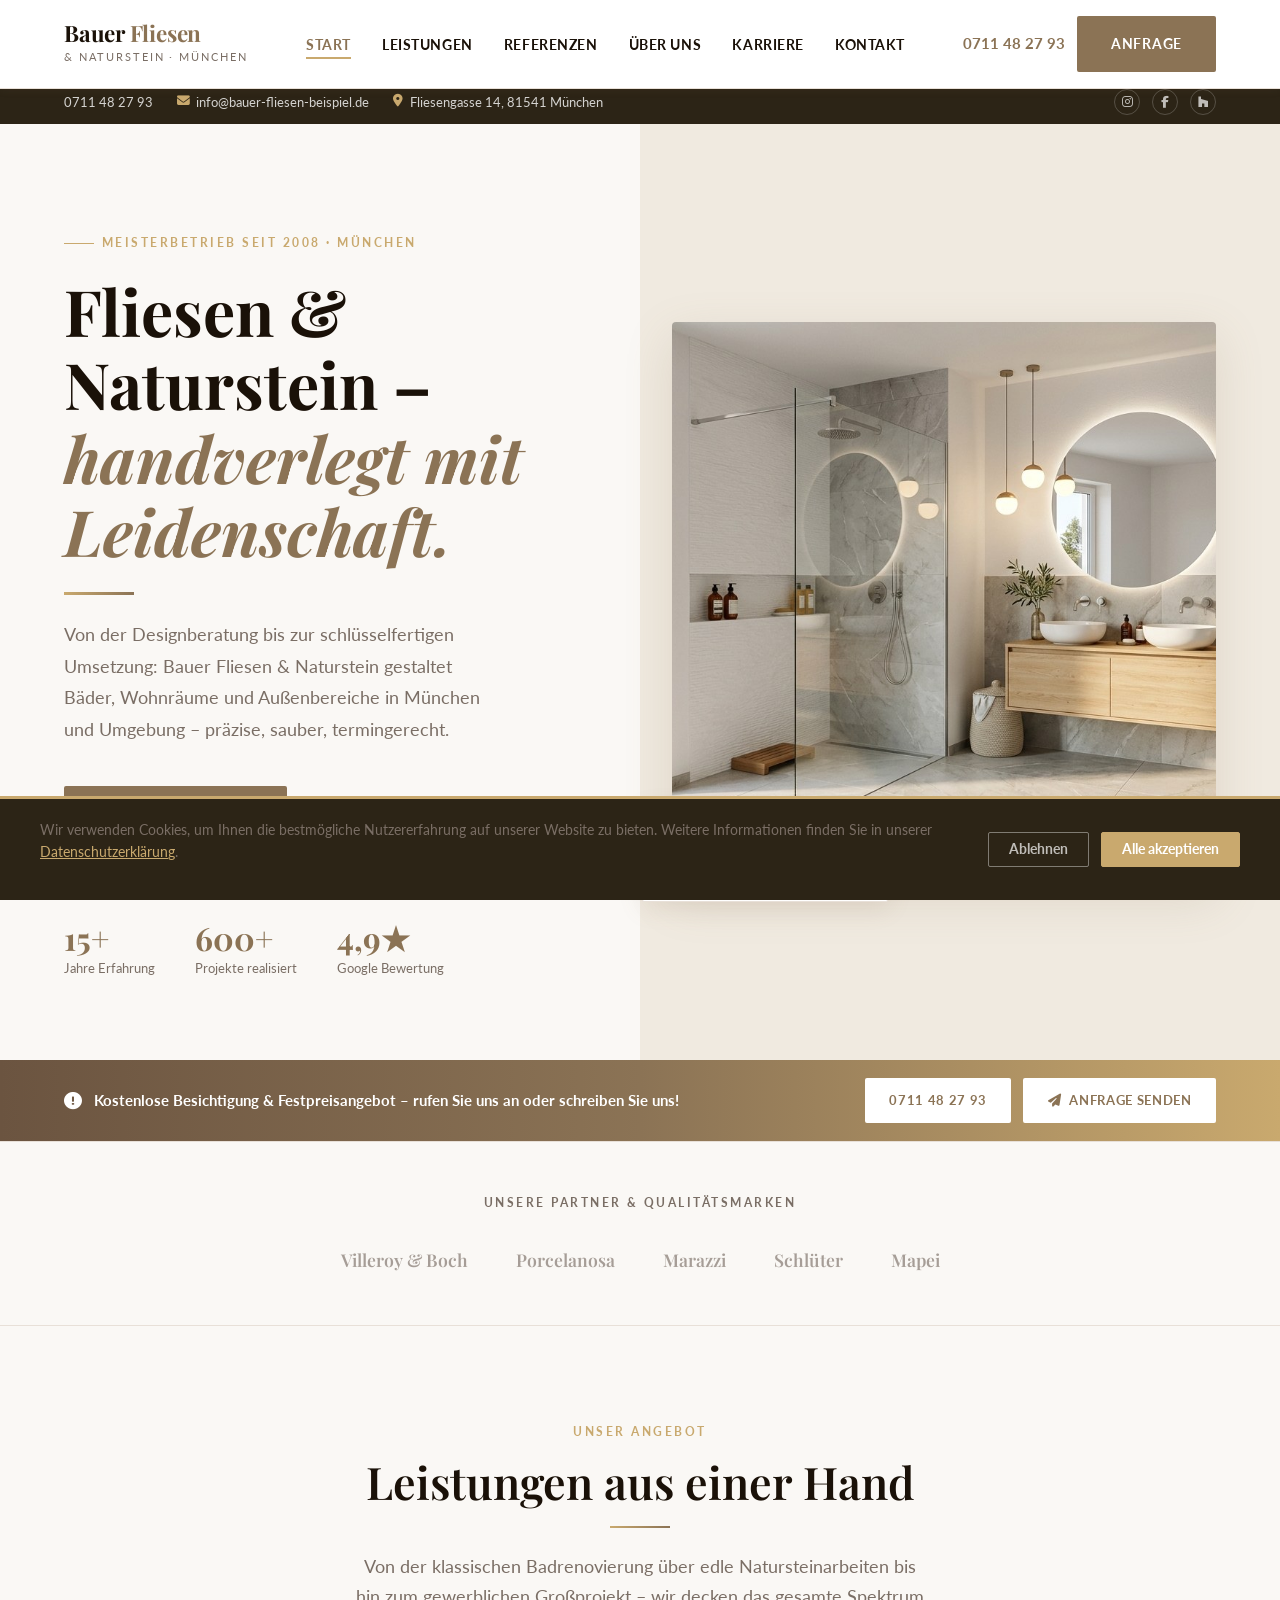
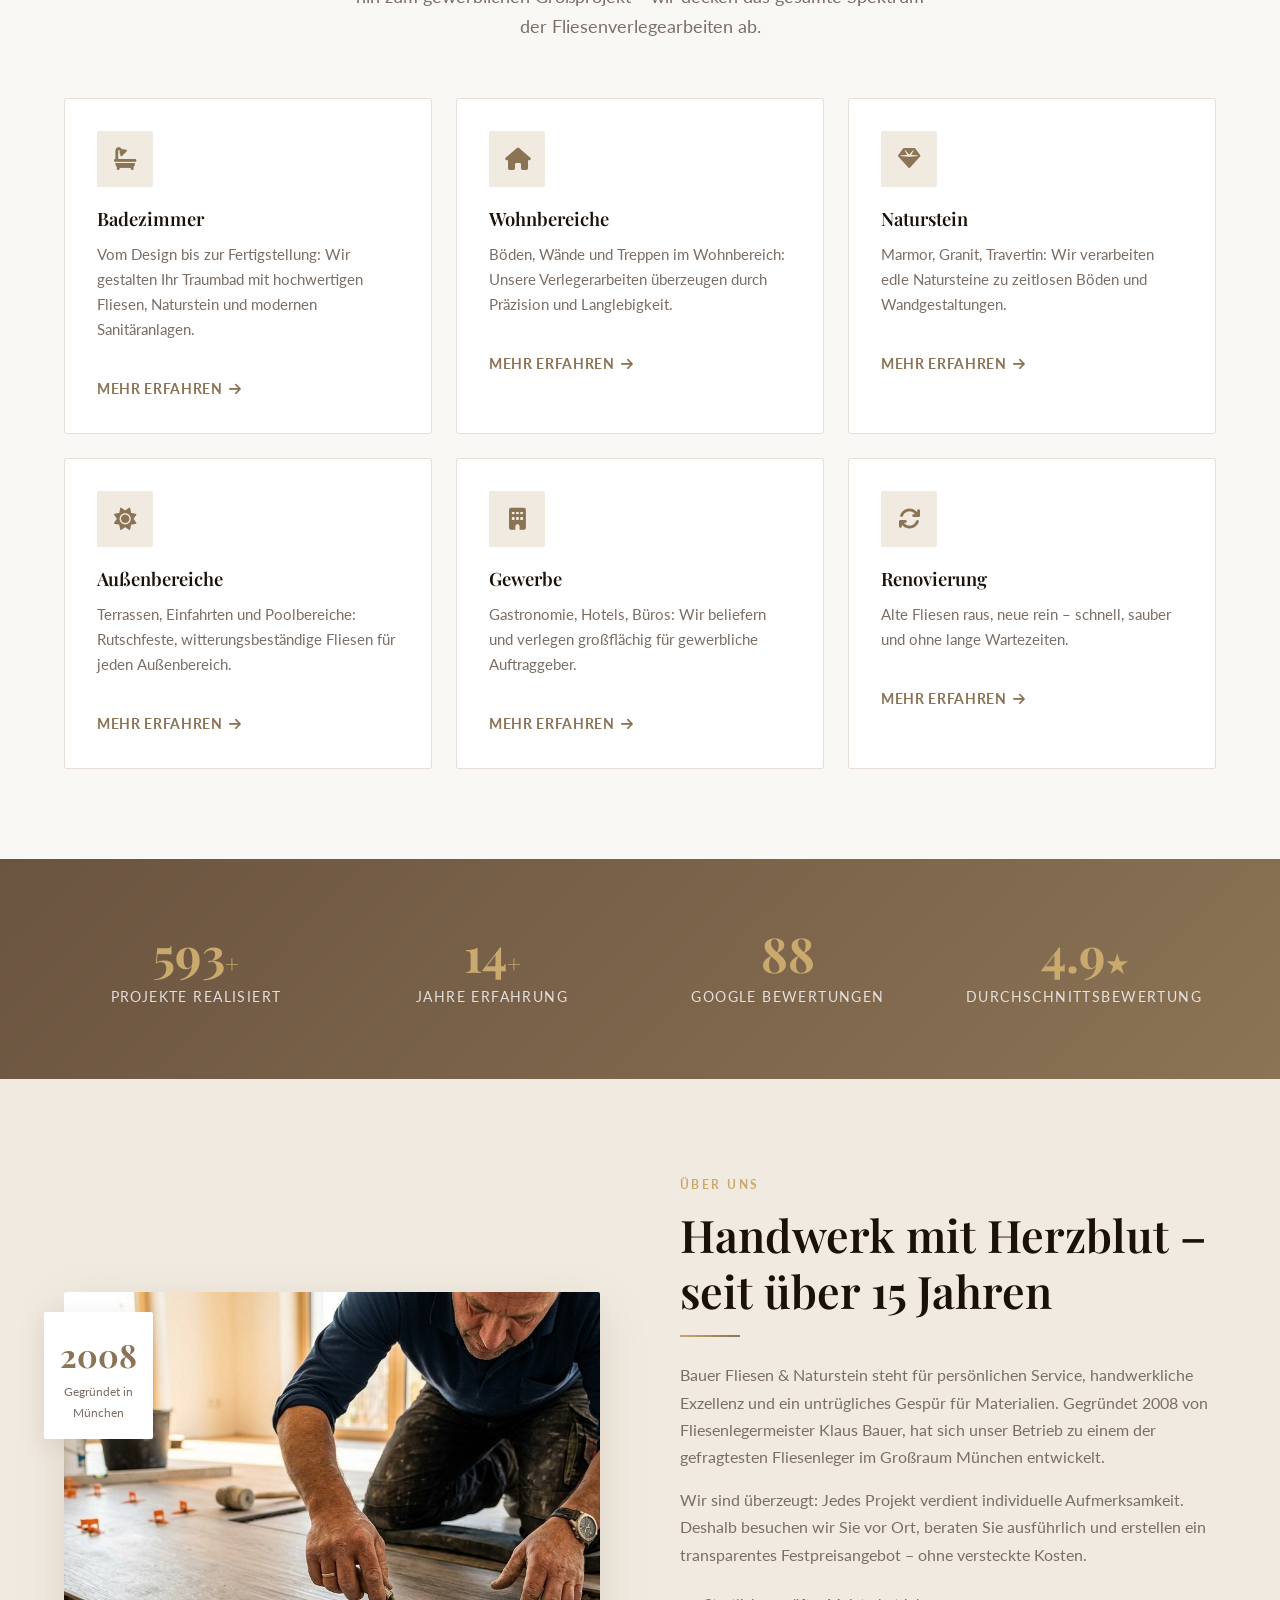
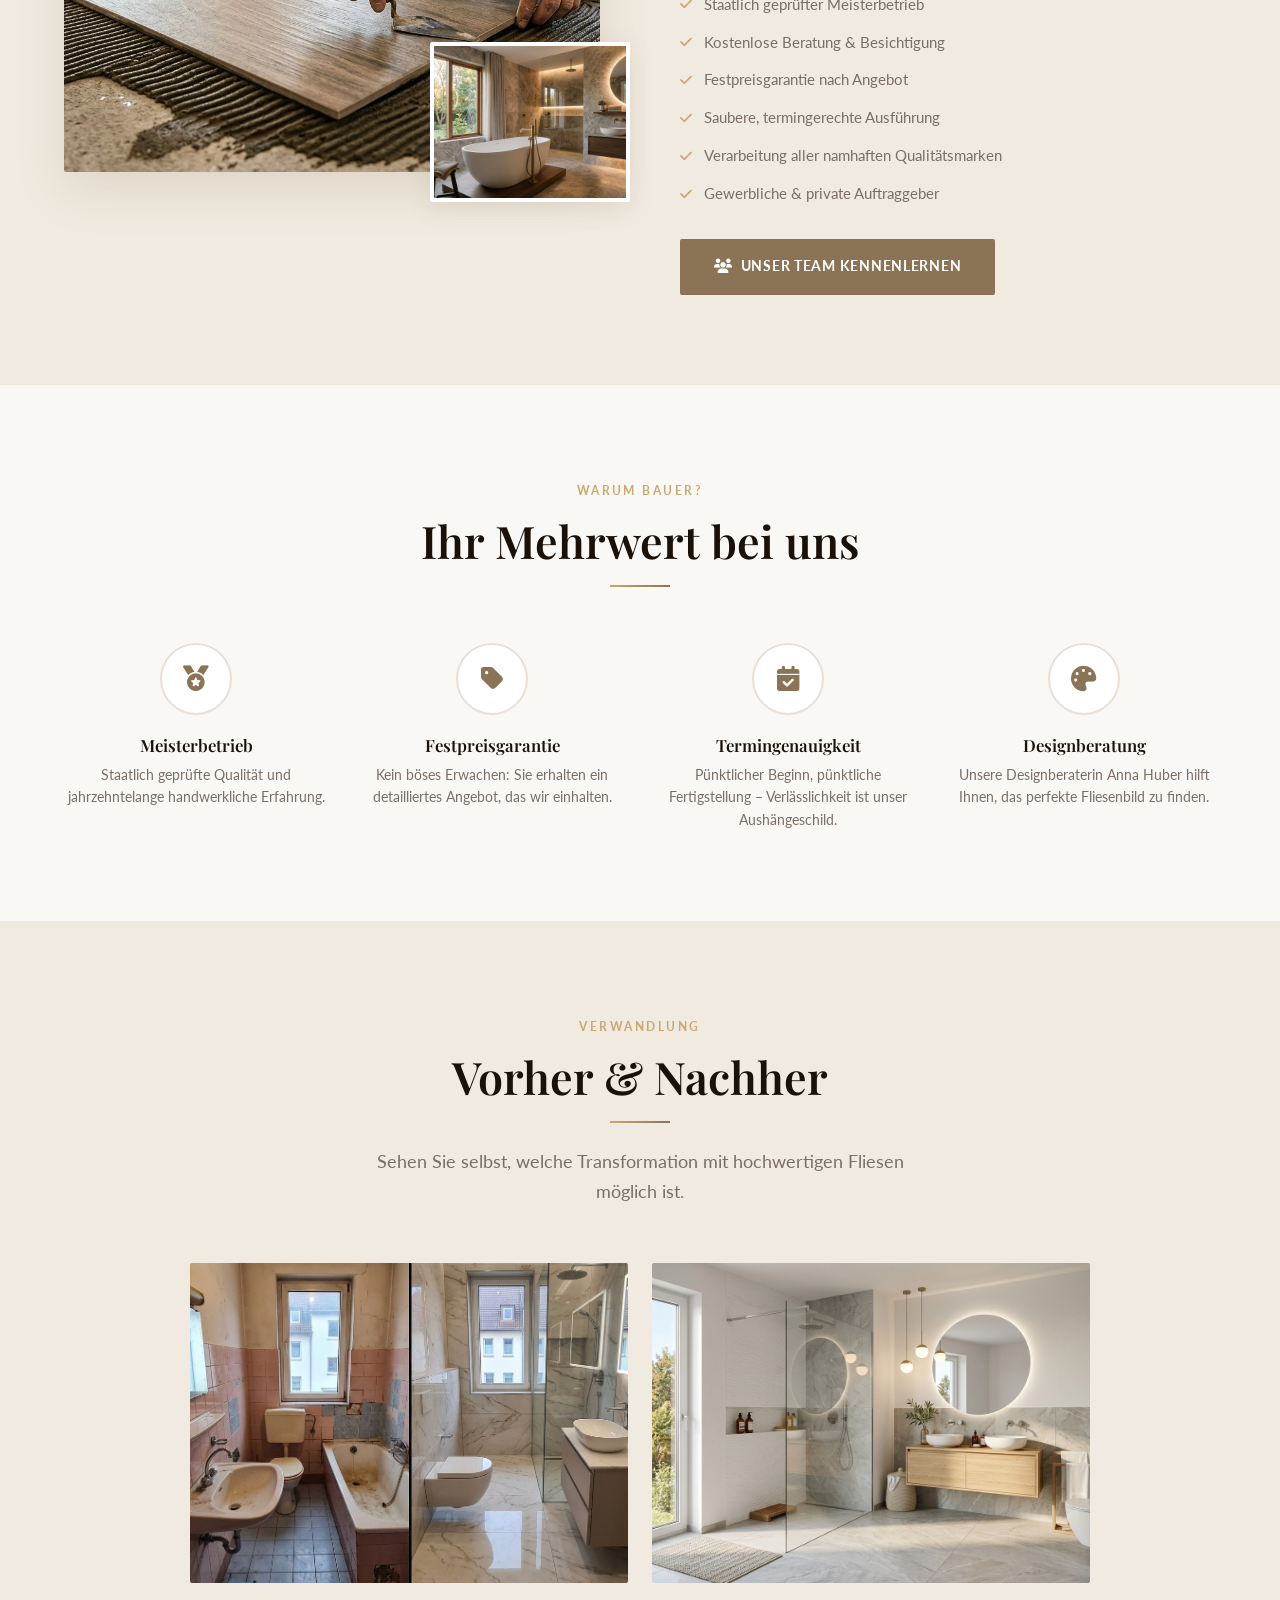
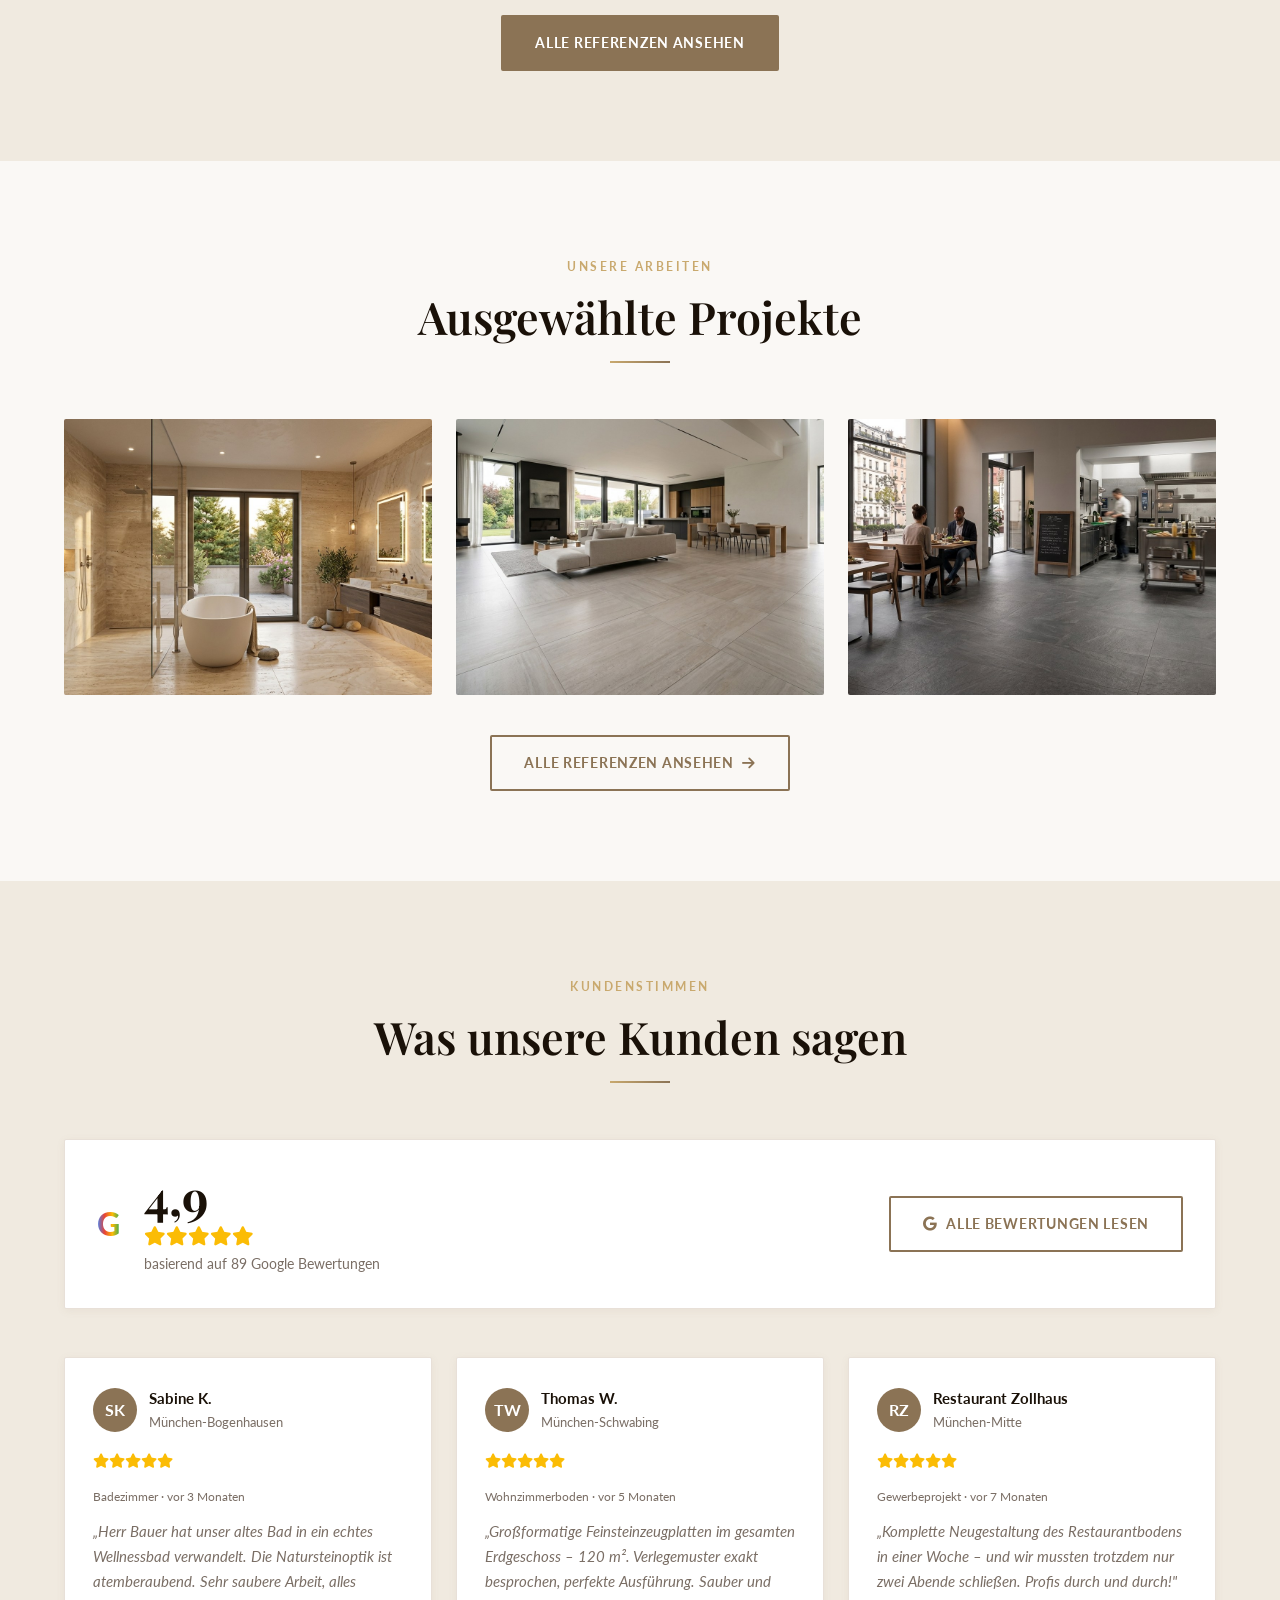
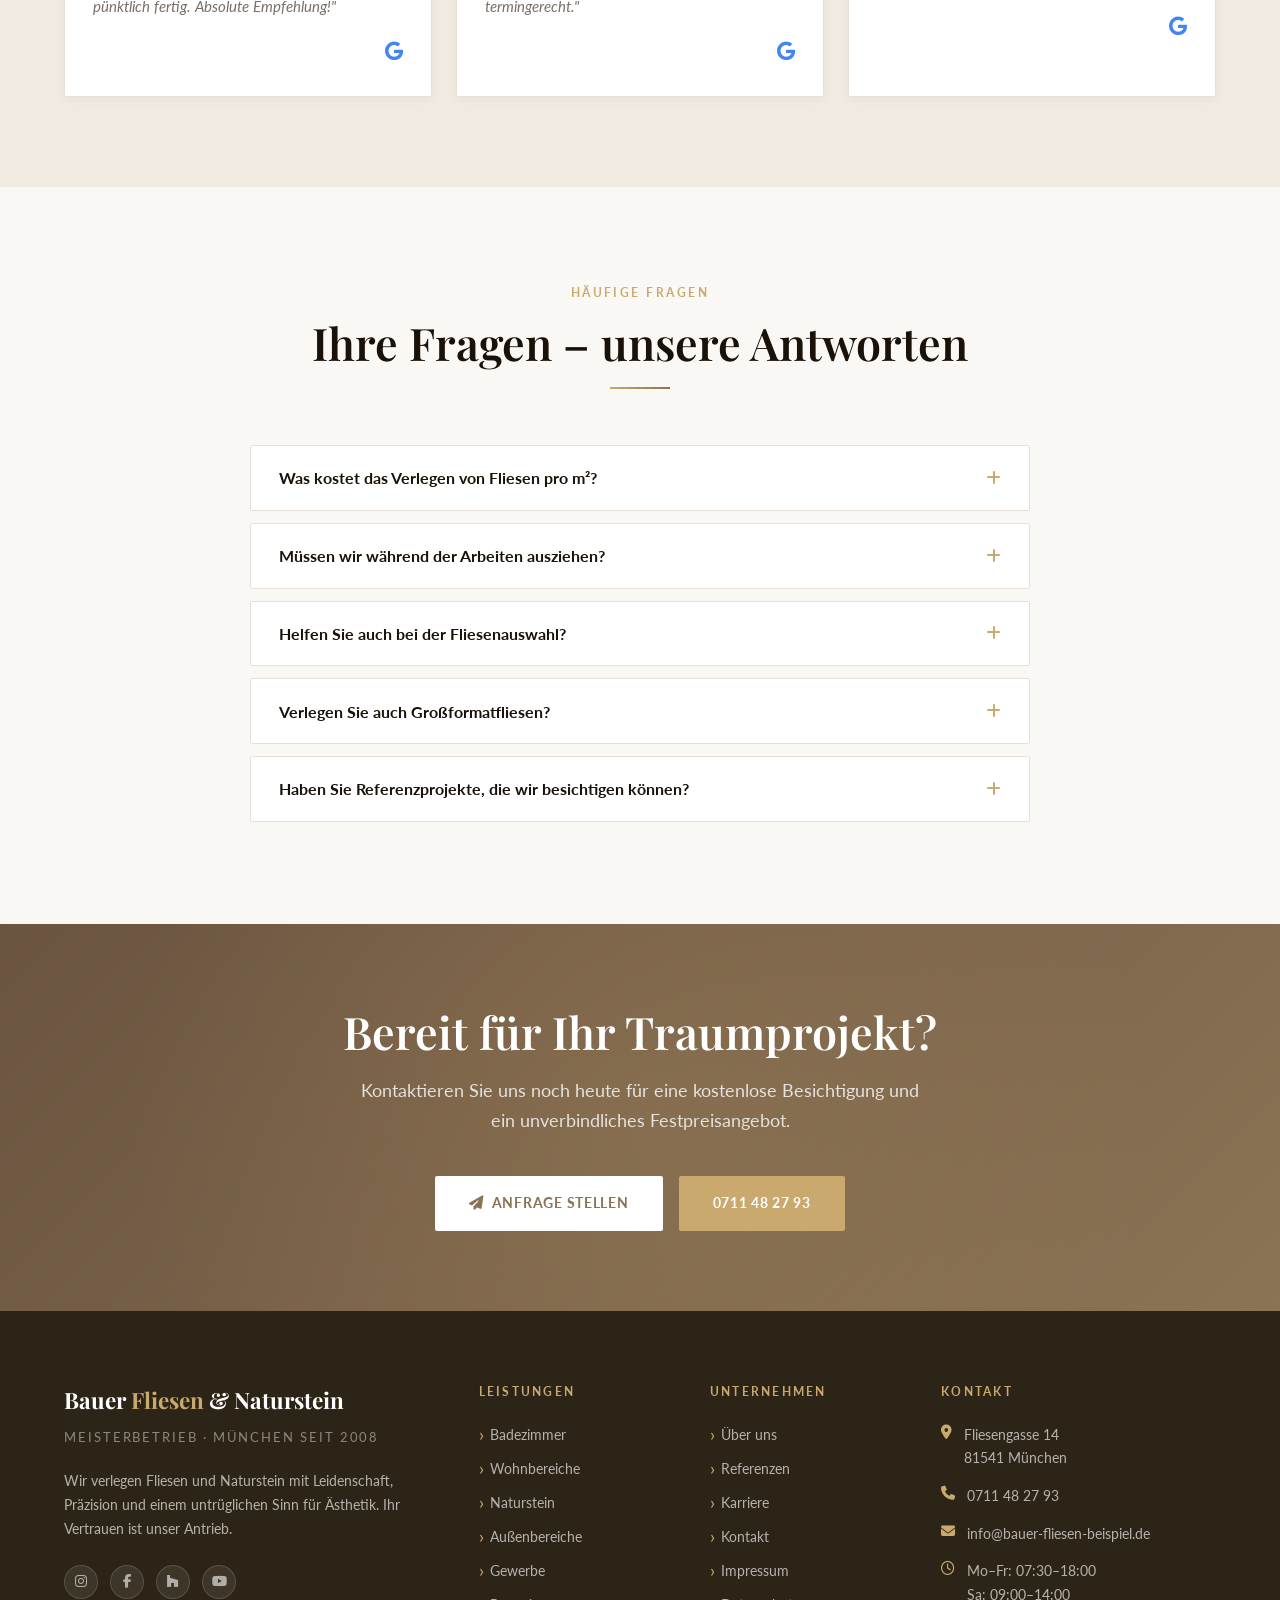
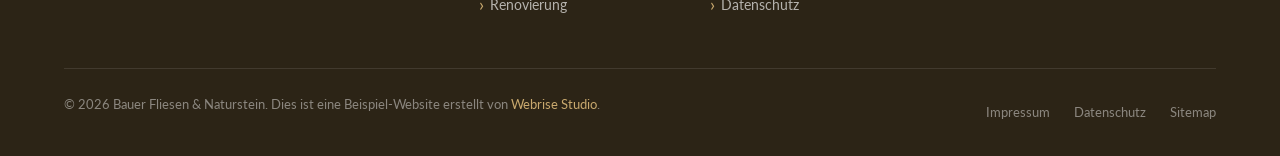
<file: index.html>
<!DOCTYPE html>
<html lang="de">
<head>
  <meta charset="UTF-8">
  <meta name="viewport" content="width=device-width, initial-scale=1.0">
  <title>Bauer Fliesen & Naturstein – Fliesenleger München | Qualität seit 2008</title>
  <meta name="description" content="Ihr Fliesenleger in München: Bauer Fliesen & Naturstein – Badezimmer, Naturstein, Außenbereiche und Gewerbe. Meisterbetrieb seit 2008. Jetzt kostenloses Angebot anfordern.">
  <meta name="keywords" content="Fliesenleger München, Fliesen verlegen München, Badezimmer Fliesen, Naturstein München, Fliesenlegermeister">
  <meta name="robots" content="index, follow">
  <link rel="canonical" href="https://webrisestudiode.github.io/bauer-fliesen/index.html">

  <!-- Open Graph -->
  <meta property="og:type" content="website">
  <meta property="og:title" content="Bauer Fliesen & Naturstein – Fliesenleger München">
  <meta property="og:description" content="Meisterbetrieb für Fliesen & Naturstein in München. Badezimmer, Wohnbereiche, Außenanlagen & Gewerbe. Seit 2008.">
  <meta property="og:image" content="Bilder/badezimmer.jpg">
  <meta property="og:url" content="https://webrisestudiode.github.io/bauer-fliesen/index.html">
  <meta property="og:site_name" content="Bauer Fliesen & Naturstein">
  <meta property="og:locale" content="de_DE">

  <!-- Favicon -->
  <link rel="icon" type="image/png" href="favicon.png">
  <link rel="apple-touch-icon" href="favicon.png">

  <!-- Preconnect -->
  <link rel="preconnect" href="https://fonts.googleapis.com">
  <link rel="preconnect" href="https://fonts.gstatic.com" crossorigin>
  <link rel="preconnect" href="https://images.unsplash.com">
  <link rel="preconnect" href="https://cdnjs.cloudflare.com">

  <!-- Google Fonts -->
  <link href="https://fonts.googleapis.com/css2?family=Playfair+Display:ital,wght@0,400;0,500;0,600;0,700;1,400;1,600&family=Lato:wght@300;400;700;900&display=swap" rel="stylesheet">

  <!-- Font Awesome -->
  <link rel="stylesheet" href="https://cdnjs.cloudflare.com/ajax/libs/font-awesome/6.4.0/css/all.min.css">

  <!-- Stylesheet -->
  <link rel="stylesheet" href="css/style.css">

  <!-- Schema.org JSON-LD -->
  <script type="application/ld+json">
  {
    "@context": "https://schema.org",
    "@type": "HomeAndConstructionBusiness",
    "name": "Bauer Fliesen & Naturstein",
    "url": "https://webrisestudiode.github.io/bauer-fliesen/",
    "logo": "https://webrisestudiode.github.io/bauer-fliesen/favicon-32x32.png",
    "description": "Ihr Fliesenlegermeister in München – Badezimmer, Naturstein, Wohnbereiche, Außenanlagen und Gewerbe. Meisterbetrieb seit 2008.",
    "telephone": "+49-89-456789",
    "email": "info@bauer-fliesen-beispiel.de",
    "foundingDate": "2008",
    "address": {
      "@type": "PostalAddress",
      "streetAddress": "Fliesengasse 14",
      "addressLocality": "München",
      "postalCode": "81541",
      "addressCountry": "DE"
    },
    "geo": {
      "@type": "GeoCoordinates",
      "latitude": 48.1351,
      "longitude": 11.5820
    },
    "openingHoursSpecification": [
      {
        "@type": "OpeningHoursSpecification",
        "dayOfWeek": ["Monday","Tuesday","Wednesday","Thursday","Friday"],
        "opens": "07:30",
        "closes": "18:00"
      },
      {
        "@type": "OpeningHoursSpecification",
        "dayOfWeek": "Saturday",
        "opens": "09:00",
        "closes": "14:00"
      }
    ],
    "aggregateRating": {
      "@type": "AggregateRating",
      "ratingValue": "4.9",
      "reviewCount": "89",
      "bestRating": "5"
    },
    "sameAs": [
      "https://www.instagram.com/bauer-fliesen-beispiel",
      "https://www.facebook.com/bauer-fliesen-beispiel"
    ]
  }
  </script>
</head>
<body>

<!-- Personalized Banner -->
<div id="personalized-banner" style="display:none;position:fixed;top:0;left:0;right:0;width:100%; background:linear-gradient(90deg,#6B5440,#8B7355); color:white; text-align:center; padding:10px 20px; font-size:0.9rem; font-weight:600; z-index:9999; border-bottom:3px solid #C9A96E;">
  <i class="fa-solid fa-brush" style="margin-right:8px; color:#C9A96E;"></i>
  Guten Tag Herr <span id="banner-name" style="font-weight:800;"></span> – so könnte Ihre Website aussehen &nbsp;·&nbsp; Alle Inhalte sind Beispieldaten
  <a href="https://webrisestudio.de/kontakt.html" target="_blank" style="color:#C9A96E;text-decoration:underline;font-weight:700;">Website anfragen →</a>
</div>
<script>
(function(){var p=new URLSearchParams(window.location.search);var f=p.get('firma'),n=p.get('name'),s=p.get('stadt'),t=p.get('telefon');if(f)sessionStorage.setItem('ws_firma',f);if(n)sessionStorage.setItem('ws_name',n);if(s)sessionStorage.setItem('ws_stadt',s);if(t)sessionStorage.setItem('ws_telefon',t);var name=sessionStorage.getItem('ws_name');if(name){var b=document.getElementById('personalized-banner'),el=document.getElementById('banner-name');if(b&&el){el.textContent=name;b.style.display='block';document.documentElement.appendChild(b);var h=b.offsetHeight||44;var sp=document.getElementById('ws-banner-spacer');if(sp)sp.style.height=h+'px';}}})();
</script>
<div id="ws-banner-spacer" style="height:0;overflow:hidden;"></div>

<!-- Top Bar -->
<div class="top-bar">
  <div class="container">
    <div class="top-bar__inner">
      <div class="top-bar__contact">
        <a href="tel:089456789"><i class="fa-solid fa-phone"></i> 089 456789</a>
        <a href="mailto:info@bauer-fliesen-beispiel.de"><i class="fa-solid fa-envelope"></i> info@bauer-fliesen-beispiel.de</a>
        <span><i class="fa-solid fa-location-dot"></i> Fliesengasse 14, 81541 München</span>
      </div>
      <div class="top-bar__social">
        <a href="#" aria-label="Instagram"><i class="fa-brands fa-instagram"></i></a>
        <a href="#" aria-label="Facebook"><i class="fa-brands fa-facebook-f"></i></a>
        <a href="#" aria-label="Houzz"><i class="fa-brands fa-houzz"></i></a>
      </div>
    </div>
  </div>
</div>

<!-- Navigation -->
<nav class="navbar" role="navigation" aria-label="Hauptnavigation">
  <div class="navbar__inner">
    <a href="index.html" class="navbar__logo" aria-label="Bauer Fliesen & Naturstein – Startseite">
      <span class="navbar__logo-name">Bauer <span>Fliesen</span></span>
      <span class="navbar__logo-tagline">& Naturstein · München</span>
    </a>
    <button class="navbar__toggle" aria-label="Menü öffnen" aria-expanded="false">
      <span></span><span></span><span></span>
    </button>
    <ul class="navbar__nav" role="list">
      <li><a href="index.html" class="active">Start</a></li>
      <li><a href="leistungen.html">Leistungen</a></li>
      <li><a href="referenzen.html">Referenzen</a></li>
      <li><a href="ueber-uns.html">Über uns</a></li>
      <li><a href="karriere.html">Karriere</a></li>
      <li><a href="kontakt.html">Kontakt</a></li>
    </ul>
    <div class="navbar__cta">
      <a href="tel:089456789" class="navbar__phone"><i class="fa-solid fa-phone"></i> 089 456789</a>
      <a href="kontakt.html" class="btn btn--primary">Anfrage</a>
    </div>
  </div>
</nav>

<!-- Hero Section -->
<section class="hero" aria-label="Herzlich willkommen">
  <div class="hero__inner">
    <div class="hero__content">
      <span class="hero__label">Meisterbetrieb seit 2008 · München</span>
      <h1 class="hero__title">
        Fliesen & Naturstein –<br>
        <em>handverlegt mit Leidenschaft.</em>
      </h1>
      <div class="hero__gold-line"></div>
      <p class="hero__subtitle">
        Von der Designberatung bis zur schlüsselfertigen Umsetzung: Bauer Fliesen & Naturstein gestaltet Bäder, Wohnräume und Außenbereiche in München und Umgebung – präzise, sauber, termingerecht.
      </p>
      <div class="hero__actions">
        <a href="kontakt.html" class="btn btn--primary">
          <i class="fa-solid fa-comments"></i> Jetzt anfragen
        </a>
        <a href="tel:089456789" class="hero__phone-link">
          <i class="fa-solid fa-phone"></i> 089 456789
        </a>
      </div>
      <div class="hero__stats">
        <div>
          <div class="hero__stat-number">15+</div>
          <div class="hero__stat-label">Jahre Erfahrung</div>
        </div>
        <div>
          <div class="hero__stat-number">600+</div>
          <div class="hero__stat-label">Projekte realisiert</div>
        </div>
        <div>
          <div class="hero__stat-number">4,9★</div>
          <div class="hero__stat-label">Google Bewertung</div>
        </div>
      </div>
    </div>
    <div class="hero__image">
      <div class="hero__img-wrapper">
        <img
          src="Bilder/badezimmer.jpg"
          alt="Hochwertiges Badezimmer mit Natursteinfliesen – Bauer Fliesen & Naturstein München"
          width="600" height="560"
          fetchpriority="high"
        >
      </div>
      <div class="hero__badge">
        <div class="hero__badge-icon"><i class="fa-solid fa-award"></i></div>
        <div class="hero__badge-text">
          <strong>Meisterbetrieb</strong>
          <span>Staatl. geprüft & zertifiziert</span>
        </div>
      </div>
    </div>
  </div>
</section>

<!-- Contact Banner -->
<div class="contact-banner">
  <div class="container">
    <div class="contact-banner__inner">
      <div class="contact-banner__text">
        <i class="fa-solid fa-circle-exclamation"></i>
        <span>Kostenlose Besichtigung & Festpreisangebot – rufen Sie uns an oder schreiben Sie uns!</span>
      </div>
      <div class="contact-banner__actions">
        <a href="tel:089456789" class="btn btn--white"><i class="fa-solid fa-phone"></i> 089 456789</a>
        <a href="kontakt.html" class="btn btn--white"><i class="fa-solid fa-paper-plane"></i> Anfrage senden</a>
      </div>
    </div>
  </div>
</div>

<!-- Brands Section -->
<div class="brands-section">
  <div class="container">
    <p class="brands-label">Unsere Partner & Qualitätsmarken</p>
    <div class="brands-grid">
      <span class="brand-item">Villeroy &amp; Boch</span>
      <span class="brand-item">Porcelanosa</span>
      <span class="brand-item">Marazzi</span>
      <span class="brand-item">Schlüter</span>
      <span class="brand-item">Mapei</span>
    </div>
  </div>
</div>

<!-- Services Section -->
<section class="section" id="leistungen" aria-labelledby="services-title">
  <div class="container">
    <div class="section__header section__header--center">
      <span class="section__label">Unser Angebot</span>
      <h2 class="section__title" id="services-title">Leistungen aus einer Hand</h2>
      <span class="gold-line gold-line--center"></span>
      <p class="section__subtitle">Von der klassischen Badrenovierung über edle Natursteinarbeiten bis hin zum gewerblichen Großprojekt – wir decken das gesamte Spektrum der Fliesenverlegearbeiten ab.</p>
    </div>
    <div class="cards-grid">
      <div class="card animate-on-scroll">
        <div class="card__icon"><i class="fa-solid fa-bath"></i></div>
        <h3 class="card__title">Badezimmer</h3>
        <p class="card__text">Vom Design bis zur Fertigstellung: Wir gestalten Ihr Traumbad mit hochwertigen Fliesen, Naturstein und modernen Sanitäranlagen.</p>
        <a href="leistungen.html#badezimmer" class="card__link">Mehr erfahren <i class="fa-solid fa-arrow-right"></i></a>
      </div>
      <div class="card animate-on-scroll">
        <div class="card__icon"><i class="fa-solid fa-house"></i></div>
        <h3 class="card__title">Wohnbereiche</h3>
        <p class="card__text">Böden, Wände und Treppen im Wohnbereich: Unsere Verlegerarbeiten überzeugen durch Präzision und Langlebigkeit.</p>
        <a href="leistungen.html#wohnbereiche" class="card__link">Mehr erfahren <i class="fa-solid fa-arrow-right"></i></a>
      </div>
      <div class="card animate-on-scroll">
        <div class="card__icon"><i class="fa-solid fa-gem"></i></div>
        <h3 class="card__title">Naturstein</h3>
        <p class="card__text">Marmor, Granit, Travertin: Wir verarbeiten edle Natursteine zu zeitlosen Böden und Wandgestaltungen.</p>
        <a href="leistungen.html#naturstein" class="card__link">Mehr erfahren <i class="fa-solid fa-arrow-right"></i></a>
      </div>
      <div class="card animate-on-scroll">
        <div class="card__icon"><i class="fa-solid fa-sun"></i></div>
        <h3 class="card__title">Außenbereiche</h3>
        <p class="card__text">Terrassen, Einfahrten und Poolbereiche: Rutschfeste, witterungsbeständige Fliesen für jeden Außenbereich.</p>
        <a href="leistungen.html#aussenbereiche" class="card__link">Mehr erfahren <i class="fa-solid fa-arrow-right"></i></a>
      </div>
      <div class="card animate-on-scroll">
        <div class="card__icon"><i class="fa-solid fa-building"></i></div>
        <h3 class="card__title">Gewerbe</h3>
        <p class="card__text">Gastronomie, Hotels, Büros: Wir beliefern und verlegen großflächig für gewerbliche Auftraggeber.</p>
        <a href="leistungen.html#gewerbe" class="card__link">Mehr erfahren <i class="fa-solid fa-arrow-right"></i></a>
      </div>
      <div class="card animate-on-scroll">
        <div class="card__icon"><i class="fa-solid fa-arrows-rotate"></i></div>
        <h3 class="card__title">Renovierung</h3>
        <p class="card__text">Alte Fliesen raus, neue rein – schnell, sauber und ohne lange Wartezeiten.</p>
        <a href="leistungen.html#renovierung" class="card__link">Mehr erfahren <i class="fa-solid fa-arrow-right"></i></a>
      </div>
    </div>
  </div>
</section>

<!-- Stats Section -->
<div class="stats-section" aria-label="Zahlen und Fakten">
  <div class="container">
    <div class="stats-grid">
      <div class="stat-item animate-on-scroll">
        <div class="stat-item__number"><span class="counter" data-target="600">0</span><span class="stat-item__suffix">+</span></div>
        <div class="stat-item__label">Projekte realisiert</div>
      </div>
      <div class="stat-item animate-on-scroll">
        <div class="stat-item__number"><span class="counter" data-target="15">0</span><span class="stat-item__suffix">+</span></div>
        <div class="stat-item__label">Jahre Erfahrung</div>
      </div>
      <div class="stat-item animate-on-scroll">
        <div class="stat-item__number"><span class="counter" data-target="89">0</span></div>
        <div class="stat-item__label">Google Bewertungen</div>
      </div>
      <div class="stat-item animate-on-scroll">
        <div class="stat-item__number"><span class="counter" data-target="4.9" data-decimal="true">0</span><span class="stat-item__suffix">★</span></div>
        <div class="stat-item__label">Durchschnittsbewertung</div>
      </div>
    </div>
  </div>
</div>

<!-- About Split Section -->
<section class="section section--alt" aria-labelledby="about-title">
  <div class="container">
    <div class="split-section">
      <div class="split-section__image animate-on-scroll">
        <img
          src="Bilder/ueber-uns-gross.jpg"
          alt="Klaus Bauer, Fliesenlegermeister bei der Arbeit"
          class="split-section__img-main"
          width="580" height="480"
          loading="lazy"
        >
        <div class="split-section__badges">
          <div class="split-section__badges-number">2008</div>
          <div class="split-section__badges-label">Gegründet in<br>München</div>
        </div>
        <img
          src="Bilder/ueber-uns-klein.jpg"
          alt="Detailaufnahme Fliesenverlegearbeit"
          class="split-section__img-accent"
          width="200" height="160"
          loading="lazy"
        >
      </div>
      <div class="animate-on-scroll">
        <span class="section__label">Über uns</span>
        <h2 id="about-title">Handwerk mit Herzblut – seit über 15 Jahren</h2>
        <span class="gold-line"></span>
        <p>Bauer Fliesen & Naturstein steht für persönlichen Service, handwerkliche Exzellenz und ein untrügliches Gespür für Materialien. Gegründet 2008 von Fliesenlegermeister Klaus Bauer, hat sich unser Betrieb zu einem der gefragtesten Fliesenleger im Großraum München entwickelt.</p>
        <p>Wir sind überzeugt: Jedes Projekt verdient individuelle Aufmerksamkeit. Deshalb besuchen wir Sie vor Ort, beraten Sie ausführlich und erstellen ein transparentes Festpreisangebot – ohne versteckte Kosten.</p>
        <ul class="checklist">
          <li>Staatlich geprüfter Meisterbetrieb</li>
          <li>Kostenlose Beratung & Besichtigung</li>
          <li>Festpreisgarantie nach Angebot</li>
          <li>Saubere, termingerechte Ausführung</li>
          <li>Verarbeitung aller namhaften Qualitätsmarken</li>
          <li>Gewerbliche & private Auftraggeber</li>
        </ul>
        <a href="ueber-uns.html" class="btn btn--primary" style="margin-top:2rem;">
          <i class="fa-solid fa-users"></i> Unser Team kennenlernen
        </a>
      </div>
    </div>
  </div>
</section>

<!-- Features Section -->
<section class="section" aria-labelledby="features-title">
  <div class="container">
    <div class="section__header section__header--center">
      <span class="section__label">Warum Bauer?</span>
      <h2 id="features-title" class="section__title">Ihr Mehrwert bei uns</h2>
      <span class="gold-line gold-line--center"></span>
    </div>
    <div class="features-grid">
      <div class="feature animate-on-scroll">
        <div class="feature__icon"><i class="fa-solid fa-medal"></i></div>
        <h3 class="feature__title">Meisterbetrieb</h3>
        <p class="feature__text">Staatlich geprüfte Qualität und jahrzehntelange handwerkliche Erfahrung.</p>
      </div>
      <div class="feature animate-on-scroll">
        <div class="feature__icon"><i class="fa-solid fa-tag"></i></div>
        <h3 class="feature__title">Festpreisgarantie</h3>
        <p class="feature__text">Kein böses Erwachen: Sie erhalten ein detailliertes Angebot, das wir einhalten.</p>
      </div>
      <div class="feature animate-on-scroll">
        <div class="feature__icon"><i class="fa-solid fa-calendar-check"></i></div>
        <h3 class="feature__title">Termingenauigkeit</h3>
        <p class="feature__text">Pünktlicher Beginn, pünktliche Fertigstellung – Verlässlichkeit ist unser Aushängeschild.</p>
      </div>
      <div class="feature animate-on-scroll">
        <div class="feature__icon"><i class="fa-solid fa-palette"></i></div>
        <h3 class="feature__title">Designberatung</h3>
        <p class="feature__text">Unsere Designberaterin Anna Huber hilft Ihnen, das perfekte Fliesenbild zu finden.</p>
      </div>
    </div>
  </div>
</section>

<!-- Before / After Section -->
<section class="section section--alt" aria-labelledby="ba-title">
  <div class="container">
    <div class="section__header section__header--center">
      <span class="section__label">Verwandlung</span>
      <h2 id="ba-title" class="section__title">Vorher & Nachher</h2>
      <span class="gold-line gold-line--center"></span>
      <p class="section__subtitle">Sehen Sie selbst, welche Transformation mit hochwertigen Fliesen möglich ist.</p>
    </div>
    <div class="before-after">
      <div class="before-after__item animate-on-scroll">
        <img
          src="Bilder/vorher-nachher.jpg"
          alt="Badezimmer vor der Renovierung – alte Fliesen"
          width="450" height="320"
          loading="lazy"
        >
      </div>
      <div class="before-after__item animate-on-scroll">
        <img
          src="Bilder/badezimmer.jpg"
          alt="Badezimmer nach der Renovierung – moderne Natursteinfliesen"
          width="450" height="320"
          loading="lazy"
        >
      </div>
    </div>
    <p class="text-center" style="margin-top:2rem;">
      <a href="referenzen.html" class="btn btn--primary">Alle Referenzen ansehen</a>
    </p>
  </div>
</section>

<!-- Projects Preview -->
<section class="section" aria-labelledby="projects-title">
  <div class="container">
    <div class="section__header section__header--center">
      <span class="section__label">Unsere Arbeiten</span>
      <h2 id="projects-title" class="section__title">Ausgewählte Projekte</h2>
      <span class="gold-line gold-line--center"></span>
    </div>
    <div class="projects-grid">
      <div class="project-card animate-on-scroll">
        <img
          src="Bilder/designbad-naturstein.jpg"
          alt="Designbad Naturstein, München-Bogenhausen"
          width="400" height="300"
          loading="lazy"
        >
        <div class="project-card__overlay">
          <h4 class="project-card__title">Designbad Naturstein</h4>
          <span class="project-card__location"><i class="fa-solid fa-location-dot"></i> München-Bogenhausen</span>
        </div>
      </div>
      <div class="project-card animate-on-scroll">
        <img
          src="Bilder/grossformat-wohnboden.jpg"
          alt="Großformat-Wohnboden 120m², München-Schwabing"
          width="400" height="300"
          loading="lazy"
        >
        <div class="project-card__overlay">
          <h4 class="project-card__title">Großformat-Wohnboden 120 m²</h4>
          <span class="project-card__location"><i class="fa-solid fa-location-dot"></i> München-Schwabing</span>
        </div>
      </div>
      <div class="project-card animate-on-scroll">
        <img
          src="Bilder/restaurant-boden.jpg"
          alt="Restaurant-Boden Feinsteinzeug, München-Mitte"
          width="400" height="300"
          loading="lazy"
        >
        <div class="project-card__overlay">
          <h4 class="project-card__title">Restaurant-Boden Feinsteinzeug</h4>
          <span class="project-card__location"><i class="fa-solid fa-location-dot"></i> München-Mitte</span>
        </div>
      </div>
    </div>
    <p class="text-center" style="margin-top:2.5rem;">
      <a href="referenzen.html" class="btn btn--outline">Alle Referenzen ansehen <i class="fa-solid fa-arrow-right"></i></a>
    </p>
  </div>
</section>

<!-- Google Bewertungen -->
<section class="section section--alt" aria-labelledby="reviews-title">
  <div class="container">
    <div class="section__header section__header--center">
      <span class="section__label">Kundenstimmen</span>
      <h2 id="reviews-title" class="section__title">Was unsere Kunden sagen</h2>
      <span class="gold-line gold-line--center"></span>
    </div>

    <div class="reviews-banner animate-on-scroll">
      <div class="reviews-banner__left">
        <div class="google-logo">G</div>
        <div>
          <div class="reviews-banner__score">4,9</div>
          <div class="reviews-banner__stars">
            <i class="fa-solid fa-star"></i><i class="fa-solid fa-star"></i><i class="fa-solid fa-star"></i><i class="fa-solid fa-star"></i><i class="fa-solid fa-star"></i>
          </div>
          <div class="reviews-banner__count">basierend auf 89 Google Bewertungen</div>
        </div>
      </div>
      <a href="https://google.com" target="_blank" rel="noopener" class="btn btn--outline">
        <i class="fa-brands fa-google"></i> Alle Bewertungen lesen
      </a>
    </div>

    <div class="reviews-grid">
      <div class="review-card animate-on-scroll">
        <div class="review-card__header">
          <div class="review-card__avatar">SK</div>
          <div>
            <div class="review-card__name">Sabine K.</div>
            <div class="review-card__location">München-Bogenhausen</div>
          </div>
        </div>
        <div class="review-card__stars">
          <i class="fa-solid fa-star"></i><i class="fa-solid fa-star"></i><i class="fa-solid fa-star"></i><i class="fa-solid fa-star"></i><i class="fa-solid fa-star"></i>
        </div>
        <div class="review-card__date">Badezimmer · vor 3 Monaten</div>
        <p class="review-card__text">„Herr Bauer hat unser altes Bad in ein echtes Wellnessbad verwandelt. Die Natursteinoptik ist atemberaubend. Sehr saubere Arbeit, alles pünktlich fertig. Absolute Empfehlung!"</p>
        <div class="review-card__google-icon"><i class="fa-brands fa-google"></i></div>
      </div>

      <div class="review-card animate-on-scroll">
        <div class="review-card__header">
          <div class="review-card__avatar">TW</div>
          <div>
            <div class="review-card__name">Thomas W.</div>
            <div class="review-card__location">München-Schwabing</div>
          </div>
        </div>
        <div class="review-card__stars">
          <i class="fa-solid fa-star"></i><i class="fa-solid fa-star"></i><i class="fa-solid fa-star"></i><i class="fa-solid fa-star"></i><i class="fa-solid fa-star"></i>
        </div>
        <div class="review-card__date">Wohnzimmerboden · vor 5 Monaten</div>
        <p class="review-card__text">„Großformatige Feinsteinzeugplatten im gesamten Erdgeschoss – 120 m². Verlegemuster exakt besprochen, perfekte Ausführung. Sauber und termingerecht."</p>
        <div class="review-card__google-icon"><i class="fa-brands fa-google"></i></div>
      </div>

      <div class="review-card animate-on-scroll">
        <div class="review-card__header">
          <div class="review-card__avatar">RZ</div>
          <div>
            <div class="review-card__name">Restaurant Zollhaus</div>
            <div class="review-card__location">München-Mitte</div>
          </div>
        </div>
        <div class="review-card__stars">
          <i class="fa-solid fa-star"></i><i class="fa-solid fa-star"></i><i class="fa-solid fa-star"></i><i class="fa-solid fa-star"></i><i class="fa-solid fa-star"></i>
        </div>
        <div class="review-card__date">Gewerbeprojekt · vor 7 Monaten</div>
        <p class="review-card__text">„Komplette Neugestaltung des Restaurantbodens in einer Woche – und wir mussten trotzdem nur zwei Abende schließen. Profis durch und durch!"</p>
        <div class="review-card__google-icon"><i class="fa-brands fa-google"></i></div>
      </div>
    </div>
  </div>
</section>

<!-- FAQ Section -->
<section class="section" aria-labelledby="faq-title">
  <div class="container">
    <div class="section__header section__header--center">
      <span class="section__label">Häufige Fragen</span>
      <h2 id="faq-title" class="section__title">Ihre Fragen – unsere Antworten</h2>
      <span class="gold-line gold-line--center"></span>
    </div>
    <div class="faq-list">
      <div class="faq-item animate-on-scroll">
        <button class="faq-question">Was kostet das Verlegen von Fliesen pro m²? <i class="fa-solid fa-plus"></i></button>
        <div class="faq-answer"><p>Die Verlegekosten liegen je nach Material und Muster zwischen 35–90 €/m². Naturstein und Großformat sind aufwändiger. Wir erstellen Ihnen ein genaues Festpreisangebot nach Besichtigung.</p></div>
      </div>
      <div class="faq-item animate-on-scroll">
        <button class="faq-question">Müssen wir während der Arbeiten ausziehen? <i class="fa-solid fa-plus"></i></button>
        <div class="faq-answer"><p>Nein. Wir arbeiten so, dass Sie stets Zugang zu wichtigen Bereichen haben. Bäder sanieren wir in der Regel in 5–8 Werktagen – inklusive Trockenphasen.</p></div>
      </div>
      <div class="faq-item animate-on-scroll">
        <button class="faq-question">Helfen Sie auch bei der Fliesenauswahl? <i class="fa-solid fa-plus"></i></button>
        <div class="faq-answer"><p>Absolut! Unsere Designberaterin Anna Huber berät Sie kostenlos bei der Auswahl von Fliesen, Naturstein und Verlegemustern – damit das Ergebnis genau Ihren Vorstellungen entspricht.</p></div>
      </div>
      <div class="faq-item animate-on-scroll">
        <button class="faq-question">Verlegen Sie auch Großformatfliesen? <i class="fa-solid fa-plus"></i></button>
        <div class="faq-answer"><p>Ja, das ist eine unserer Spezialitäten. Großformatige Fliesen ab 60×60 cm erfordern besondere Unterkonstruktionen und Präzision – genau das, was unser Geselle Florian mitbringt.</p></div>
      </div>
      <div class="faq-item animate-on-scroll">
        <button class="faq-question">Haben Sie Referenzprojekte, die wir besichtigen können? <i class="fa-solid fa-plus"></i></button>
        <div class="faq-answer"><p>Wir haben vereinzelt Kunden, die bereit sind, ihr Projekt zu zeigen. Sprechen Sie uns an – oder besuchen Sie unsere <a href="referenzen.html">Referenzgalerie online</a>.</p></div>
      </div>
    </div>
  </div>
</section>

<!-- CTA Section -->
<section class="cta-section" aria-labelledby="cta-title">
  <div class="container">
    <div class="cta-section__inner">
      <h2 class="cta-section__title" id="cta-title">Bereit für Ihr Traumprojekt?</h2>
      <p class="cta-section__text">Kontaktieren Sie uns noch heute für eine kostenlose Besichtigung und ein unverbindliches Festpreisangebot.</p>
      <div class="cta-section__actions">
        <a href="kontakt.html" class="btn btn--white">
          <i class="fa-solid fa-paper-plane"></i> Anfrage stellen
        </a>
        <a href="tel:089456789" class="btn btn--accent">
          <i class="fa-solid fa-phone"></i> 089 456789
        </a>
      </div>
    </div>
  </div>
</section>

<!-- Footer -->
<footer class="footer" role="contentinfo">
  <div class="container">
    <div class="footer__grid">
      <div>
        <div class="footer__logo-name">Bauer <span>Fliesen</span> & Naturstein</div>
        <div class="footer__tagline">Meisterbetrieb · München seit 2008</div>
        <p class="footer__about">Wir verlegen Fliesen und Naturstein mit Leidenschaft, Präzision und einem untrüglichen Sinn für Ästhetik. Ihr Vertrauen ist unser Antrieb.</p>
        <div class="footer__social">
          <a href="#" aria-label="Instagram"><i class="fa-brands fa-instagram"></i></a>
          <a href="#" aria-label="Facebook"><i class="fa-brands fa-facebook-f"></i></a>
          <a href="#" aria-label="Houzz"><i class="fa-brands fa-houzz"></i></a>
          <a href="#" aria-label="YouTube"><i class="fa-brands fa-youtube"></i></a>
        </div>
      </div>
      <div>
        <div class="footer__heading">Leistungen</div>
        <ul class="footer__links">
          <li><a href="leistungen.html#badezimmer">Badezimmer</a></li>
          <li><a href="leistungen.html#wohnbereiche">Wohnbereiche</a></li>
          <li><a href="leistungen.html#naturstein">Naturstein</a></li>
          <li><a href="leistungen.html#aussenbereiche">Außenbereiche</a></li>
          <li><a href="leistungen.html#gewerbe">Gewerbe</a></li>
          <li><a href="leistungen.html#renovierung">Renovierung</a></li>
        </ul>
      </div>
      <div>
        <div class="footer__heading">Unternehmen</div>
        <ul class="footer__links">
          <li><a href="ueber-uns.html">Über uns</a></li>
          <li><a href="referenzen.html">Referenzen</a></li>
          <li><a href="karriere.html">Karriere</a></li>
          <li><a href="kontakt.html">Kontakt</a></li>
          <li><a href="impressum.html">Impressum</a></li>
          <li><a href="datenschutz.html">Datenschutz</a></li>
        </ul>
      </div>
      <div>
        <div class="footer__heading">Kontakt</div>
        <div class="footer__contact-item"><i class="fa-solid fa-location-dot"></i><span>Fliesengasse 14<br>81541 München</span></div>
        <div class="footer__contact-item"><i class="fa-solid fa-phone"></i><a href="tel:089456789">089 456789</a></div>
        <div class="footer__contact-item"><i class="fa-solid fa-envelope"></i><a href="mailto:info@bauer-fliesen-beispiel.de">info@bauer-fliesen-beispiel.de</a></div>
        <div class="footer__contact-item"><i class="fa-regular fa-clock"></i><span>Mo–Fr: 07:30–18:00<br>Sa: 09:00–14:00</span></div>
      </div>
    </div>
    <div class="footer__bottom">
      <p class="footer__copyright">&copy; 2026 Bauer Fliesen & Naturstein. Dies ist eine Beispiel-Website erstellt von <a href="https://webrisestudio.de" target="_blank">Webrise Studio</a>.</p>
      <div class="footer__legal-links">
        <a href="impressum.html">Impressum</a>
        <a href="datenschutz.html">Datenschutz</a>
        <a href="sitemap.xml">Sitemap</a>
      </div>
    </div>
  </div>
</footer>

<!-- WhatsApp Button -->
<a href="https://wa.me/4989456789?text=Hallo%20Bauer%20Fliesen,%20ich%20interessiere%20mich%20f%C3%BCr%20Ihre%20Leistungen..." target="_blank" class="whatsapp-btn" aria-label="WhatsApp Kontakt">
  <i class="fa-brands fa-whatsapp"></i>
</a>

<!-- Cookie Banner -->
<div id="cookie-banner" role="dialog" aria-label="Cookie-Einstellungen">
  <div class="cookie-banner__inner">
    <p class="cookie-banner__text">
      Wir verwenden Cookies, um Ihnen die bestmögliche Nutzererfahrung auf unserer Website zu bieten. Weitere Informationen finden Sie in unserer <a href="datenschutz.html">Datenschutzerklärung</a>.
    </p>
    <div class="cookie-banner__actions">
      <button class="cookie-btn cookie-btn--decline" id="cookie-decline">Ablehnen</button>
      <button class="cookie-btn cookie-btn--accept" id="cookie-accept">Alle akzeptieren</button>
    </div>
  </div>
</div>

<script src="js/script.js"></script>
</body>
</html>
</file>
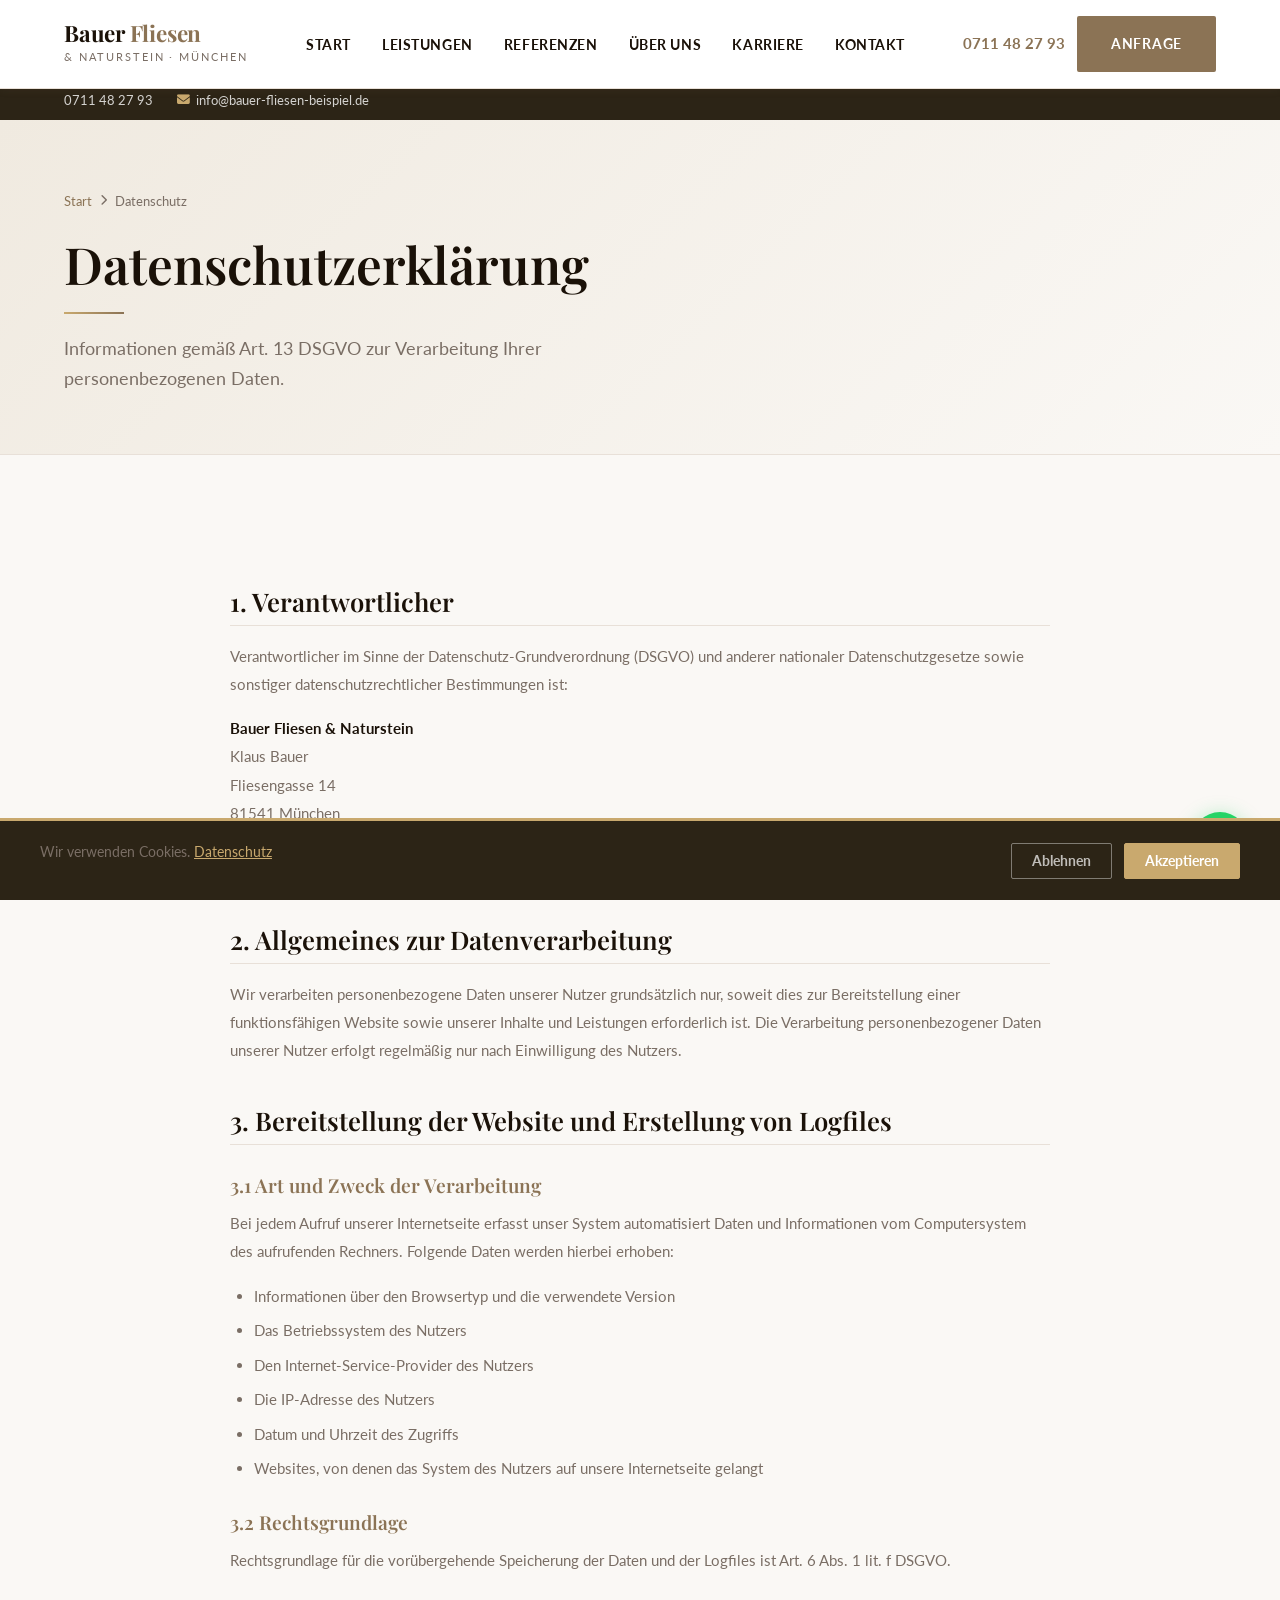
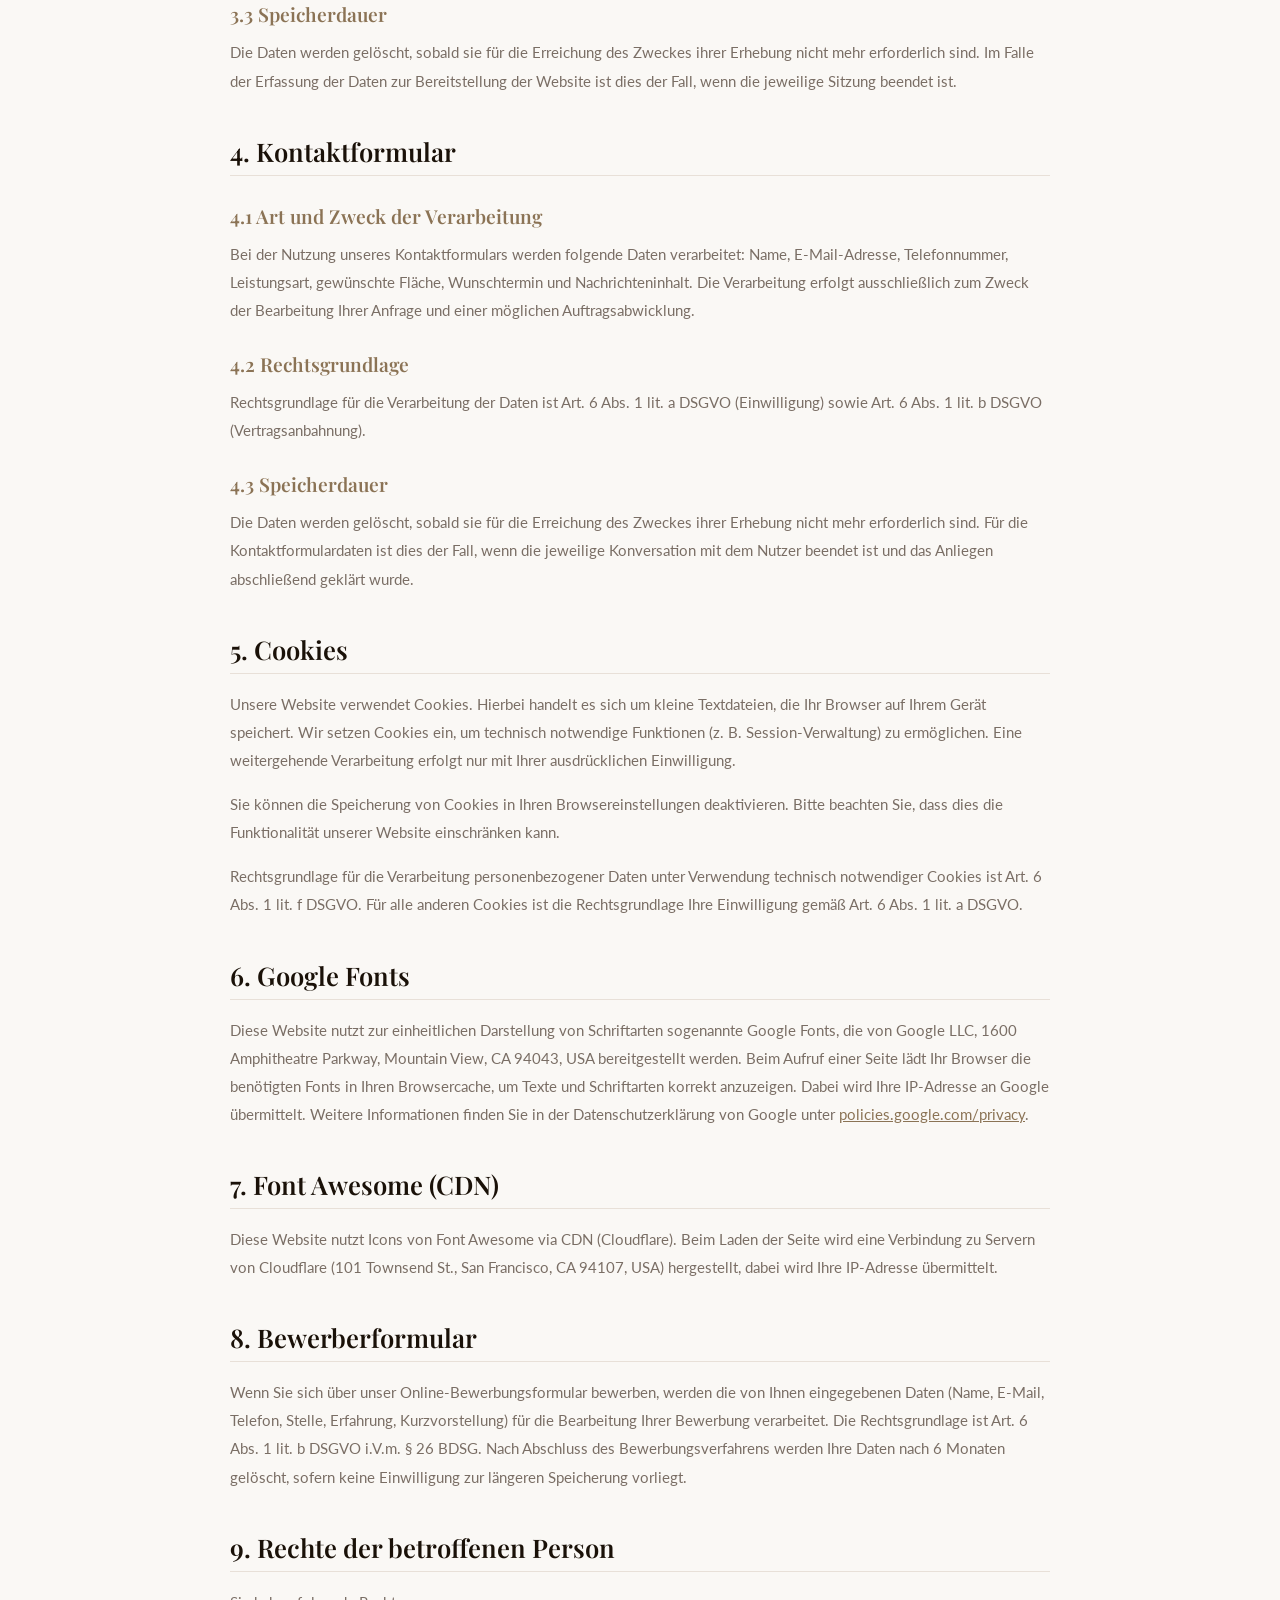
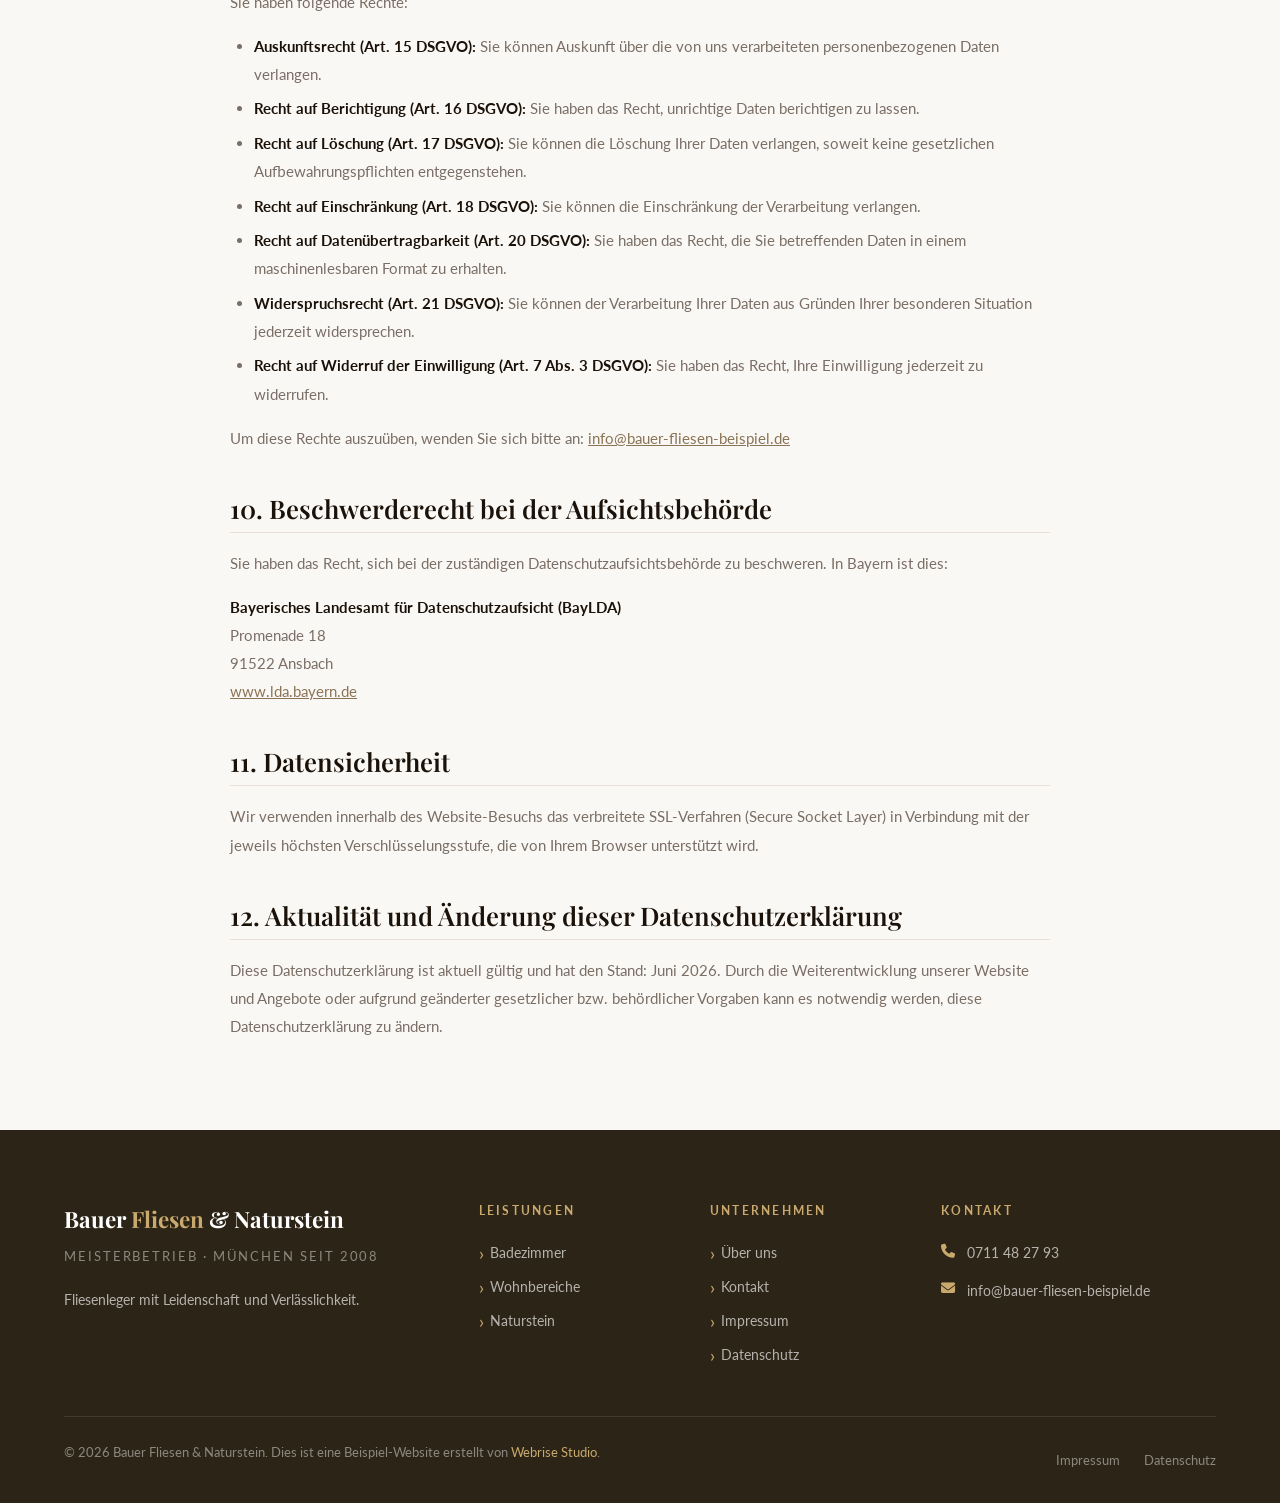
<file: datenschutz.html>
<!DOCTYPE html>
<html lang="de">
<head>
  <meta charset="UTF-8">
  <meta name="viewport" content="width=device-width, initial-scale=1.0">
  <title>Datenschutzerklärung – Bauer Fliesen & Naturstein München</title>
  <meta name="description" content="Datenschutzerklärung von Bauer Fliesen & Naturstein, München. Informationen zur Verarbeitung personenbezogener Daten gemäß DSGVO.">
  <meta name="robots" content="noindex, follow">
  <link rel="canonical" href="https://webrisestudiode.github.io/bauer-fliesen/datenschutz.html">

  <link rel="icon" type="image/png" href="favicon.png">
  <link rel="apple-touch-icon" href="favicon.png">

  <link rel="preconnect" href="https://fonts.googleapis.com">
  <link rel="preconnect" href="https://fonts.gstatic.com" crossorigin>
  <link href="https://fonts.googleapis.com/css2?family=Playfair+Display:ital,wght@0,400;0,500;0,600;0,700;1,400;1,600&family=Lato:wght@300;400;700;900&display=swap" rel="stylesheet">
  <link rel="stylesheet" href="https://cdnjs.cloudflare.com/ajax/libs/font-awesome/6.4.0/css/all.min.css">
  <link rel="stylesheet" href="css/style.css">
</head>
<body>

<div id="personalized-banner" style="display:none;position:fixed;top:0;left:0;right:0;width:100%; background:linear-gradient(90deg,#6B5440,#8B7355); color:white; text-align:center; padding:10px 20px; font-size:0.9rem; font-weight:600; z-index:9999; border-bottom:3px solid #C9A96E;">
  <i class="fa-solid fa-brush" style="margin-right:8px; color:#C9A96E;"></i>
  Guten Tag Herr/Frau <span id="banner-name" style="font-weight:800;"></span> – so könnte die Website von <strong id="banner-firma"></strong> aussehen &nbsp;·&nbsp;
  <a href="https://webrisestudio.de/kontakt.html" target="_blank" style="color:#C9A96E;text-decoration:underline;font-weight:700;">Website anfragen →</a>
</div>
<script>
(function(){var p=new URLSearchParams(window.location.search);var f=p.get('firma'),n=p.get('name'),s=p.get('stadt'),t=p.get('telefon');if(f)sessionStorage.setItem('ws_firma',f);if(n)sessionStorage.setItem('ws_name',n);if(s)sessionStorage.setItem('ws_stadt',s);if(t)sessionStorage.setItem('ws_telefon',t);var name=sessionStorage.getItem('ws_name');if(name){var b=document.getElementById('personalized-banner'),el=document.getElementById('banner-name');if(b&&el){el.textContent=name;b.style.display='block';document.documentElement.appendChild(b);var h=b.offsetHeight||44;var sp=document.getElementById('ws-banner-spacer');if(sp)sp.style.height=h+'px';}}})();
</script>
<div id="ws-banner-spacer" style="height:0;overflow:hidden;"></div>

<div class="top-bar">
  <div class="container">
    <div class="top-bar__inner">
      <div class="top-bar__contact">
        <a href="tel:089456789"><i class="fa-solid fa-phone"></i> 089 456789</a>
        <a href="mailto:info@bauer-fliesen-beispiel.de"><i class="fa-solid fa-envelope"></i> info@bauer-fliesen-beispiel.de</a>
      </div>
    </div>
  </div>
</div>

<nav class="navbar" role="navigation" aria-label="Hauptnavigation">
  <div class="navbar__inner">
    <a href="index.html" class="navbar__logo">
      <span class="navbar__logo-name">Bauer <span>Fliesen</span></span>
      <span class="navbar__logo-tagline">& Naturstein · München</span>
    </a>
    <button class="navbar__toggle" aria-label="Menü öffnen" aria-expanded="false">
      <span></span><span></span><span></span>
    </button>
    <ul class="navbar__nav" role="list">
      <li><a href="index.html">Start</a></li>
      <li><a href="leistungen.html">Leistungen</a></li>
      <li><a href="referenzen.html">Referenzen</a></li>
      <li><a href="ueber-uns.html">Über uns</a></li>
      <li><a href="karriere.html">Karriere</a></li>
      <li><a href="kontakt.html">Kontakt</a></li>
    </ul>
    <div class="navbar__cta">
      <a href="tel:089456789" class="navbar__phone"><i class="fa-solid fa-phone"></i> 089 456789</a>
      <a href="kontakt.html" class="btn btn--primary">Anfrage</a>
    </div>
  </div>
</nav>

<div class="page-hero">
  <div class="page-hero__inner">
    <nav class="page-hero__breadcrumb" aria-label="Breadcrumb">
      <a href="index.html">Start</a><i class="fa-solid fa-chevron-right"></i><span>Datenschutz</span>
    </nav>
    <h1 class="page-hero__title">Datenschutzerklärung</h1>
    <span style="display:block;width:60px;height:2px;background:linear-gradient(90deg,#C9A96E,#8B7355);margin:1rem 0 1.25rem;"></span>
    <p class="page-hero__subtitle">Informationen gemäß Art. 13 DSGVO zur Verarbeitung Ihrer personenbezogenen Daten.</p>
  </div>
</div>

<section class="section">
  <div class="container">
    <div class="prose">

      <h2>1. Verantwortlicher</h2>
      <p>Verantwortlicher im Sinne der Datenschutz-Grundverordnung (DSGVO) und anderer nationaler Datenschutzgesetze sowie sonstiger datenschutzrechtlicher Bestimmungen ist:</p>
      <p><strong>Bauer Fliesen & Naturstein</strong><br>
      Klaus Bauer<br>
      Fliesengasse 14<br>
      81541 München<br>
      Telefon: 089 456789<br>
      E-Mail: info@bauer-fliesen-beispiel.de</p>

      <h2>2. Allgemeines zur Datenverarbeitung</h2>
      <p>Wir verarbeiten personenbezogene Daten unserer Nutzer grundsätzlich nur, soweit dies zur Bereitstellung einer funktionsfähigen Website sowie unserer Inhalte und Leistungen erforderlich ist. Die Verarbeitung personenbezogener Daten unserer Nutzer erfolgt regelmäßig nur nach Einwilligung des Nutzers.</p>

      <h2>3. Bereitstellung der Website und Erstellung von Logfiles</h2>
      <h3>3.1 Art und Zweck der Verarbeitung</h3>
      <p>Bei jedem Aufruf unserer Internetseite erfasst unser System automatisiert Daten und Informationen vom Computersystem des aufrufenden Rechners. Folgende Daten werden hierbei erhoben:</p>
      <ul>
        <li>Informationen über den Browsertyp und die verwendete Version</li>
        <li>Das Betriebssystem des Nutzers</li>
        <li>Den Internet-Service-Provider des Nutzers</li>
        <li>Die IP-Adresse des Nutzers</li>
        <li>Datum und Uhrzeit des Zugriffs</li>
        <li>Websites, von denen das System des Nutzers auf unsere Internetseite gelangt</li>
      </ul>
      <h3>3.2 Rechtsgrundlage</h3>
      <p>Rechtsgrundlage für die vorübergehende Speicherung der Daten und der Logfiles ist Art. 6 Abs. 1 lit. f DSGVO.</p>
      <h3>3.3 Speicherdauer</h3>
      <p>Die Daten werden gelöscht, sobald sie für die Erreichung des Zweckes ihrer Erhebung nicht mehr erforderlich sind. Im Falle der Erfassung der Daten zur Bereitstellung der Website ist dies der Fall, wenn die jeweilige Sitzung beendet ist.</p>

      <h2>4. Kontaktformular</h2>
      <h3>4.1 Art und Zweck der Verarbeitung</h3>
      <p>Bei der Nutzung unseres Kontaktformulars werden folgende Daten verarbeitet: Name, E-Mail-Adresse, Telefonnummer, Leistungsart, gewünschte Fläche, Wunschtermin und Nachrichteninhalt. Die Verarbeitung erfolgt ausschließlich zum Zweck der Bearbeitung Ihrer Anfrage und einer möglichen Auftragsabwicklung.</p>
      <h3>4.2 Rechtsgrundlage</h3>
      <p>Rechtsgrundlage für die Verarbeitung der Daten ist Art. 6 Abs. 1 lit. a DSGVO (Einwilligung) sowie Art. 6 Abs. 1 lit. b DSGVO (Vertragsanbahnung).</p>
      <h3>4.3 Speicherdauer</h3>
      <p>Die Daten werden gelöscht, sobald sie für die Erreichung des Zweckes ihrer Erhebung nicht mehr erforderlich sind. Für die Kontaktformulardaten ist dies der Fall, wenn die jeweilige Konversation mit dem Nutzer beendet ist und das Anliegen abschließend geklärt wurde.</p>

      <h2>5. Cookies</h2>
      <p>Unsere Website verwendet Cookies. Hierbei handelt es sich um kleine Textdateien, die Ihr Browser auf Ihrem Gerät speichert. Wir setzen Cookies ein, um technisch notwendige Funktionen (z. B. Session-Verwaltung) zu ermöglichen. Eine weitergehende Verarbeitung erfolgt nur mit Ihrer ausdrücklichen Einwilligung.</p>
      <p>Sie können die Speicherung von Cookies in Ihren Browsereinstellungen deaktivieren. Bitte beachten Sie, dass dies die Funktionalität unserer Website einschränken kann.</p>
      <p>Rechtsgrundlage für die Verarbeitung personenbezogener Daten unter Verwendung technisch notwendiger Cookies ist Art. 6 Abs. 1 lit. f DSGVO. Für alle anderen Cookies ist die Rechtsgrundlage Ihre Einwilligung gemäß Art. 6 Abs. 1 lit. a DSGVO.</p>

      <h2>6. Google Fonts</h2>
      <p>Diese Website nutzt zur einheitlichen Darstellung von Schriftarten sogenannte Google Fonts, die von Google LLC, 1600 Amphitheatre Parkway, Mountain View, CA 94043, USA bereitgestellt werden. Beim Aufruf einer Seite lädt Ihr Browser die benötigten Fonts in Ihren Browsercache, um Texte und Schriftarten korrekt anzuzeigen. Dabei wird Ihre IP-Adresse an Google übermittelt. Weitere Informationen finden Sie in der Datenschutzerklärung von Google unter <a href="https://policies.google.com/privacy" target="_blank" rel="noopener">policies.google.com/privacy</a>.</p>

      <h2>7. Font Awesome (CDN)</h2>
      <p>Diese Website nutzt Icons von Font Awesome via CDN (Cloudflare). Beim Laden der Seite wird eine Verbindung zu Servern von Cloudflare (101 Townsend St., San Francisco, CA 94107, USA) hergestellt, dabei wird Ihre IP-Adresse übermittelt.</p>

      <h2>8. Bewerberformular</h2>
      <p>Wenn Sie sich über unser Online-Bewerbungsformular bewerben, werden die von Ihnen eingegebenen Daten (Name, E-Mail, Telefon, Stelle, Erfahrung, Kurzvorstellung) für die Bearbeitung Ihrer Bewerbung verarbeitet. Die Rechtsgrundlage ist Art. 6 Abs. 1 lit. b DSGVO i.V.m. § 26 BDSG. Nach Abschluss des Bewerbungsverfahrens werden Ihre Daten nach 6 Monaten gelöscht, sofern keine Einwilligung zur längeren Speicherung vorliegt.</p>

      <h2>9. Rechte der betroffenen Person</h2>
      <p>Sie haben folgende Rechte:</p>
      <ul>
        <li><strong>Auskunftsrecht (Art. 15 DSGVO):</strong> Sie können Auskunft über die von uns verarbeiteten personenbezogenen Daten verlangen.</li>
        <li><strong>Recht auf Berichtigung (Art. 16 DSGVO):</strong> Sie haben das Recht, unrichtige Daten berichtigen zu lassen.</li>
        <li><strong>Recht auf Löschung (Art. 17 DSGVO):</strong> Sie können die Löschung Ihrer Daten verlangen, soweit keine gesetzlichen Aufbewahrungspflichten entgegenstehen.</li>
        <li><strong>Recht auf Einschränkung (Art. 18 DSGVO):</strong> Sie können die Einschränkung der Verarbeitung verlangen.</li>
        <li><strong>Recht auf Datenübertragbarkeit (Art. 20 DSGVO):</strong> Sie haben das Recht, die Sie betreffenden Daten in einem maschinenlesbaren Format zu erhalten.</li>
        <li><strong>Widerspruchsrecht (Art. 21 DSGVO):</strong> Sie können der Verarbeitung Ihrer Daten aus Gründen Ihrer besonderen Situation jederzeit widersprechen.</li>
        <li><strong>Recht auf Widerruf der Einwilligung (Art. 7 Abs. 3 DSGVO):</strong> Sie haben das Recht, Ihre Einwilligung jederzeit zu widerrufen.</li>
      </ul>
      <p>Um diese Rechte auszuüben, wenden Sie sich bitte an: <a href="mailto:info@bauer-fliesen-beispiel.de">info@bauer-fliesen-beispiel.de</a></p>

      <h2>10. Beschwerderecht bei der Aufsichtsbehörde</h2>
      <p>Sie haben das Recht, sich bei der zuständigen Datenschutzaufsichtsbehörde zu beschweren. In Bayern ist dies:</p>
      <p><strong>Bayerisches Landesamt für Datenschutzaufsicht (BayLDA)</strong><br>
      Promenade 18<br>
      91522 Ansbach<br>
      <a href="https://www.lda.bayern.de" target="_blank" rel="noopener">www.lda.bayern.de</a></p>

      <h2>11. Datensicherheit</h2>
      <p>Wir verwenden innerhalb des Website-Besuchs das verbreitete SSL-Verfahren (Secure Socket Layer) in Verbindung mit der jeweils höchsten Verschlüsselungsstufe, die von Ihrem Browser unterstützt wird.</p>

      <h2>12. Aktualität und Änderung dieser Datenschutzerklärung</h2>
      <p>Diese Datenschutzerklärung ist aktuell gültig und hat den Stand: Juni 2026. Durch die Weiterentwicklung unserer Website und Angebote oder aufgrund geänderter gesetzlicher bzw. behördlicher Vorgaben kann es notwendig werden, diese Datenschutzerklärung zu ändern.</p>

    </div>
  </div>
</section>

<footer class="footer" role="contentinfo">
  <div class="container">
    <div class="footer__grid">
      <div>
        <div class="footer__logo-name">Bauer <span>Fliesen</span> & Naturstein</div>
        <div class="footer__tagline">Meisterbetrieb · München seit 2008</div>
        <p class="footer__about">Fliesenleger mit Leidenschaft und Verlässlichkeit.</p>
      </div>
      <div>
        <div class="footer__heading">Leistungen</div>
        <ul class="footer__links">
          <li><a href="leistungen.html#badezimmer">Badezimmer</a></li>
          <li><a href="leistungen.html#wohnbereiche">Wohnbereiche</a></li>
          <li><a href="leistungen.html#naturstein">Naturstein</a></li>
        </ul>
      </div>
      <div>
        <div class="footer__heading">Unternehmen</div>
        <ul class="footer__links">
          <li><a href="ueber-uns.html">Über uns</a></li>
          <li><a href="kontakt.html">Kontakt</a></li>
          <li><a href="impressum.html">Impressum</a></li>
          <li><a href="datenschutz.html">Datenschutz</a></li>
        </ul>
      </div>
      <div>
        <div class="footer__heading">Kontakt</div>
        <div class="footer__contact-item"><i class="fa-solid fa-phone"></i><a href="tel:089456789">089 456789</a></div>
        <div class="footer__contact-item"><i class="fa-solid fa-envelope"></i><a href="mailto:info@bauer-fliesen-beispiel.de">info@bauer-fliesen-beispiel.de</a></div>
      </div>
    </div>
    <div class="footer__bottom">
      <p class="footer__copyright">&copy; 2026 Bauer Fliesen & Naturstein. Dies ist eine Beispiel-Website erstellt von <a href="https://webrisestudio.de" target="_blank">Webrise Studio</a>.</p>
      <div class="footer__legal-links">
        <a href="impressum.html">Impressum</a>
        <a href="datenschutz.html">Datenschutz</a>
      </div>
    </div>
  </div>
</footer>

<a href="https://wa.me/4989456789?text=Hallo%20Bauer%20Fliesen,%20ich%20interessiere%20mich%20f%C3%BCr%20Ihre%20Leistungen..." target="_blank" class="whatsapp-btn" aria-label="WhatsApp Kontakt">
  <i class="fa-brands fa-whatsapp"></i>
</a>

<div id="cookie-banner" role="dialog" aria-label="Cookie-Einstellungen">
  <div class="cookie-banner__inner">
    <p class="cookie-banner__text">Wir verwenden Cookies. <a href="datenschutz.html">Datenschutz</a></p>
    <div class="cookie-banner__actions">
      <button class="cookie-btn cookie-btn--decline" id="cookie-decline">Ablehnen</button>
      <button class="cookie-btn cookie-btn--accept" id="cookie-accept">Akzeptieren</button>
    </div>
  </div>
</div>

<script src="js/script.js"></script>
</body>
</html>
</file>
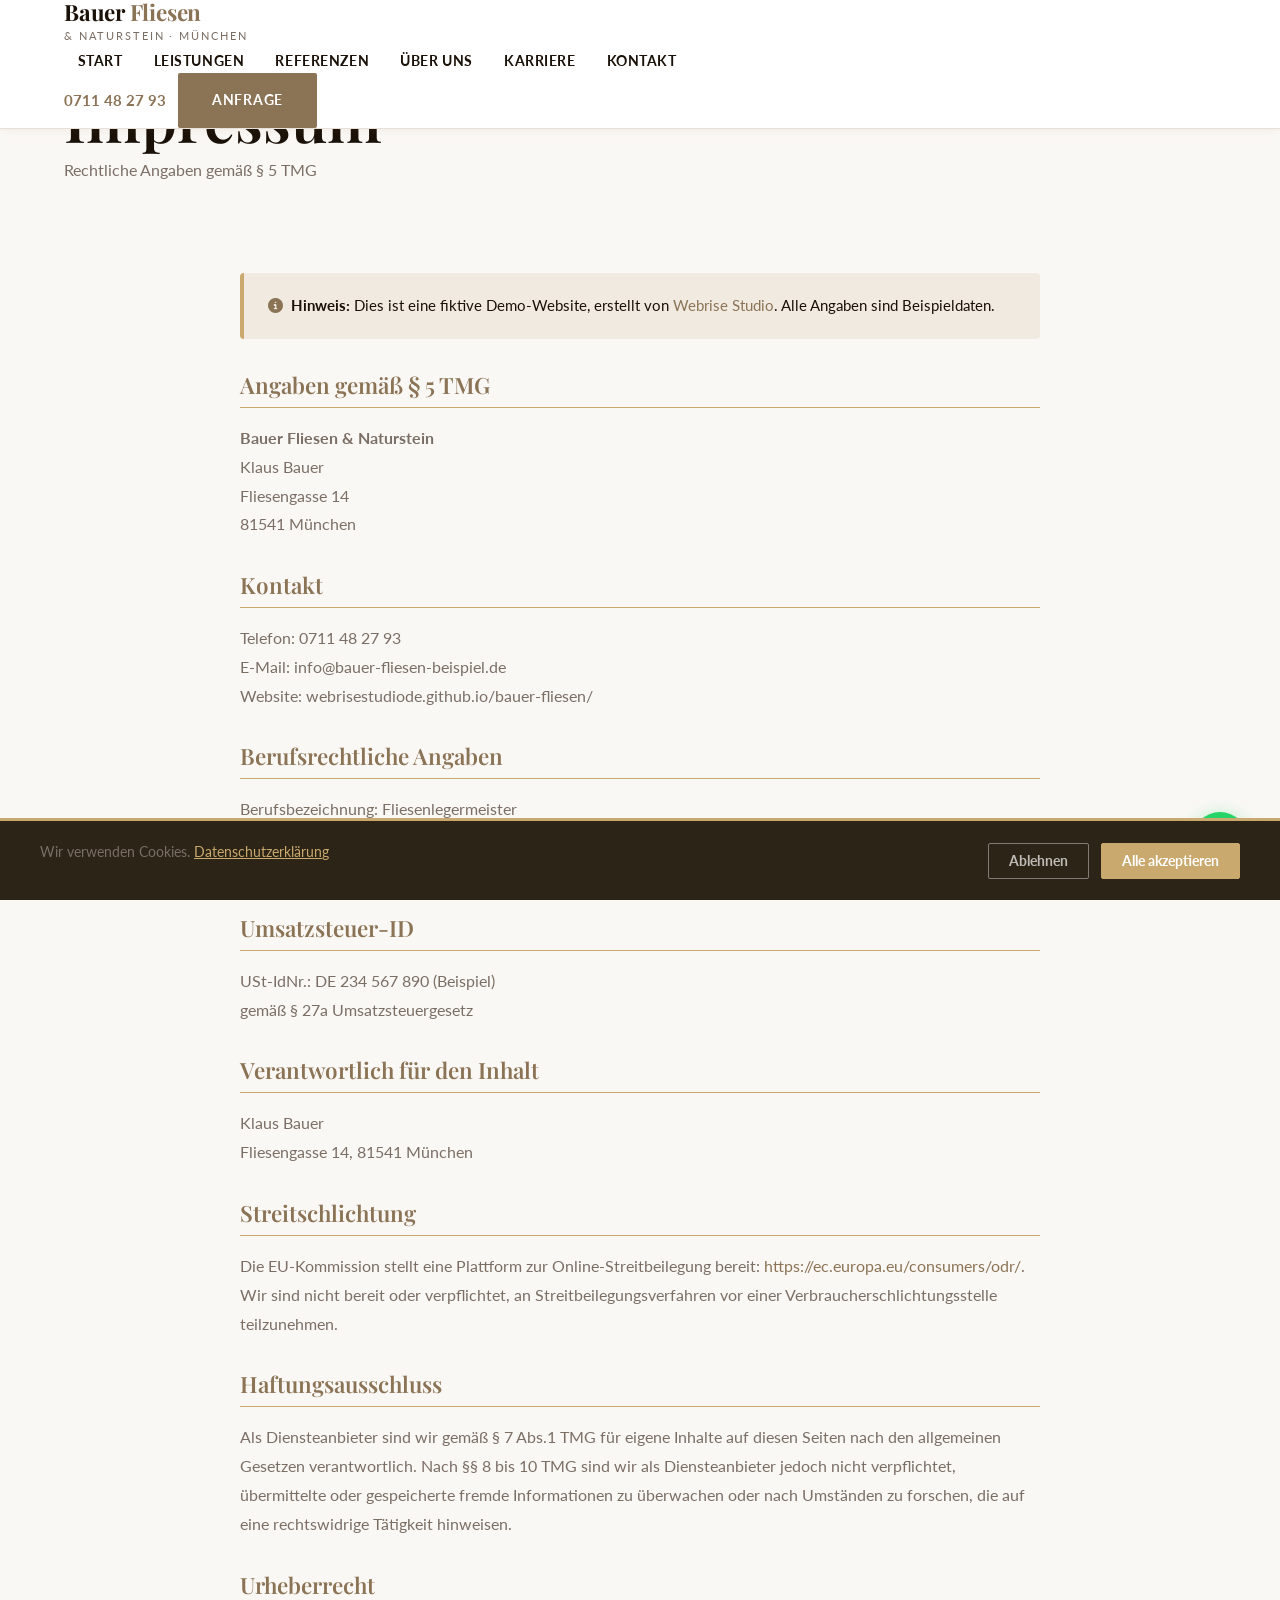
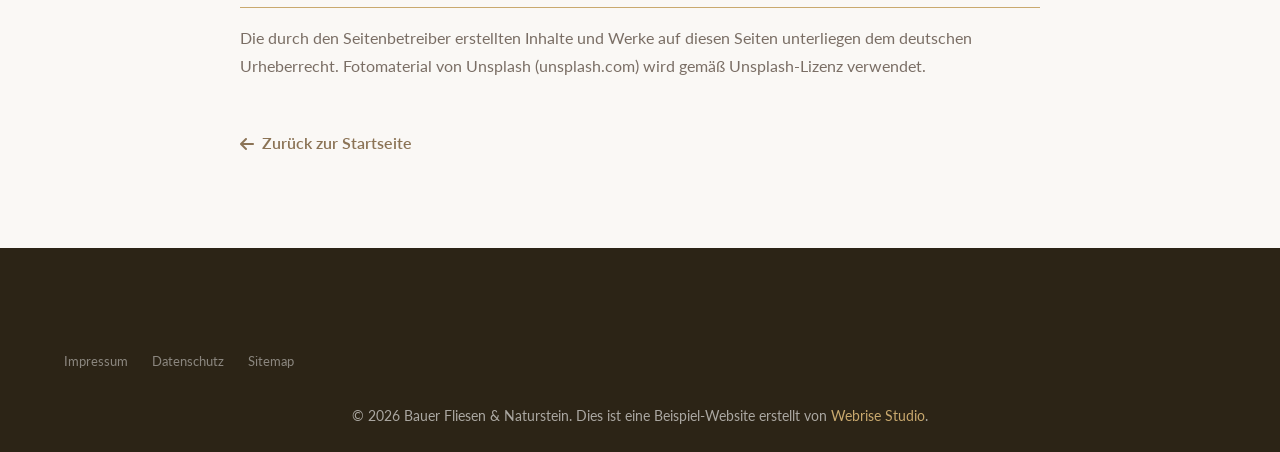
<file: impressum.html>
<!DOCTYPE html>
<html lang="de">
<head>
  <meta charset="UTF-8">
  <meta name="viewport" content="width=device-width, initial-scale=1.0">
  <meta name="description" content="Impressum – Bauer Fliesen & Naturstein München. Angaben gemäß § 5 TMG.">
  <title>Impressum – Bauer Fliesen & Naturstein München</title>
  <meta name="robots" content="noindex, nofollow">
  <link rel="canonical" href="https://webrisestudiode.github.io/bauer-fliesen/impressum.html">

  <link rel="icon" type="image/png" href="favicon.png">
  <link rel="apple-touch-icon" href="favicon.png">

  <link rel="preconnect" href="https://fonts.googleapis.com">
  <link rel="preconnect" href="https://fonts.gstatic.com" crossorigin>
  <link href="https://fonts.googleapis.com/css2?family=Playfair+Display:ital,wght@0,400;0,500;0,600;0,700;1,400;1,600&family=Lato:wght@300;400;700;900&display=swap" rel="stylesheet">
  <link rel="stylesheet" href="https://cdnjs.cloudflare.com/ajax/libs/font-awesome/6.4.0/css/all.min.css">
  <link rel="stylesheet" href="css/style.css">
</head>
<body>

<!-- Personalized Demo Banner -->
<div id="personalized-banner" style="display:none;position:fixed;top:0;left:0;right:0;width:100%; background:linear-gradient(90deg,#6B5440,#8B7355); color:white; text-align:center; padding:10px 20px; font-size:0.9rem; font-weight:600; z-index:9999; border-bottom:3px solid #C9A96E;">
  <i class="fa-solid fa-star" style="margin-right:8px; color:#C9A96E;"></i>
  Guten Tag Herr/Frau <span id="banner-name" style="font-weight:800;"></span> – so könnte die Website von <strong id="banner-firma"></strong> aussehen &nbsp;·&nbsp;
  <a href="https://webrisestudio.de/kontakt.html" target="_blank" style="color:#C9A96E;text-decoration:underline;font-weight:700;">Website anfragen →</a>
</div>
<script>
(function(){var p=new URLSearchParams(window.location.search);var f=p.get('firma'),n=p.get('name'),s=p.get('stadt'),t=p.get('telefon');if(f)sessionStorage.setItem('ws_firma',f);if(n)sessionStorage.setItem('ws_name',n);if(s)sessionStorage.setItem('ws_stadt',s);if(t)sessionStorage.setItem('ws_telefon',t);var name=sessionStorage.getItem('ws_name');if(name){var b=document.getElementById('personalized-banner'),el=document.getElementById('banner-name');if(b&&el){el.textContent=name;b.style.display='block';document.documentElement.appendChild(b);var h=b.offsetHeight||44;var sp=document.getElementById('ws-banner-spacer');if(sp)sp.style.height=h+'px';}}})();
</script>
<div id="ws-banner-spacer" style="height:0;overflow:hidden;"></div>

<!-- Navbar -->
<nav class="navbar" aria-label="Hauptnavigation">
  <div class="container navbar__container">
    <a href="index.html" class="navbar__logo" aria-label="Bauer Fliesen & Naturstein – Startseite">
      <span class="navbar__logo-name">Bauer <span>Fliesen</span></span>
      <span class="navbar__logo-tagline">& Naturstein · München</span>
    </a>
    <button class="navbar__toggle" aria-label="Menü öffnen" aria-expanded="false">
      <span></span><span></span><span></span>
    </button>
    <ul class="navbar__nav" role="list">
      <li><a href="index.html">Start</a></li>
      <li><a href="leistungen.html">Leistungen</a></li>
      <li><a href="referenzen.html">Referenzen</a></li>
      <li><a href="ueber-uns.html">Über uns</a></li>
      <li><a href="karriere.html">Karriere</a></li>
      <li><a href="kontakt.html">Kontakt</a></li>
    </ul>
    <div class="navbar__cta">
      <a href="tel:089456789" class="navbar__phone"><i class="fa-solid fa-phone"></i> 089 456789</a>
      <a href="kontakt.html" class="btn btn--primary">Anfrage</a>
    </div>
  </div>
</nav>

<!-- Page Header -->
<section class="page-header">
  <div class="container">
    <h1>Impressum</h1>
    <p>Rechtliche Angaben gemäß § 5 TMG</p>
  </div>
</section>

<!-- Content -->
<section class="section">
  <div class="container">
    <div style="max-width:800px; margin:0 auto; line-height:1.8; color:#1A1108;">

      <div style="background:#F0EAE0; border-left:4px solid #C9A96E; padding:1.2rem 1.5rem; border-radius:4px; margin-bottom:2rem; font-size:0.95rem;">
        <strong><i class="fa-solid fa-circle-info" style="color:#8B7355; margin-right:8px;"></i>Hinweis:</strong>
        Dies ist eine fiktive Demo-Website, erstellt von <a href="https://webrisestudio.de" target="_blank" rel="noopener" style="color:#8B7355;">Webrise Studio</a>. Alle Angaben sind Beispieldaten.
      </div>

      <h2 style="font-family:'Playfair Display',serif; color:#8B7355; font-size:1.4rem; margin:2rem 0 1rem; border-bottom:1px solid #C9A96E; padding-bottom:0.5rem;">Angaben gemäß § 5 TMG</h2>
      <p>
        <strong>Bauer Fliesen & Naturstein</strong><br>
        Klaus Bauer<br>
        Fliesengasse 14<br>
        81541 München
      </p>

      <h2 style="font-family:'Playfair Display',serif; color:#8B7355; font-size:1.4rem; margin:2rem 0 1rem; border-bottom:1px solid #C9A96E; padding-bottom:0.5rem;">Kontakt</h2>
      <p>
        Telefon: 089 456789<br>
        E-Mail: info@bauer-fliesen-beispiel.de<br>
        Website: webrisestudiode.github.io/bauer-fliesen/
      </p>

      <h2 style="font-family:'Playfair Display',serif; color:#8B7355; font-size:1.4rem; margin:2rem 0 1rem; border-bottom:1px solid #C9A96E; padding-bottom:0.5rem;">Berufsrechtliche Angaben</h2>
      <p>
        Berufsbezeichnung: Fliesenlegermeister<br>
        Zuständige Handwerkskammer: Handwerkskammer für München und Oberbayern<br>
        Handwerksrolle: Eingetragen unter Nr. 23456 (Beispiel)
      </p>

      <h2 style="font-family:'Playfair Display',serif; color:#8B7355; font-size:1.4rem; margin:2rem 0 1rem; border-bottom:1px solid #C9A96E; padding-bottom:0.5rem;">Umsatzsteuer-ID</h2>
      <p>USt-IdNr.: DE 234 567 890 (Beispiel)<br>gemäß § 27a Umsatzsteuergesetz</p>

      <h2 style="font-family:'Playfair Display',serif; color:#8B7355; font-size:1.4rem; margin:2rem 0 1rem; border-bottom:1px solid #C9A96E; padding-bottom:0.5rem;">Verantwortlich für den Inhalt</h2>
      <p>Klaus Bauer<br>Fliesengasse 14, 81541 München</p>

      <h2 style="font-family:'Playfair Display',serif; color:#8B7355; font-size:1.4rem; margin:2rem 0 1rem; border-bottom:1px solid #C9A96E; padding-bottom:0.5rem;">Streitschlichtung</h2>
      <p>Die EU-Kommission stellt eine Plattform zur Online-Streitbeilegung bereit: <a href="https://ec.europa.eu/consumers/odr/" target="_blank" rel="noopener" style="color:#8B7355;">https://ec.europa.eu/consumers/odr/</a>. Wir sind nicht bereit oder verpflichtet, an Streitbeilegungsverfahren vor einer Verbraucherschlichtungsstelle teilzunehmen.</p>

      <h2 style="font-family:'Playfair Display',serif; color:#8B7355; font-size:1.4rem; margin:2rem 0 1rem; border-bottom:1px solid #C9A96E; padding-bottom:0.5rem;">Haftungsausschluss</h2>
      <p>Als Diensteanbieter sind wir gemäß § 7 Abs.1 TMG für eigene Inhalte auf diesen Seiten nach den allgemeinen Gesetzen verantwortlich. Nach §§ 8 bis 10 TMG sind wir als Diensteanbieter jedoch nicht verpflichtet, übermittelte oder gespeicherte fremde Informationen zu überwachen oder nach Umständen zu forschen, die auf eine rechtswidrige Tätigkeit hinweisen.</p>

      <h2 style="font-family:'Playfair Display',serif; color:#8B7355; font-size:1.4rem; margin:2rem 0 1rem; border-bottom:1px solid #C9A96E; padding-bottom:0.5rem;">Urheberrecht</h2>
      <p>Die durch den Seitenbetreiber erstellten Inhalte und Werke auf diesen Seiten unterliegen dem deutschen Urheberrecht. Fotomaterial von Unsplash (unsplash.com) wird gemäß Unsplash-Lizenz verwendet.</p>

      <div style="margin-top:3rem;">
        <a href="index.html" style="display:inline-flex; align-items:center; gap:8px; color:#8B7355; font-weight:600; text-decoration:none;">
          <i class="fa-solid fa-arrow-left"></i> Zurück zur Startseite
        </a>
      </div>
    </div>
  </div>
</section>

<!-- Footer -->
<footer class="footer">
  <div class="container">
    <div class="footer__legal-links" style="padding:2rem 0; text-align:center;">
      <a href="impressum.html">Impressum</a>
      <a href="datenschutz.html">Datenschutz</a>
      <a href="sitemap.xml">Sitemap</a>
    </div>
    <div style="text-align:center; padding-bottom:1.5rem; color:rgba(255,255,255,0.6); font-size:0.85rem;">
      &copy; 2026 Bauer Fliesen & Naturstein. Dies ist eine Beispiel-Website erstellt von <a href="https://webrisestudio.de" target="_blank" rel="noopener" style="color:#C9A96E;">Webrise Studio</a>.
    </div>
  </div>
</footer>

<!-- WhatsApp Button -->
<a href="https://wa.me/4989456789?text=Hallo%20Bauer%20Fliesen,%20ich%20interessiere%20mich%20f%C3%BCr%20Ihre%20Leistungen..." target="_blank" class="whatsapp-btn" aria-label="WhatsApp Kontakt">
  <i class="fa-brands fa-whatsapp"></i>
</a>

<!-- Cookie Banner -->
<div id="cookie-banner" role="dialog" aria-label="Cookie-Einstellungen">
  <div class="cookie-banner__inner">
    <p class="cookie-banner__text">Wir verwenden Cookies. <a href="datenschutz.html">Datenschutzerklärung</a></p>
    <div class="cookie-banner__actions">
      <button class="cookie-btn cookie-btn--decline" id="cookie-decline">Ablehnen</button>
      <button class="cookie-btn cookie-btn--accept" id="cookie-accept">Alle akzeptieren</button>
    </div>
  </div>
</div>

<script src="js/script.js"></script>
</body>
</html>
</file>
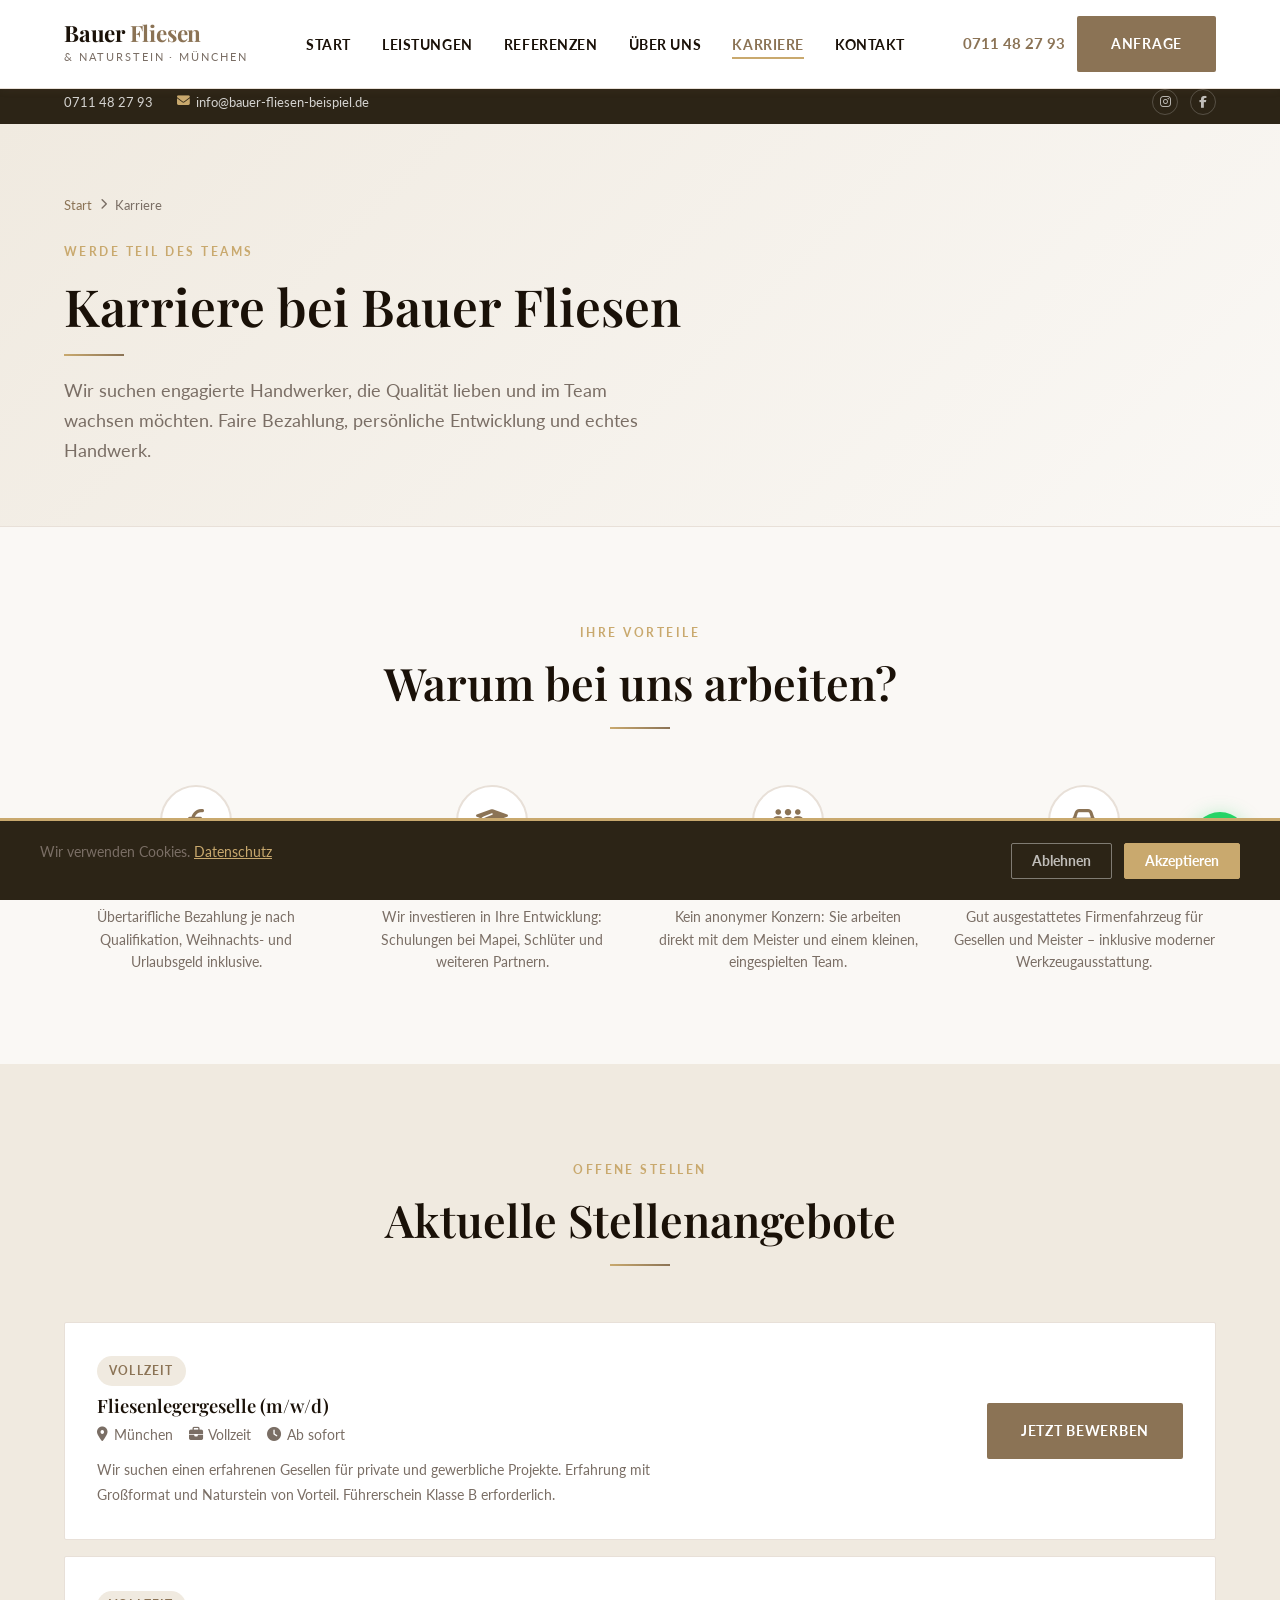
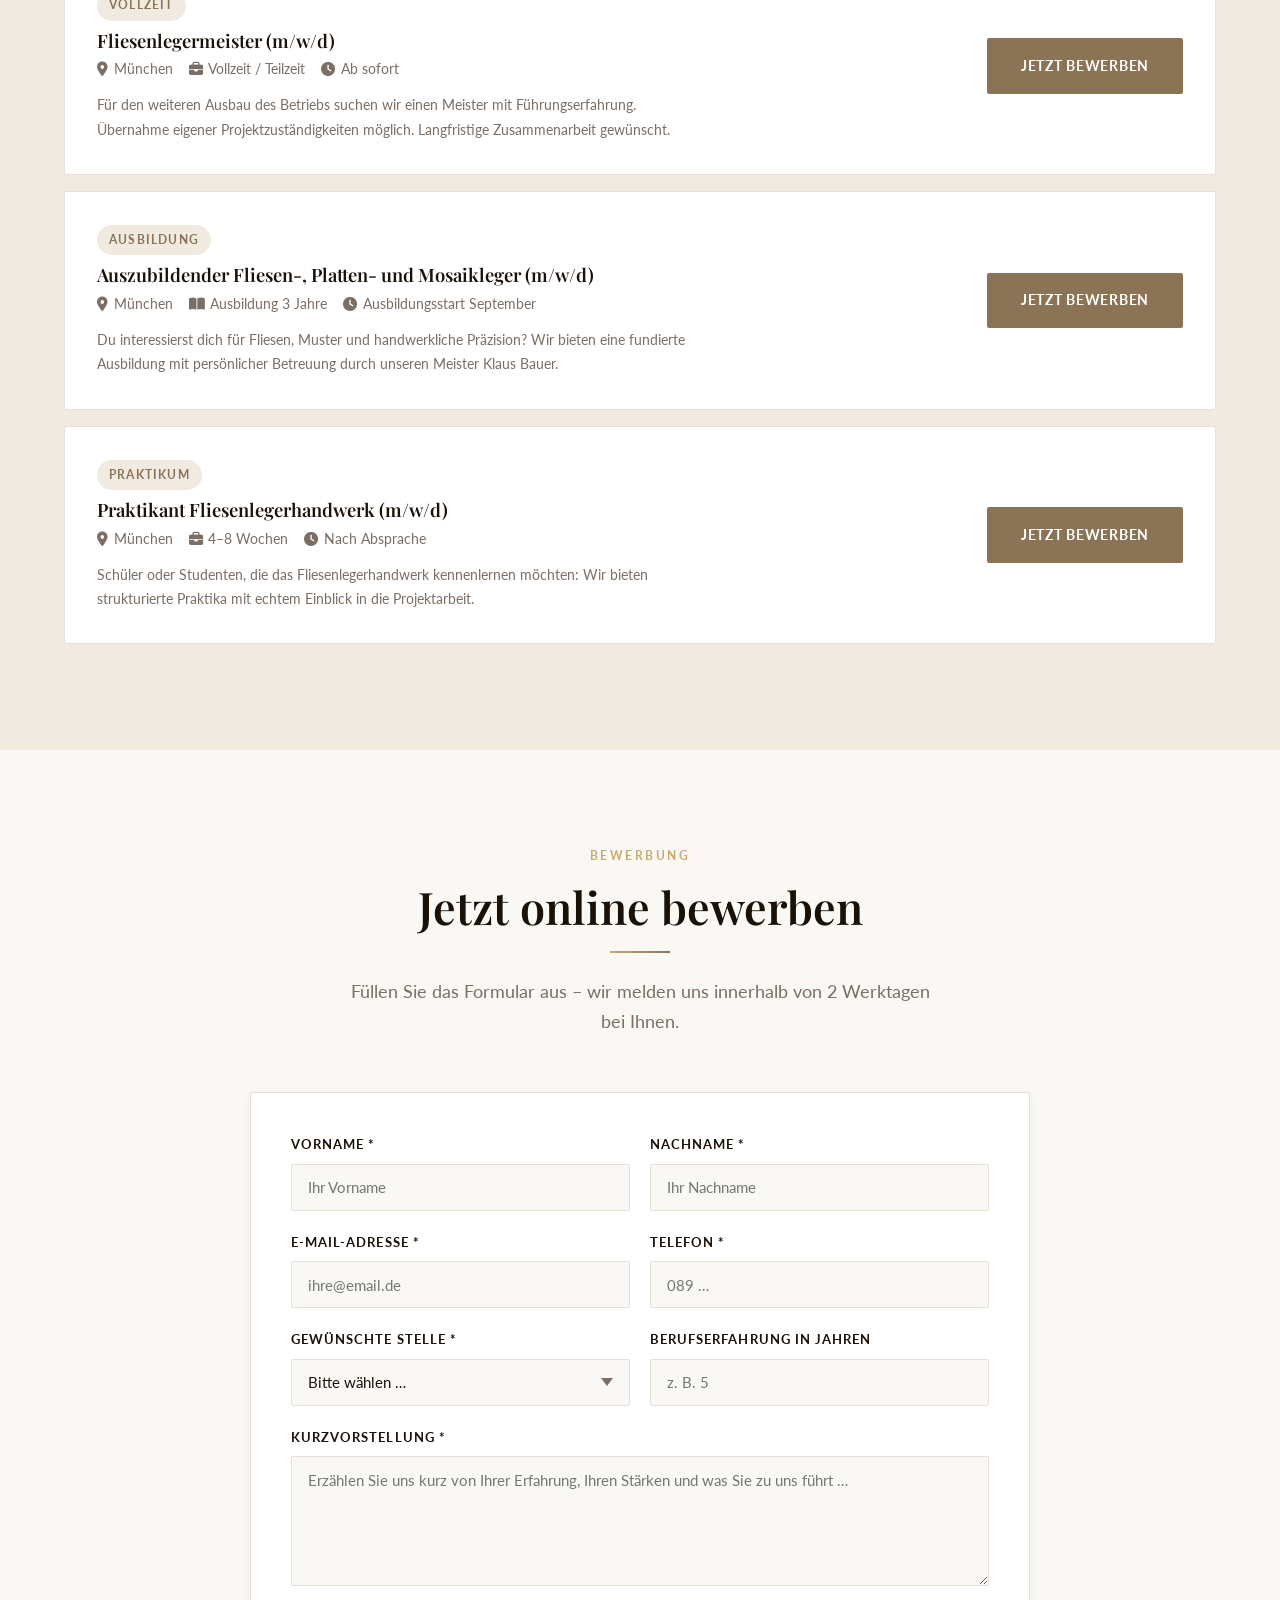
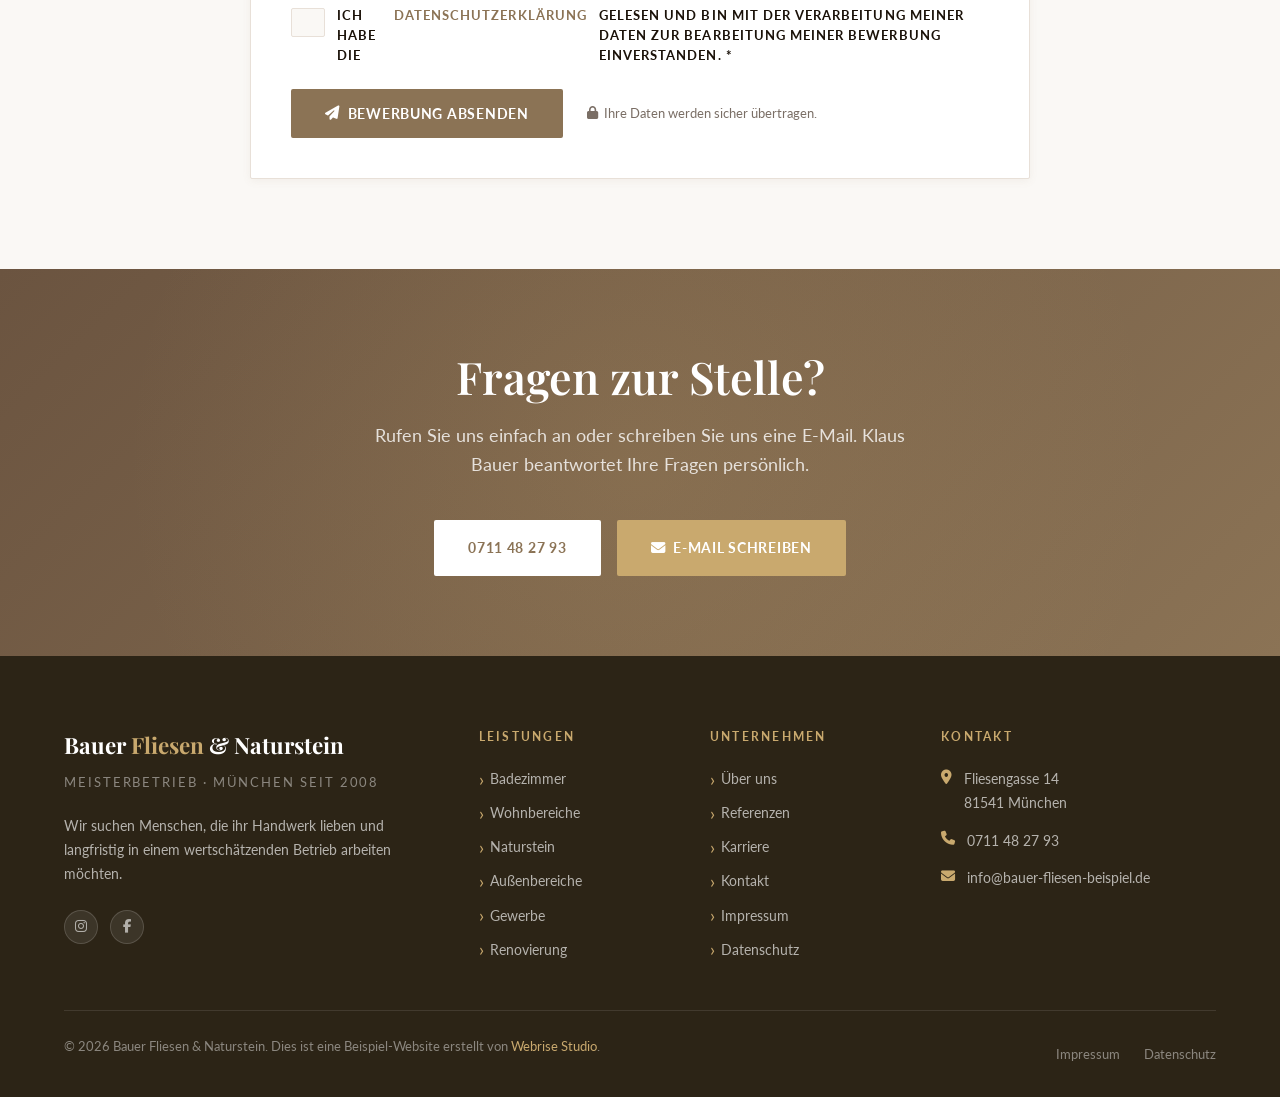
<file: karriere.html>
<!DOCTYPE html>
<html lang="de">
<head>
  <meta charset="UTF-8">
  <meta name="viewport" content="width=device-width, initial-scale=1.0">
  <title>Karriere – Bauer Fliesen & Naturstein München</title>
  <meta name="description" content="Jetzt bewerben bei Bauer Fliesen & Naturstein München! Wir suchen Fliesenlegergesellen, Meister, Auszubildende und Praktikanten. Familienfreundlich, faire Bezahlung.">
  <meta name="robots" content="index, follow">
  <link rel="canonical" href="https://webrisestudiode.github.io/bauer-fliesen/karriere.html">
  <meta property="og:type" content="website">
  <meta property="og:title" content="Karriere – Bauer Fliesen & Naturstein München">
  <meta property="og:description" content="Werde Teil des Teams von Bauer Fliesen & Naturstein. Offene Stellen für Gesellen, Meister, Azubis und Praktikanten.">
  <meta property="og:url" content="https://webrisestudiode.github.io/bauer-fliesen/karriere.html">
  <meta property="og:locale" content="de_DE">

  <link rel="icon" type="image/png" href="favicon.png">
  <link rel="apple-touch-icon" href="favicon.png">

  <link rel="preconnect" href="https://fonts.googleapis.com">
  <link rel="preconnect" href="https://fonts.gstatic.com" crossorigin>
  <link rel="preconnect" href="https://images.unsplash.com">
  <link href="https://fonts.googleapis.com/css2?family=Playfair+Display:ital,wght@0,400;0,500;0,600;0,700;1,400;1,600&family=Lato:wght@300;400;700;900&display=swap" rel="stylesheet">
  <link rel="stylesheet" href="https://cdnjs.cloudflare.com/ajax/libs/font-awesome/6.4.0/css/all.min.css">
  <link rel="stylesheet" href="css/style.css">
</head>
<body>

<div id="personalized-banner" style="display:none;position:fixed;top:0;left:0;right:0;width:100%; background:linear-gradient(90deg,#6B5440,#8B7355); color:white; text-align:center; padding:10px 20px; font-size:0.9rem; font-weight:600; z-index:9999; border-bottom:3px solid #C9A96E;">
  <i class="fa-solid fa-brush" style="margin-right:8px; color:#C9A96E;"></i>
  Guten Tag Herr/Frau <span id="banner-name" style="font-weight:800;"></span> – so könnte die Website von <strong id="banner-firma"></strong> aussehen &nbsp;·&nbsp;
  <a href="https://webrisestudio.de/kontakt.html" target="_blank" style="color:#C9A96E;text-decoration:underline;font-weight:700;">Website anfragen →</a>
</div>
<script>
(function(){var p=new URLSearchParams(window.location.search);var f=p.get('firma'),n=p.get('name'),s=p.get('stadt'),t=p.get('telefon');if(f)sessionStorage.setItem('ws_firma',f);if(n)sessionStorage.setItem('ws_name',n);if(s)sessionStorage.setItem('ws_stadt',s);if(t)sessionStorage.setItem('ws_telefon',t);var name=sessionStorage.getItem('ws_name');if(name){var b=document.getElementById('personalized-banner'),el=document.getElementById('banner-name');if(b&&el){el.textContent=name;b.style.display='block';document.documentElement.appendChild(b);var h=b.offsetHeight||44;var sp=document.getElementById('ws-banner-spacer');if(sp)sp.style.height=h+'px';}}})();
</script>
<div id="ws-banner-spacer" style="height:0;overflow:hidden;"></div>

<div class="top-bar">
  <div class="container">
    <div class="top-bar__inner">
      <div class="top-bar__contact">
        <a href="tel:089456789"><i class="fa-solid fa-phone"></i> 089 456789</a>
        <a href="mailto:info@bauer-fliesen-beispiel.de"><i class="fa-solid fa-envelope"></i> info@bauer-fliesen-beispiel.de</a>
      </div>
      <div class="top-bar__social">
        <a href="#" aria-label="Instagram"><i class="fa-brands fa-instagram"></i></a>
        <a href="#" aria-label="Facebook"><i class="fa-brands fa-facebook-f"></i></a>
      </div>
    </div>
  </div>
</div>

<nav class="navbar" role="navigation" aria-label="Hauptnavigation">
  <div class="navbar__inner">
    <a href="index.html" class="navbar__logo">
      <span class="navbar__logo-name">Bauer <span>Fliesen</span></span>
      <span class="navbar__logo-tagline">& Naturstein · München</span>
    </a>
    <button class="navbar__toggle" aria-label="Menü öffnen" aria-expanded="false">
      <span></span><span></span><span></span>
    </button>
    <ul class="navbar__nav" role="list">
      <li><a href="index.html">Start</a></li>
      <li><a href="leistungen.html">Leistungen</a></li>
      <li><a href="referenzen.html">Referenzen</a></li>
      <li><a href="ueber-uns.html">Über uns</a></li>
      <li><a href="karriere.html" class="active">Karriere</a></li>
      <li><a href="kontakt.html">Kontakt</a></li>
    </ul>
    <div class="navbar__cta">
      <a href="tel:089456789" class="navbar__phone"><i class="fa-solid fa-phone"></i> 089 456789</a>
      <a href="kontakt.html" class="btn btn--primary">Anfrage</a>
    </div>
  </div>
</nav>

<div class="page-hero">
  <div class="page-hero__inner">
    <nav class="page-hero__breadcrumb" aria-label="Breadcrumb">
      <a href="index.html">Start</a><i class="fa-solid fa-chevron-right"></i><span>Karriere</span>
    </nav>
    <span class="section__label">Werde Teil des Teams</span>
    <h1 class="page-hero__title">Karriere bei Bauer Fliesen</h1>
    <span style="display:block;width:60px;height:2px;background:linear-gradient(90deg,#C9A96E,#8B7355);margin:1rem 0 1.25rem;"></span>
    <p class="page-hero__subtitle">Wir suchen engagierte Handwerker, die Qualität lieben und im Team wachsen möchten. Faire Bezahlung, persönliche Entwicklung und echtes Handwerk.</p>
  </div>
</div>

<!-- Why Work With Us -->
<section class="section">
  <div class="container">
    <div class="section__header section__header--center">
      <span class="section__label">Ihre Vorteile</span>
      <h2 class="section__title">Warum bei uns arbeiten?</h2>
      <span class="gold-line gold-line--center"></span>
    </div>
    <div class="features-grid">
      <div class="feature animate-on-scroll">
        <div class="feature__icon"><i class="fa-solid fa-euro-sign"></i></div>
        <h3 class="feature__title">Faire Vergütung</h3>
        <p class="feature__text">Übertarifliche Bezahlung je nach Qualifikation, Weihnachts- und Urlaubsgeld inklusive.</p>
      </div>
      <div class="feature animate-on-scroll">
        <div class="feature__icon"><i class="fa-solid fa-graduation-cap"></i></div>
        <h3 class="feature__title">Weiterbildung</h3>
        <p class="feature__text">Wir investieren in Ihre Entwicklung: Schulungen bei Mapei, Schlüter und weiteren Partnern.</p>
      </div>
      <div class="feature animate-on-scroll">
        <div class="feature__icon"><i class="fa-solid fa-people-group"></i></div>
        <h3 class="feature__title">Familiäres Team</h3>
        <p class="feature__text">Kein anonymer Konzern: Sie arbeiten direkt mit dem Meister und einem kleinen, eingespielten Team.</p>
      </div>
      <div class="feature animate-on-scroll">
        <div class="feature__icon"><i class="fa-solid fa-car"></i></div>
        <h3 class="feature__title">Firmenwagen</h3>
        <p class="feature__text">Gut ausgestattetes Firmenfahrzeug für Gesellen und Meister – inklusive moderner Werkzeugausstattung.</p>
      </div>
    </div>
  </div>
</section>

<!-- Open Positions -->
<section class="section section--alt" aria-labelledby="jobs-title">
  <div class="container">
    <div class="section__header section__header--center">
      <span class="section__label">Offene Stellen</span>
      <h2 id="jobs-title" class="section__title">Aktuelle Stellenangebote</h2>
      <span class="gold-line gold-line--center"></span>
    </div>

    <div class="job-card animate-on-scroll">
      <div>
        <span class="job-card__badge">Vollzeit</span>
        <h3 class="job-card__title">Fliesenlegergeselle (m/w/d)</h3>
        <div class="job-card__meta">
          <span><i class="fa-solid fa-location-dot"></i> München</span>
          <span><i class="fa-solid fa-briefcase"></i> Vollzeit</span>
          <span><i class="fa-solid fa-clock"></i> Ab sofort</span>
        </div>
        <p style="font-size:0.9rem;color:var(--color-text-gray);margin-top:0.75rem;max-width:600px;">Wir suchen einen erfahrenen Gesellen für private und gewerbliche Projekte. Erfahrung mit Großformat und Naturstein von Vorteil. Führerschein Klasse B erforderlich.</p>
      </div>
      <a href="#bewerbungsformular" class="btn btn--primary">Jetzt bewerben</a>
    </div>

    <div class="job-card animate-on-scroll">
      <div>
        <span class="job-card__badge">Vollzeit</span>
        <h3 class="job-card__title">Fliesenlegermeister (m/w/d)</h3>
        <div class="job-card__meta">
          <span><i class="fa-solid fa-location-dot"></i> München</span>
          <span><i class="fa-solid fa-briefcase"></i> Vollzeit / Teilzeit</span>
          <span><i class="fa-solid fa-clock"></i> Ab sofort</span>
        </div>
        <p style="font-size:0.9rem;color:var(--color-text-gray);margin-top:0.75rem;max-width:600px;">Für den weiteren Ausbau des Betriebs suchen wir einen Meister mit Führungserfahrung. Übernahme eigener Projektzuständigkeiten möglich. Langfristige Zusammenarbeit gewünscht.</p>
      </div>
      <a href="#bewerbungsformular" class="btn btn--primary">Jetzt bewerben</a>
    </div>

    <div class="job-card animate-on-scroll">
      <div>
        <span class="job-card__badge">Ausbildung</span>
        <h3 class="job-card__title">Auszubildender Fliesen-, Platten- und Mosaikleger (m/w/d)</h3>
        <div class="job-card__meta">
          <span><i class="fa-solid fa-location-dot"></i> München</span>
          <span><i class="fa-solid fa-book-open"></i> Ausbildung 3 Jahre</span>
          <span><i class="fa-solid fa-clock"></i> Ausbildungsstart September</span>
        </div>
        <p style="font-size:0.9rem;color:var(--color-text-gray);margin-top:0.75rem;max-width:600px;">Du interessierst dich für Fliesen, Muster und handwerkliche Präzision? Wir bieten eine fundierte Ausbildung mit persönlicher Betreuung durch unseren Meister Klaus Bauer.</p>
      </div>
      <a href="#bewerbungsformular" class="btn btn--primary">Jetzt bewerben</a>
    </div>

    <div class="job-card animate-on-scroll">
      <div>
        <span class="job-card__badge">Praktikum</span>
        <h3 class="job-card__title">Praktikant Fliesenlegerhandwerk (m/w/d)</h3>
        <div class="job-card__meta">
          <span><i class="fa-solid fa-location-dot"></i> München</span>
          <span><i class="fa-solid fa-briefcase"></i> 4–8 Wochen</span>
          <span><i class="fa-solid fa-clock"></i> Nach Absprache</span>
        </div>
        <p style="font-size:0.9rem;color:var(--color-text-gray);margin-top:0.75rem;max-width:600px;">Schüler oder Studenten, die das Fliesenlegerhandwerk kennenlernen möchten: Wir bieten strukturierte Praktika mit echtem Einblick in die Projektarbeit.</p>
      </div>
      <a href="#bewerbungsformular" class="btn btn--primary">Jetzt bewerben</a>
    </div>
  </div>
</section>

<!-- Application Form -->
<section class="section" id="bewerbungsformular" aria-labelledby="form-title">
  <div class="container">
    <div class="section__header section__header--center">
      <span class="section__label">Bewerbung</span>
      <h2 id="form-title" class="section__title">Jetzt online bewerben</h2>
      <span class="gold-line gold-line--center"></span>
      <p class="section__subtitle">Füllen Sie das Formular aus – wir melden uns innerhalb von 2 Werktagen bei Ihnen.</p>
    </div>

    <div class="form-section" style="max-width:780px;margin:0 auto;">
      <form data-validate action="#" method="post" aria-label="Bewerbungsformular">
        <div class="form-grid">
          <div class="form-group">
            <label for="vorname">Vorname *</label>
            <input type="text" id="vorname" name="vorname" placeholder="Ihr Vorname" required autocomplete="given-name">
          </div>
          <div class="form-group">
            <label for="nachname">Nachname *</label>
            <input type="text" id="nachname" name="nachname" placeholder="Ihr Nachname" required autocomplete="family-name">
          </div>
          <div class="form-group">
            <label for="email-b">E-Mail-Adresse *</label>
            <input type="email" id="email-b" name="email" placeholder="ihre@email.de" required autocomplete="email">
          </div>
          <div class="form-group">
            <label for="telefon-b">Telefon *</label>
            <input type="tel" id="telefon-b" name="telefon" placeholder="089 …" required autocomplete="tel">
          </div>
          <div class="form-group">
            <label for="stelle">Gewünschte Stelle *</label>
            <select id="stelle" name="stelle" required>
              <option value="">Bitte wählen …</option>
              <option value="geselle">Fliesenlegergeselle</option>
              <option value="meister">Meister</option>
              <option value="azubi">Auszubildender</option>
              <option value="praktikant">Praktikant</option>
            </select>
          </div>
          <div class="form-group">
            <label for="erfahrung">Berufserfahrung in Jahren</label>
            <input type="number" id="erfahrung" name="erfahrung" placeholder="z. B. 5" min="0" max="50">
          </div>
          <div class="form-group form-group--full">
            <label for="vorstellung">Kurzvorstellung *</label>
            <textarea id="vorstellung" name="vorstellung" placeholder="Erzählen Sie uns kurz von Ihrer Erfahrung, Ihren Stärken und was Sie zu uns führt …" required></textarea>
          </div>
          <div class="form-group form-group--full">
            <label class="form-checkbox">
              <input type="checkbox" name="datenschutz" required>
              Ich habe die <a href="datenschutz.html" target="_blank">Datenschutzerklärung</a> gelesen und bin mit der Verarbeitung meiner Daten zur Bearbeitung meiner Bewerbung einverstanden. *
            </label>
          </div>
        </div>
        <div class="form-submit" style="margin-top:1.5rem;">
          <button type="submit" class="btn btn--primary">
            <i class="fa-solid fa-paper-plane"></i> Bewerbung absenden
          </button>
          <span class="form-note"><i class="fa-solid fa-lock"></i> Ihre Daten werden sicher übertragen.</span>
        </div>
      </form>
    </div>
  </div>
</section>

<section class="cta-section">
  <div class="container">
    <div class="cta-section__inner">
      <h2 class="cta-section__title">Fragen zur Stelle?</h2>
      <p class="cta-section__text">Rufen Sie uns einfach an oder schreiben Sie uns eine E-Mail. Klaus Bauer beantwortet Ihre Fragen persönlich.</p>
      <div class="cta-section__actions">
        <a href="tel:089456789" class="btn btn--white"><i class="fa-solid fa-phone"></i> 089 456789</a>
        <a href="mailto:info@bauer-fliesen-beispiel.de" class="btn btn--accent"><i class="fa-solid fa-envelope"></i> E-Mail schreiben</a>
      </div>
    </div>
  </div>
</section>

<footer class="footer" role="contentinfo">
  <div class="container">
    <div class="footer__grid">
      <div>
        <div class="footer__logo-name">Bauer <span>Fliesen</span> & Naturstein</div>
        <div class="footer__tagline">Meisterbetrieb · München seit 2008</div>
        <p class="footer__about">Wir suchen Menschen, die ihr Handwerk lieben und langfristig in einem wertschätzenden Betrieb arbeiten möchten.</p>
        <div class="footer__social">
          <a href="#" aria-label="Instagram"><i class="fa-brands fa-instagram"></i></a>
          <a href="#" aria-label="Facebook"><i class="fa-brands fa-facebook-f"></i></a>
        </div>
      </div>
      <div>
        <div class="footer__heading">Leistungen</div>
        <ul class="footer__links">
          <li><a href="leistungen.html#badezimmer">Badezimmer</a></li>
          <li><a href="leistungen.html#wohnbereiche">Wohnbereiche</a></li>
          <li><a href="leistungen.html#naturstein">Naturstein</a></li>
          <li><a href="leistungen.html#aussenbereiche">Außenbereiche</a></li>
          <li><a href="leistungen.html#gewerbe">Gewerbe</a></li>
          <li><a href="leistungen.html#renovierung">Renovierung</a></li>
        </ul>
      </div>
      <div>
        <div class="footer__heading">Unternehmen</div>
        <ul class="footer__links">
          <li><a href="ueber-uns.html">Über uns</a></li>
          <li><a href="referenzen.html">Referenzen</a></li>
          <li><a href="karriere.html">Karriere</a></li>
          <li><a href="kontakt.html">Kontakt</a></li>
          <li><a href="impressum.html">Impressum</a></li>
          <li><a href="datenschutz.html">Datenschutz</a></li>
        </ul>
      </div>
      <div>
        <div class="footer__heading">Kontakt</div>
        <div class="footer__contact-item"><i class="fa-solid fa-location-dot"></i><span>Fliesengasse 14<br>81541 München</span></div>
        <div class="footer__contact-item"><i class="fa-solid fa-phone"></i><a href="tel:089456789">089 456789</a></div>
        <div class="footer__contact-item"><i class="fa-solid fa-envelope"></i><a href="mailto:info@bauer-fliesen-beispiel.de">info@bauer-fliesen-beispiel.de</a></div>
      </div>
    </div>
    <div class="footer__bottom">
      <p class="footer__copyright">&copy; 2026 Bauer Fliesen & Naturstein. Dies ist eine Beispiel-Website erstellt von <a href="https://webrisestudio.de" target="_blank">Webrise Studio</a>.</p>
      <div class="footer__legal-links">
        <a href="impressum.html">Impressum</a>
        <a href="datenschutz.html">Datenschutz</a>
      </div>
    </div>
  </div>
</footer>

<a href="https://wa.me/4989456789?text=Hallo%20Bauer%20Fliesen,%20ich%20interessiere%20mich%20f%C3%BCr%20Ihre%20Leistungen..." target="_blank" class="whatsapp-btn" aria-label="WhatsApp Kontakt">
  <i class="fa-brands fa-whatsapp"></i>
</a>

<div id="cookie-banner" role="dialog" aria-label="Cookie-Einstellungen">
  <div class="cookie-banner__inner">
    <p class="cookie-banner__text">Wir verwenden Cookies. <a href="datenschutz.html">Datenschutz</a></p>
    <div class="cookie-banner__actions">
      <button class="cookie-btn cookie-btn--decline" id="cookie-decline">Ablehnen</button>
      <button class="cookie-btn cookie-btn--accept" id="cookie-accept">Akzeptieren</button>
    </div>
  </div>
</div>

<script src="js/script.js"></script>
</body>
</html>
</file>
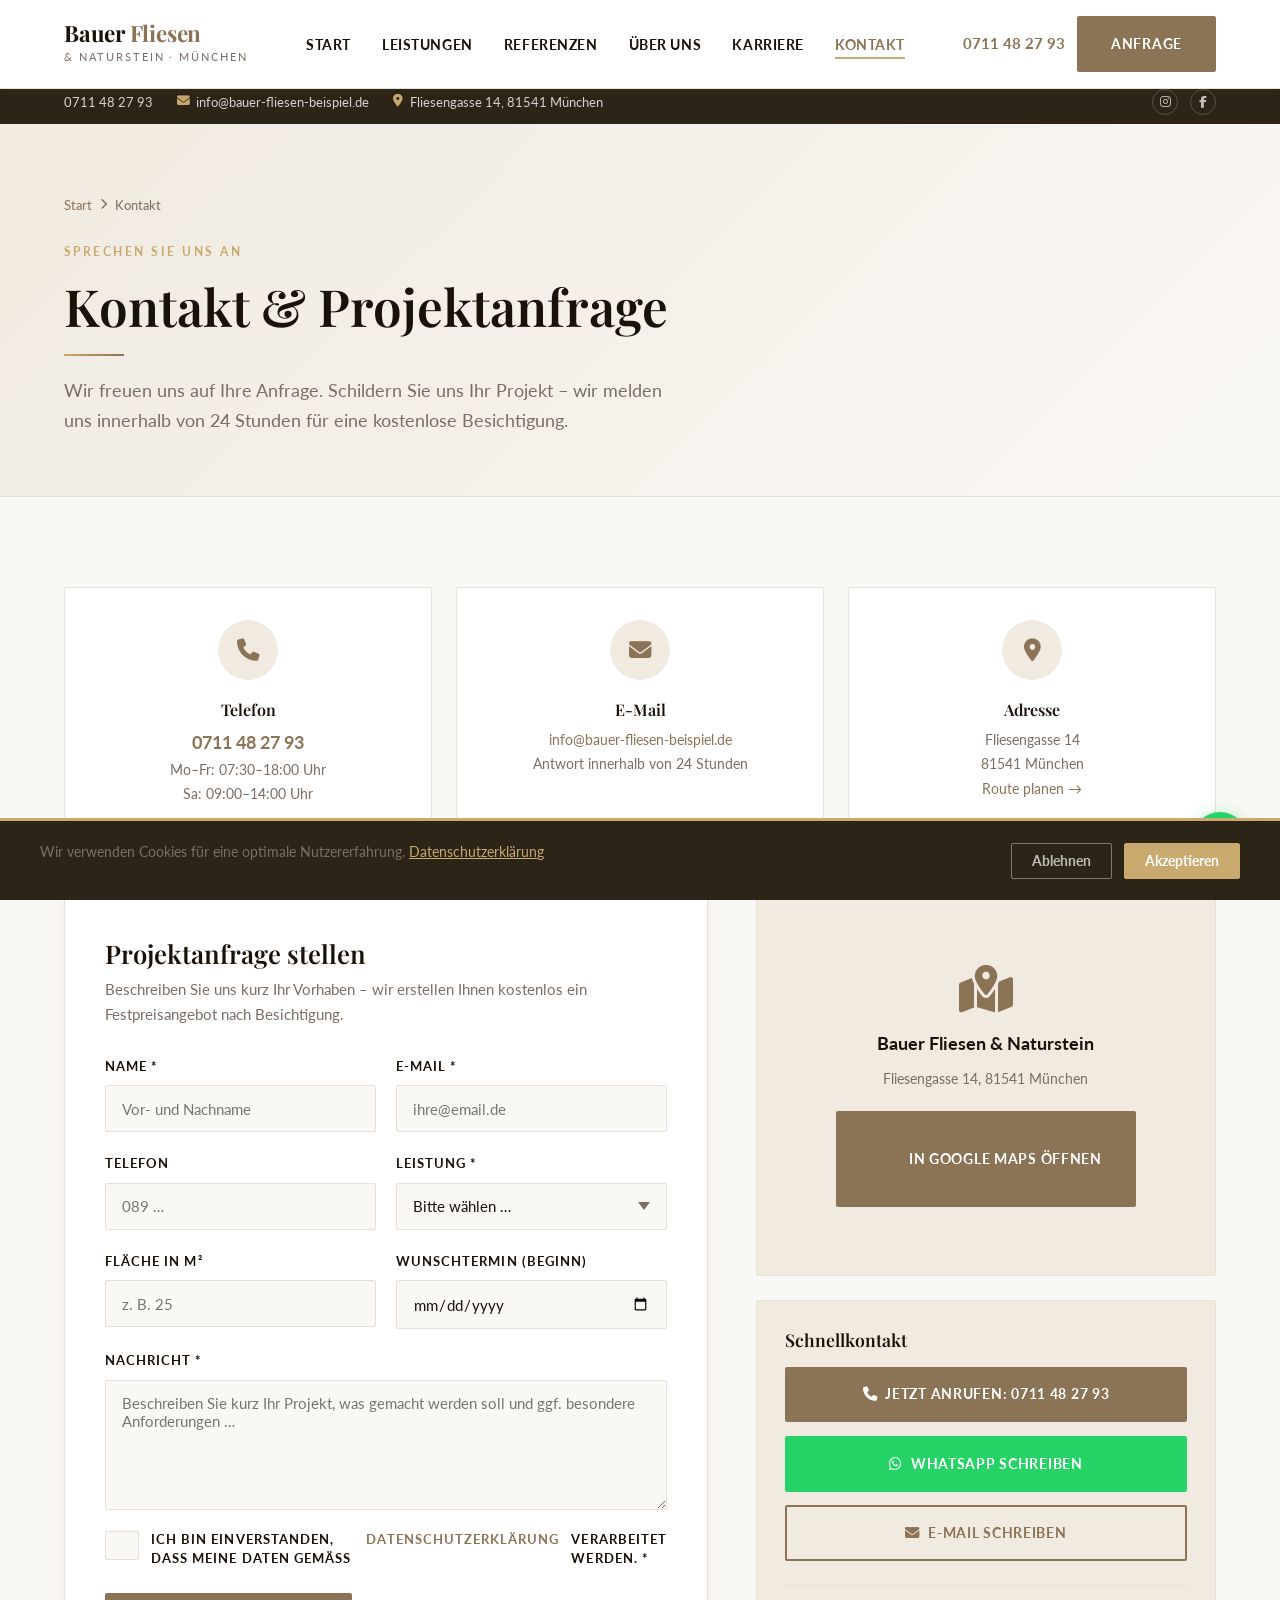
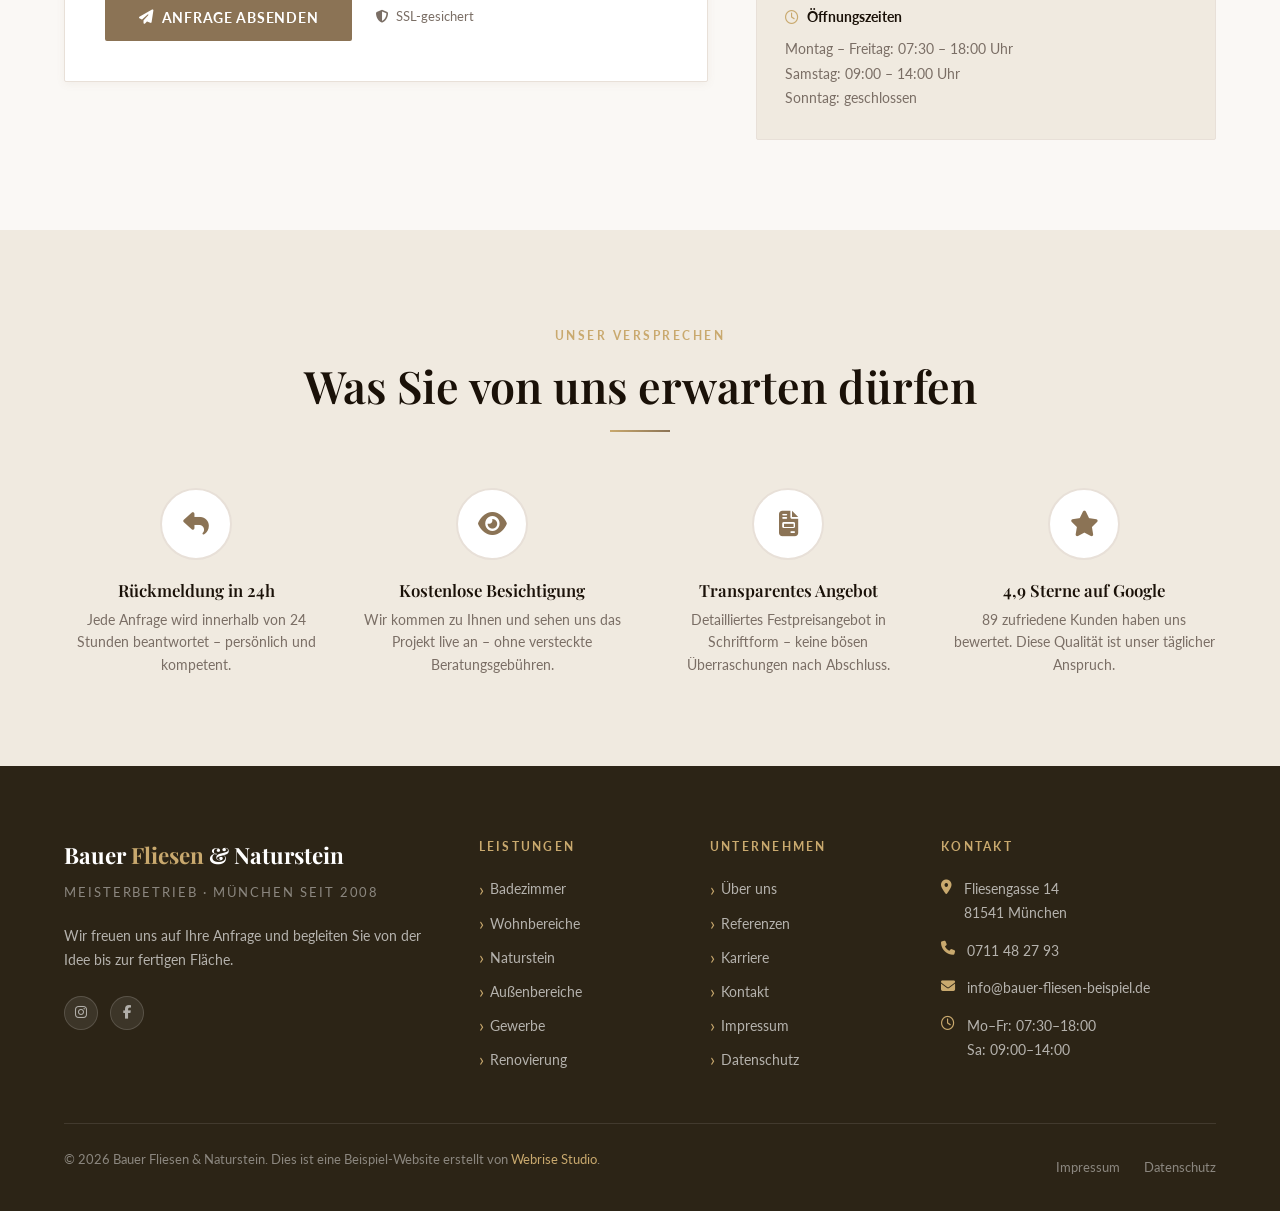
<file: kontakt.html>
<!DOCTYPE html>
<html lang="de">
<head>
  <meta charset="UTF-8">
  <meta name="viewport" content="width=device-width, initial-scale=1.0">
  <title>Kontakt – Bauer Fliesen & Naturstein München</title>
  <meta name="description" content="Kontaktieren Sie Bauer Fliesen & Naturstein in München. Projektanfrage, Beratungstermin oder einfach anrufen: 089 456789. Wir sind Mo–Sa erreichbar.">
  <meta name="robots" content="index, follow">
  <link rel="canonical" href="https://webrisestudiode.github.io/bauer-fliesen/kontakt.html">
  <meta property="og:type" content="website">
  <meta property="og:title" content="Kontakt – Bauer Fliesen & Naturstein München">
  <meta property="og:description" content="Jetzt Projektanfrage stellen. Kostenlose Beratung & Festpreisangebot.">
  <meta property="og:url" content="https://webrisestudiode.github.io/bauer-fliesen/kontakt.html">
  <meta property="og:locale" content="de_DE">

  <link rel="icon" type="image/png" href="favicon.png">
  <link rel="apple-touch-icon" href="favicon.png">

  <link rel="preconnect" href="https://fonts.googleapis.com">
  <link rel="preconnect" href="https://fonts.gstatic.com" crossorigin>
  <link href="https://fonts.googleapis.com/css2?family=Playfair+Display:ital,wght@0,400;0,500;0,600;0,700;1,400;1,600&family=Lato:wght@300;400;700;900&display=swap" rel="stylesheet">
  <link rel="stylesheet" href="https://cdnjs.cloudflare.com/ajax/libs/font-awesome/6.4.0/css/all.min.css">
  <link rel="stylesheet" href="css/style.css">
</head>
<body>

<div id="personalized-banner" style="display:none;position:fixed;top:0;left:0;right:0;width:100%; background:linear-gradient(90deg,#6B5440,#8B7355); color:white; text-align:center; padding:10px 20px; font-size:0.9rem; font-weight:600; z-index:9999; border-bottom:3px solid #C9A96E;">
  <i class="fa-solid fa-brush" style="margin-right:8px; color:#C9A96E;"></i>
  Guten Tag Herr/Frau <span id="banner-name" style="font-weight:800;"></span> – so könnte die Website von <strong id="banner-firma"></strong> aussehen &nbsp;·&nbsp;
  <a href="https://webrisestudio.de/kontakt.html" target="_blank" style="color:#C9A96E;text-decoration:underline;font-weight:700;">Website anfragen →</a>
</div>
<script>
(function(){var p=new URLSearchParams(window.location.search);var f=p.get('firma'),n=p.get('name'),s=p.get('stadt'),t=p.get('telefon');if(f)sessionStorage.setItem('ws_firma',f);if(n)sessionStorage.setItem('ws_name',n);if(s)sessionStorage.setItem('ws_stadt',s);if(t)sessionStorage.setItem('ws_telefon',t);var name=sessionStorage.getItem('ws_name');if(name){var b=document.getElementById('personalized-banner'),el=document.getElementById('banner-name');if(b&&el){el.textContent=name;b.style.display='block';document.documentElement.appendChild(b);var h=b.offsetHeight||44;var sp=document.getElementById('ws-banner-spacer');if(sp)sp.style.height=h+'px';}}})();
</script>
<div id="ws-banner-spacer" style="height:0;overflow:hidden;"></div>

<div class="top-bar">
  <div class="container">
    <div class="top-bar__inner">
      <div class="top-bar__contact">
        <a href="tel:089456789"><i class="fa-solid fa-phone"></i> 089 456789</a>
        <a href="mailto:info@bauer-fliesen-beispiel.de"><i class="fa-solid fa-envelope"></i> info@bauer-fliesen-beispiel.de</a>
        <span><i class="fa-solid fa-location-dot"></i> Fliesengasse 14, 81541 München</span>
      </div>
      <div class="top-bar__social">
        <a href="#" aria-label="Instagram"><i class="fa-brands fa-instagram"></i></a>
        <a href="#" aria-label="Facebook"><i class="fa-brands fa-facebook-f"></i></a>
      </div>
    </div>
  </div>
</div>

<nav class="navbar" role="navigation" aria-label="Hauptnavigation">
  <div class="navbar__inner">
    <a href="index.html" class="navbar__logo">
      <span class="navbar__logo-name">Bauer <span>Fliesen</span></span>
      <span class="navbar__logo-tagline">& Naturstein · München</span>
    </a>
    <button class="navbar__toggle" aria-label="Menü öffnen" aria-expanded="false">
      <span></span><span></span><span></span>
    </button>
    <ul class="navbar__nav" role="list">
      <li><a href="index.html">Start</a></li>
      <li><a href="leistungen.html">Leistungen</a></li>
      <li><a href="referenzen.html">Referenzen</a></li>
      <li><a href="ueber-uns.html">Über uns</a></li>
      <li><a href="karriere.html">Karriere</a></li>
      <li><a href="kontakt.html" class="active">Kontakt</a></li>
    </ul>
    <div class="navbar__cta">
      <a href="tel:089456789" class="navbar__phone"><i class="fa-solid fa-phone"></i> 089 456789</a>
      <a href="kontakt.html" class="btn btn--primary">Anfrage</a>
    </div>
  </div>
</nav>

<div class="page-hero">
  <div class="page-hero__inner">
    <nav class="page-hero__breadcrumb" aria-label="Breadcrumb">
      <a href="index.html">Start</a><i class="fa-solid fa-chevron-right"></i><span>Kontakt</span>
    </nav>
    <span class="section__label">Sprechen Sie uns an</span>
    <h1 class="page-hero__title">Kontakt & Projektanfrage</h1>
    <span style="display:block;width:60px;height:2px;background:linear-gradient(90deg,#C9A96E,#8B7355);margin:1rem 0 1.25rem;"></span>
    <p class="page-hero__subtitle">Wir freuen uns auf Ihre Anfrage. Schildern Sie uns Ihr Projekt – wir melden uns innerhalb von 24 Stunden für eine kostenlose Besichtigung.</p>
  </div>
</div>

<!-- Contact Info Cards -->
<section class="section">
  <div class="container">
    <div class="contact-info-grid" style="margin-bottom:3.5rem;">
      <div class="contact-info-card animate-on-scroll">
        <div class="contact-info-card__icon"><i class="fa-solid fa-phone"></i></div>
        <h3 class="contact-info-card__title">Telefon</h3>
        <p class="contact-info-card__text">
          <a href="tel:089456789" style="font-size:1.1rem;font-weight:700;color:var(--color-primary);">089 456789</a><br>
          Mo–Fr: 07:30–18:00 Uhr<br>Sa: 09:00–14:00 Uhr
        </p>
      </div>
      <div class="contact-info-card animate-on-scroll">
        <div class="contact-info-card__icon"><i class="fa-solid fa-envelope"></i></div>
        <h3 class="contact-info-card__title">E-Mail</h3>
        <p class="contact-info-card__text">
          <a href="mailto:info@bauer-fliesen-beispiel.de" style="color:var(--color-primary);word-break:break-all;">info@bauer-fliesen-beispiel.de</a><br>
          Antwort innerhalb von 24 Stunden
        </p>
      </div>
      <div class="contact-info-card animate-on-scroll">
        <div class="contact-info-card__icon"><i class="fa-solid fa-location-dot"></i></div>
        <h3 class="contact-info-card__title">Adresse</h3>
        <p class="contact-info-card__text">
          Fliesengasse 14<br>81541 München<br>
          <a href="https://maps.google.com" target="_blank" rel="noopener" style="color:var(--color-primary);">Route planen →</a>
        </p>
      </div>
    </div>

    <!-- Form + Map Layout -->
    <div style="display:grid;grid-template-columns:1.4fr 1fr;gap:3rem;align-items:start;" class="contact-split">
      <div class="form-section animate-on-scroll">
        <h2 style="font-size:1.6rem;margin-bottom:0.5rem;">Projektanfrage stellen</h2>
        <p style="margin-bottom:1.75rem;font-size:0.92rem;">Beschreiben Sie uns kurz Ihr Vorhaben – wir erstellen Ihnen kostenlos ein Festpreisangebot nach Besichtigung.</p>
        <form data-validate action="#" method="post" aria-label="Projektanfrage">
          <div class="form-grid">
            <div class="form-group">
              <label for="name">Name *</label>
              <input type="text" id="name" name="name" placeholder="Vor- und Nachname" required autocomplete="name">
            </div>
            <div class="form-group">
              <label for="email">E-Mail *</label>
              <input type="email" id="email" name="email" placeholder="ihre@email.de" required autocomplete="email">
            </div>
            <div class="form-group">
              <label for="telefon">Telefon</label>
              <input type="tel" id="telefon" name="telefon" placeholder="089 …" autocomplete="tel">
            </div>
            <div class="form-group">
              <label for="leistung">Leistung *</label>
              <select id="leistung" name="leistung" required>
                <option value="">Bitte wählen …</option>
                <option value="badezimmer">Badezimmer</option>
                <option value="wohnbereiche">Wohnbereiche</option>
                <option value="naturstein">Naturstein</option>
                <option value="aussenbereiche">Außenbereiche</option>
                <option value="gewerbe">Gewerbe</option>
                <option value="renovierung">Renovierung</option>
              </select>
            </div>
            <div class="form-group">
              <label for="flaeche">Fläche in m²</label>
              <input type="number" id="flaeche" name="flaeche" placeholder="z. B. 25" min="1" max="10000">
            </div>
            <div class="form-group">
              <label for="wunschtermin">Wunschtermin (Beginn)</label>
              <input type="date" id="wunschtermin" name="wunschtermin">
            </div>
            <div class="form-group form-group--full">
              <label for="nachricht">Nachricht *</label>
              <textarea id="nachricht" name="nachricht" placeholder="Beschreiben Sie kurz Ihr Projekt, was gemacht werden soll und ggf. besondere Anforderungen …" required></textarea>
            </div>
            <div class="form-group form-group--full">
              <label class="form-checkbox">
                <input type="checkbox" name="datenschutz" required>
                Ich bin einverstanden, dass meine Daten gemäß <a href="datenschutz.html" target="_blank">Datenschutzerklärung</a> verarbeitet werden. *
              </label>
            </div>
          </div>
          <div class="form-submit" style="margin-top:1.5rem;">
            <button type="submit" class="btn btn--primary">
              <i class="fa-solid fa-paper-plane"></i> Anfrage absenden
            </button>
            <span class="form-note"><i class="fa-solid fa-shield-halved"></i> SSL-gesichert</span>
          </div>
        </form>
      </div>

      <div class="animate-on-scroll">
        <!-- Map Placeholder -->
        <div class="map-container" style="margin-bottom:1.5rem;">
          <div class="map-placeholder">
            <i class="fa-solid fa-map-location-dot"></i>
            <strong style="display:block;font-size:1.1rem;color:var(--color-text-dark);margin-bottom:0.5rem;">Bauer Fliesen & Naturstein</strong>
            <p style="margin:0;font-size:0.9rem;">Fliesengasse 14, 81541 München</p>
            <a href="https://maps.google.com/?q=Fliesengasse+14+81541+München" target="_blank" rel="noopener" class="btn btn--primary" style="margin-top:1.25rem;">
              <i class="fa-solid fa-map-pin"></i> In Google Maps öffnen
            </a>
          </div>
        </div>

        <!-- Quick Contact -->
        <div style="background:var(--color-alt-bg);border:1px solid var(--color-border);border-radius:2px;padding:1.75rem;">
          <h3 style="font-size:1.1rem;margin-bottom:1rem;">Schnellkontakt</h3>
          <div style="display:flex;flex-direction:column;gap:0.85rem;">
            <a href="tel:089456789" class="btn btn--primary" style="justify-content:center;">
              <i class="fa-solid fa-phone"></i> Jetzt anrufen: 089 456789
            </a>
            <a href="https://wa.me/4989456789?text=Hallo%20Bauer%20Fliesen,%20ich%20möchte%20ein%20Angebot%20anfragen." target="_blank" class="btn" style="background:#25D366;color:white;border-color:#25D366;justify-content:center;">
              <i class="fa-brands fa-whatsapp"></i> WhatsApp schreiben
            </a>
            <a href="mailto:info@bauer-fliesen-beispiel.de" class="btn btn--outline" style="justify-content:center;">
              <i class="fa-solid fa-envelope"></i> E-Mail schreiben
            </a>
          </div>
          <div style="margin-top:1.5rem;padding-top:1.25rem;border-top:1px solid var(--color-border);">
            <div style="display:flex;align-items:center;gap:0.5rem;font-size:0.85rem;color:var(--color-text-gray);margin-bottom:0.5rem;">
              <i class="fa-regular fa-clock" style="color:var(--color-accent);"></i>
              <strong style="color:var(--color-text-dark);">Öffnungszeiten</strong>
            </div>
            <p style="font-size:0.85rem;color:var(--color-text-gray);margin:0;line-height:1.8;">
              Montag – Freitag: 07:30 – 18:00 Uhr<br>
              Samstag: 09:00 – 14:00 Uhr<br>
              Sonntag: geschlossen
            </p>
          </div>
        </div>
      </div>
    </div>
  </div>
</section>

<!-- Trust Section -->
<section class="section section--alt">
  <div class="container">
    <div class="section__header section__header--center">
      <span class="section__label">Unser Versprechen</span>
      <h2 class="section__title">Was Sie von uns erwarten dürfen</h2>
      <span class="gold-line gold-line--center"></span>
    </div>
    <div class="features-grid">
      <div class="feature animate-on-scroll">
        <div class="feature__icon"><i class="fa-solid fa-reply"></i></div>
        <h3 class="feature__title">Rückmeldung in 24h</h3>
        <p class="feature__text">Jede Anfrage wird innerhalb von 24 Stunden beantwortet – persönlich und kompetent.</p>
      </div>
      <div class="feature animate-on-scroll">
        <div class="feature__icon"><i class="fa-solid fa-eye"></i></div>
        <h3 class="feature__title">Kostenlose Besichtigung</h3>
        <p class="feature__text">Wir kommen zu Ihnen und sehen uns das Projekt live an – ohne versteckte Beratungsgebühren.</p>
      </div>
      <div class="feature animate-on-scroll">
        <div class="feature__icon"><i class="fa-solid fa-file-invoice"></i></div>
        <h3 class="feature__title">Transparentes Angebot</h3>
        <p class="feature__text">Detailliertes Festpreisangebot in Schriftform – keine bösen Überraschungen nach Abschluss.</p>
      </div>
      <div class="feature animate-on-scroll">
        <div class="feature__icon"><i class="fa-solid fa-star"></i></div>
        <h3 class="feature__title">4,9 Sterne auf Google</h3>
        <p class="feature__text">89 zufriedene Kunden haben uns bewertet. Diese Qualität ist unser täglicher Anspruch.</p>
      </div>
    </div>
  </div>
</section>

<style>
@media (max-width:900px){
  .contact-split{grid-template-columns:1fr !important;}
}
</style>

<footer class="footer" role="contentinfo">
  <div class="container">
    <div class="footer__grid">
      <div>
        <div class="footer__logo-name">Bauer <span>Fliesen</span> & Naturstein</div>
        <div class="footer__tagline">Meisterbetrieb · München seit 2008</div>
        <p class="footer__about">Wir freuen uns auf Ihre Anfrage und begleiten Sie von der Idee bis zur fertigen Fläche.</p>
        <div class="footer__social">
          <a href="#" aria-label="Instagram"><i class="fa-brands fa-instagram"></i></a>
          <a href="#" aria-label="Facebook"><i class="fa-brands fa-facebook-f"></i></a>
        </div>
      </div>
      <div>
        <div class="footer__heading">Leistungen</div>
        <ul class="footer__links">
          <li><a href="leistungen.html#badezimmer">Badezimmer</a></li>
          <li><a href="leistungen.html#wohnbereiche">Wohnbereiche</a></li>
          <li><a href="leistungen.html#naturstein">Naturstein</a></li>
          <li><a href="leistungen.html#aussenbereiche">Außenbereiche</a></li>
          <li><a href="leistungen.html#gewerbe">Gewerbe</a></li>
          <li><a href="leistungen.html#renovierung">Renovierung</a></li>
        </ul>
      </div>
      <div>
        <div class="footer__heading">Unternehmen</div>
        <ul class="footer__links">
          <li><a href="ueber-uns.html">Über uns</a></li>
          <li><a href="referenzen.html">Referenzen</a></li>
          <li><a href="karriere.html">Karriere</a></li>
          <li><a href="kontakt.html">Kontakt</a></li>
          <li><a href="impressum.html">Impressum</a></li>
          <li><a href="datenschutz.html">Datenschutz</a></li>
        </ul>
      </div>
      <div>
        <div class="footer__heading">Kontakt</div>
        <div class="footer__contact-item"><i class="fa-solid fa-location-dot"></i><span>Fliesengasse 14<br>81541 München</span></div>
        <div class="footer__contact-item"><i class="fa-solid fa-phone"></i><a href="tel:089456789">089 456789</a></div>
        <div class="footer__contact-item"><i class="fa-solid fa-envelope"></i><a href="mailto:info@bauer-fliesen-beispiel.de">info@bauer-fliesen-beispiel.de</a></div>
        <div class="footer__contact-item"><i class="fa-regular fa-clock"></i><span>Mo–Fr: 07:30–18:00<br>Sa: 09:00–14:00</span></div>
      </div>
    </div>
    <div class="footer__bottom">
      <p class="footer__copyright">&copy; 2026 Bauer Fliesen & Naturstein. Dies ist eine Beispiel-Website erstellt von <a href="https://webrisestudio.de" target="_blank">Webrise Studio</a>.</p>
      <div class="footer__legal-links">
        <a href="impressum.html">Impressum</a>
        <a href="datenschutz.html">Datenschutz</a>
      </div>
    </div>
  </div>
</footer>

<a href="https://wa.me/4989456789?text=Hallo%20Bauer%20Fliesen,%20ich%20interessiere%20mich%20f%C3%BCr%20Ihre%20Leistungen..." target="_blank" class="whatsapp-btn" aria-label="WhatsApp Kontakt">
  <i class="fa-brands fa-whatsapp"></i>
</a>

<div id="cookie-banner" role="dialog" aria-label="Cookie-Einstellungen">
  <div class="cookie-banner__inner">
    <p class="cookie-banner__text">Wir verwenden Cookies für eine optimale Nutzererfahrung. <a href="datenschutz.html">Datenschutzerklärung</a></p>
    <div class="cookie-banner__actions">
      <button class="cookie-btn cookie-btn--decline" id="cookie-decline">Ablehnen</button>
      <button class="cookie-btn cookie-btn--accept" id="cookie-accept">Akzeptieren</button>
    </div>
  </div>
</div>

<script src="js/script.js"></script>
</body>
</html>
</file>
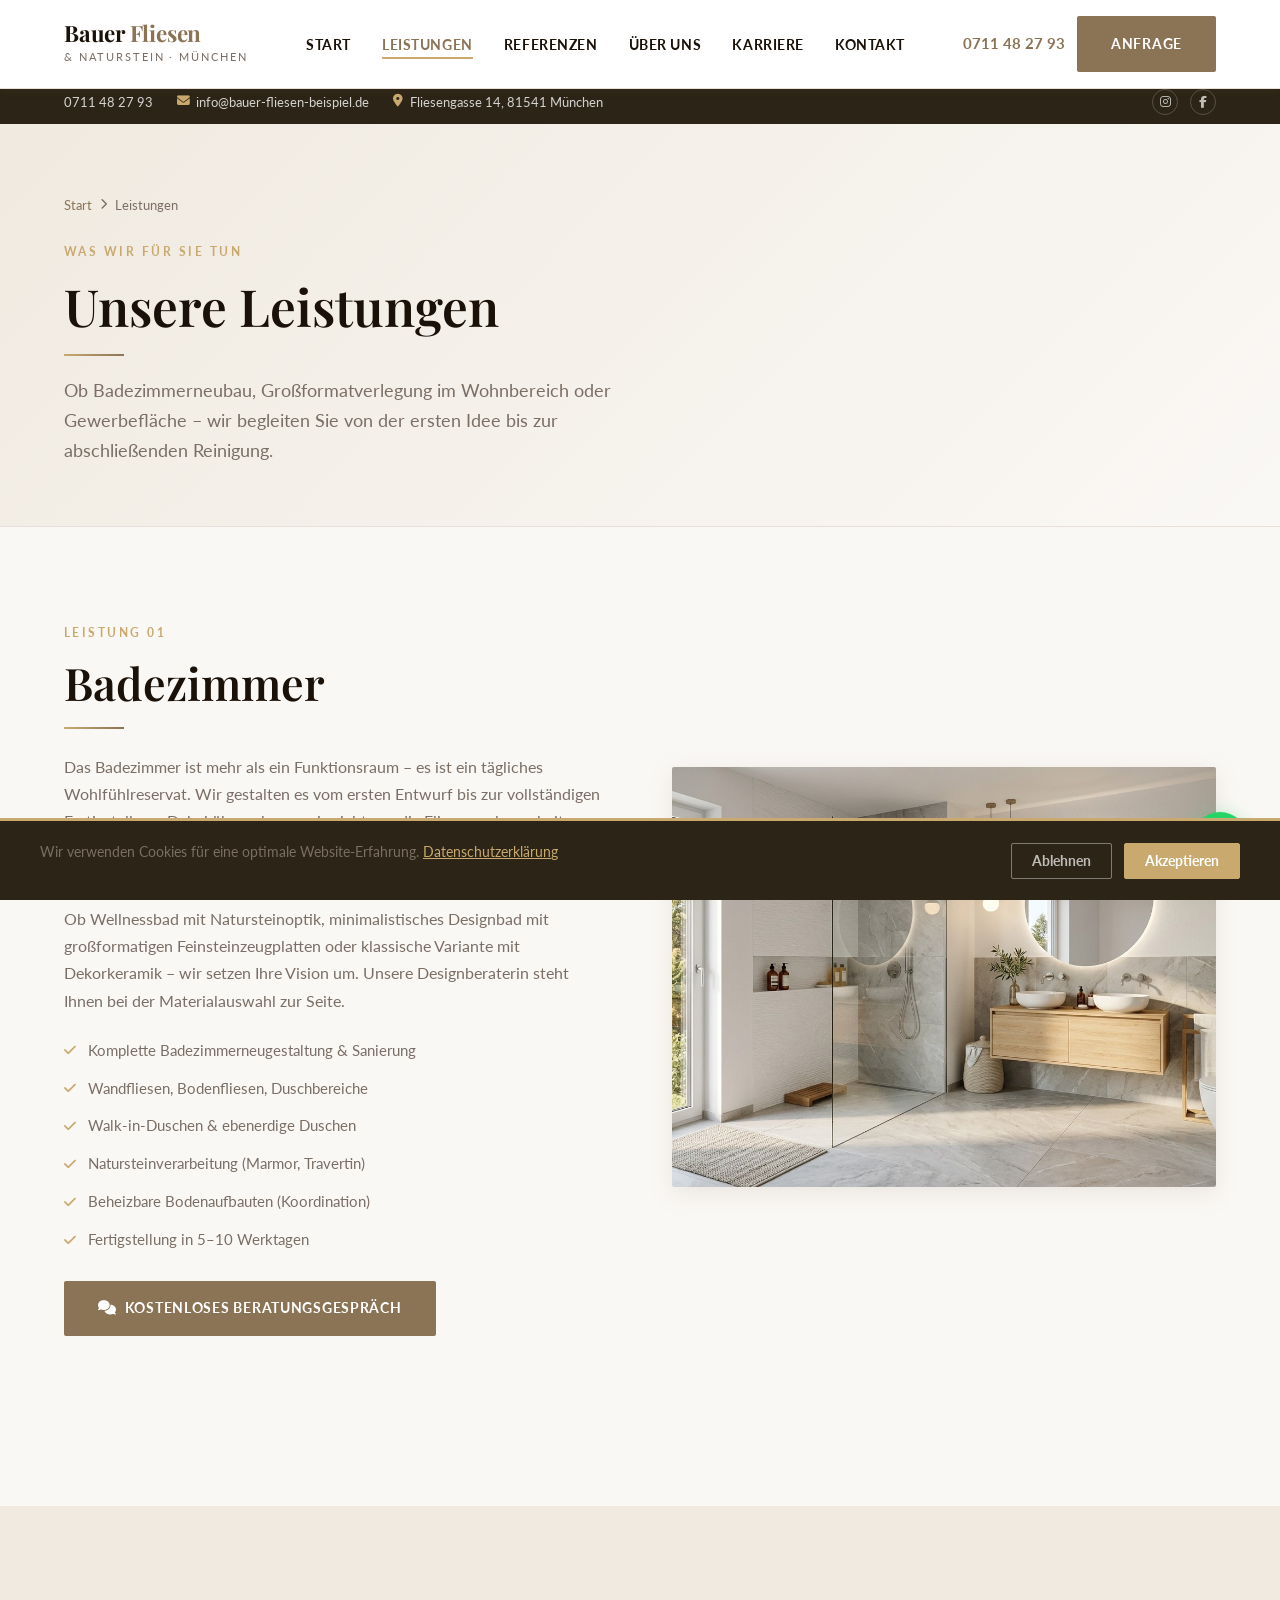
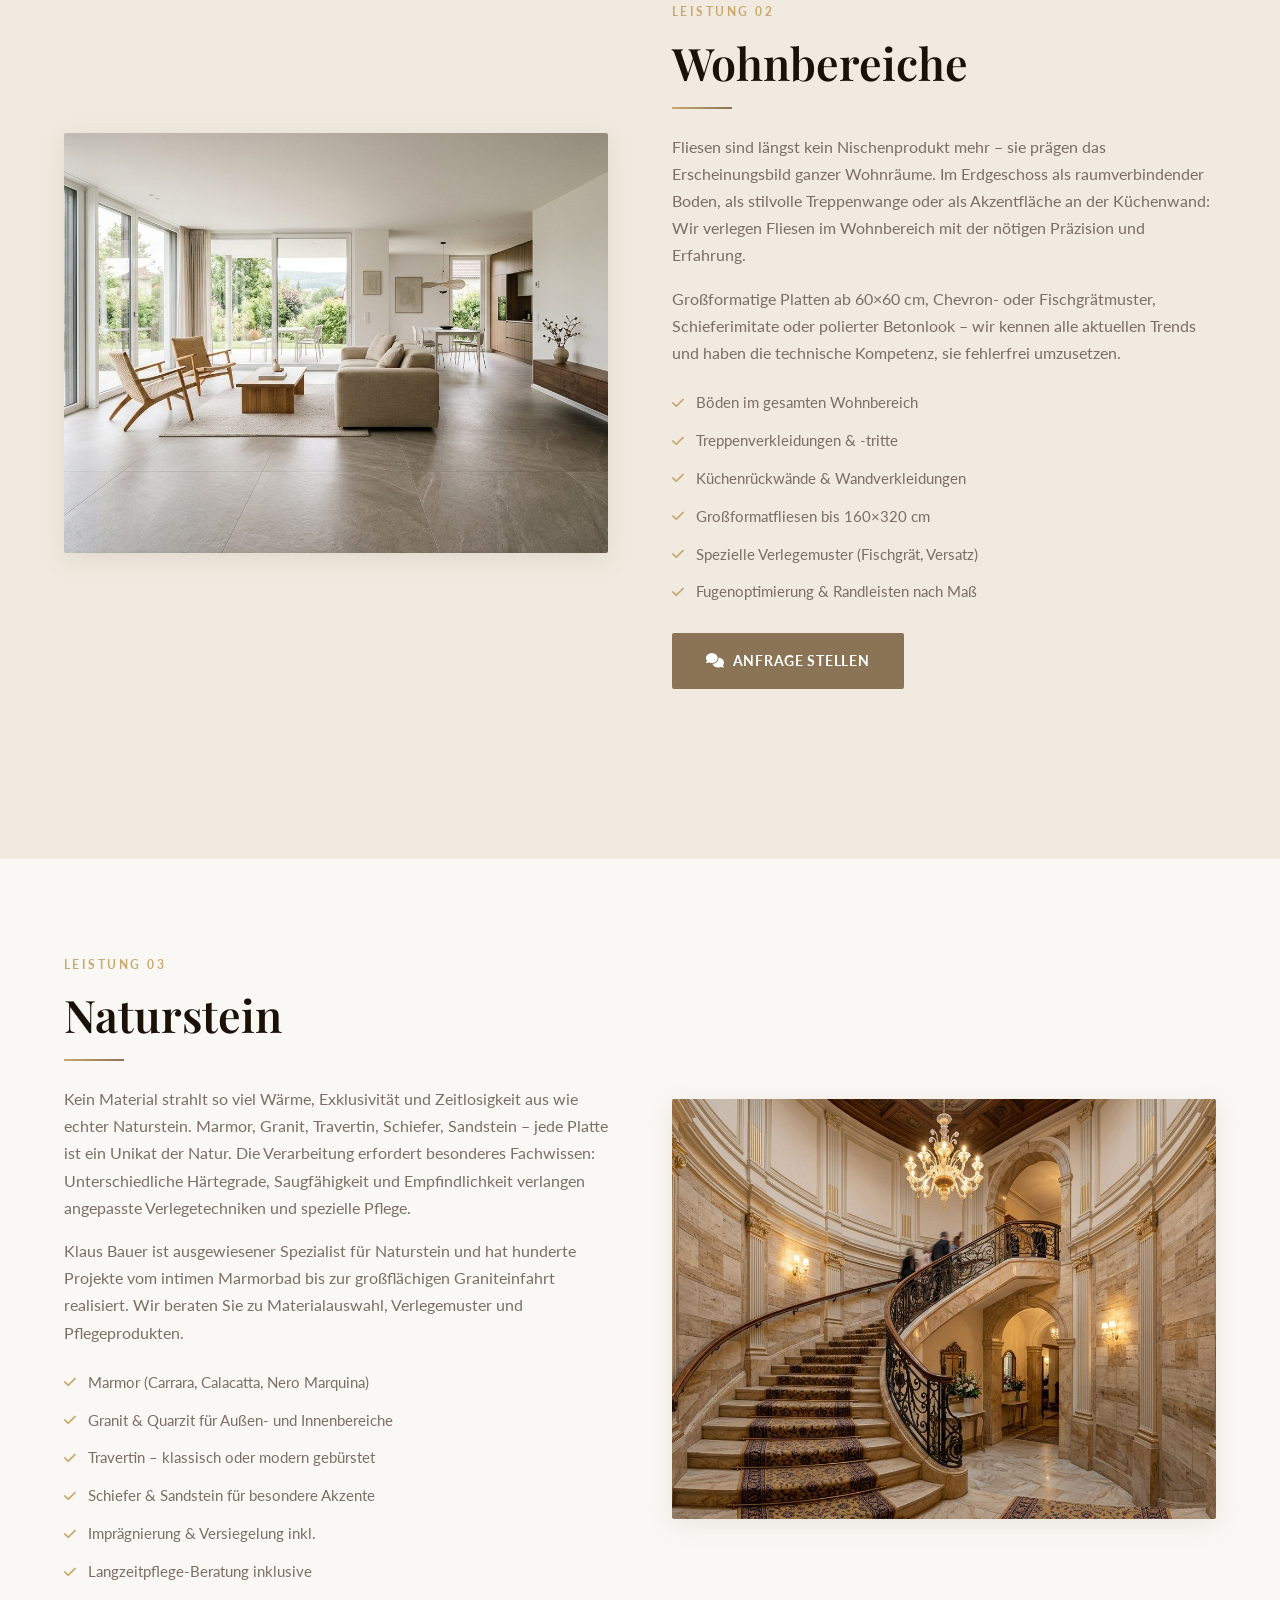
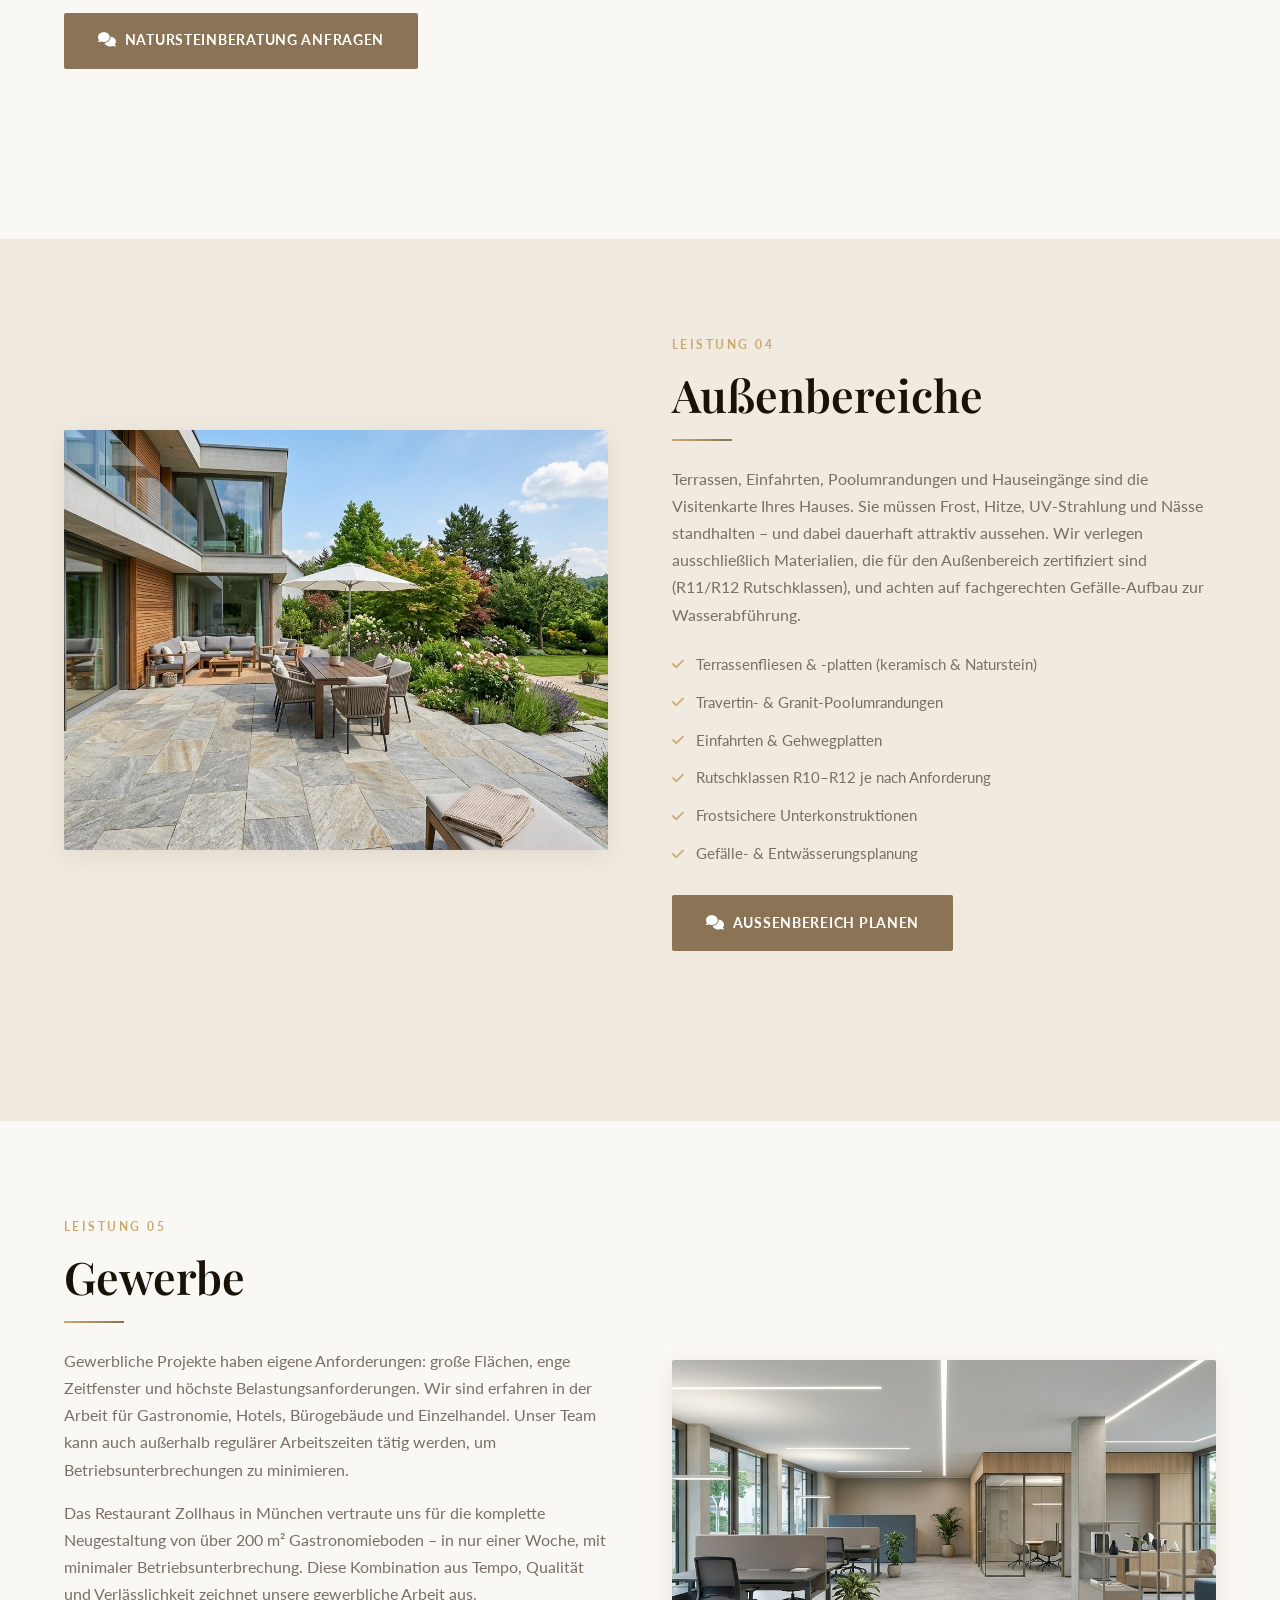
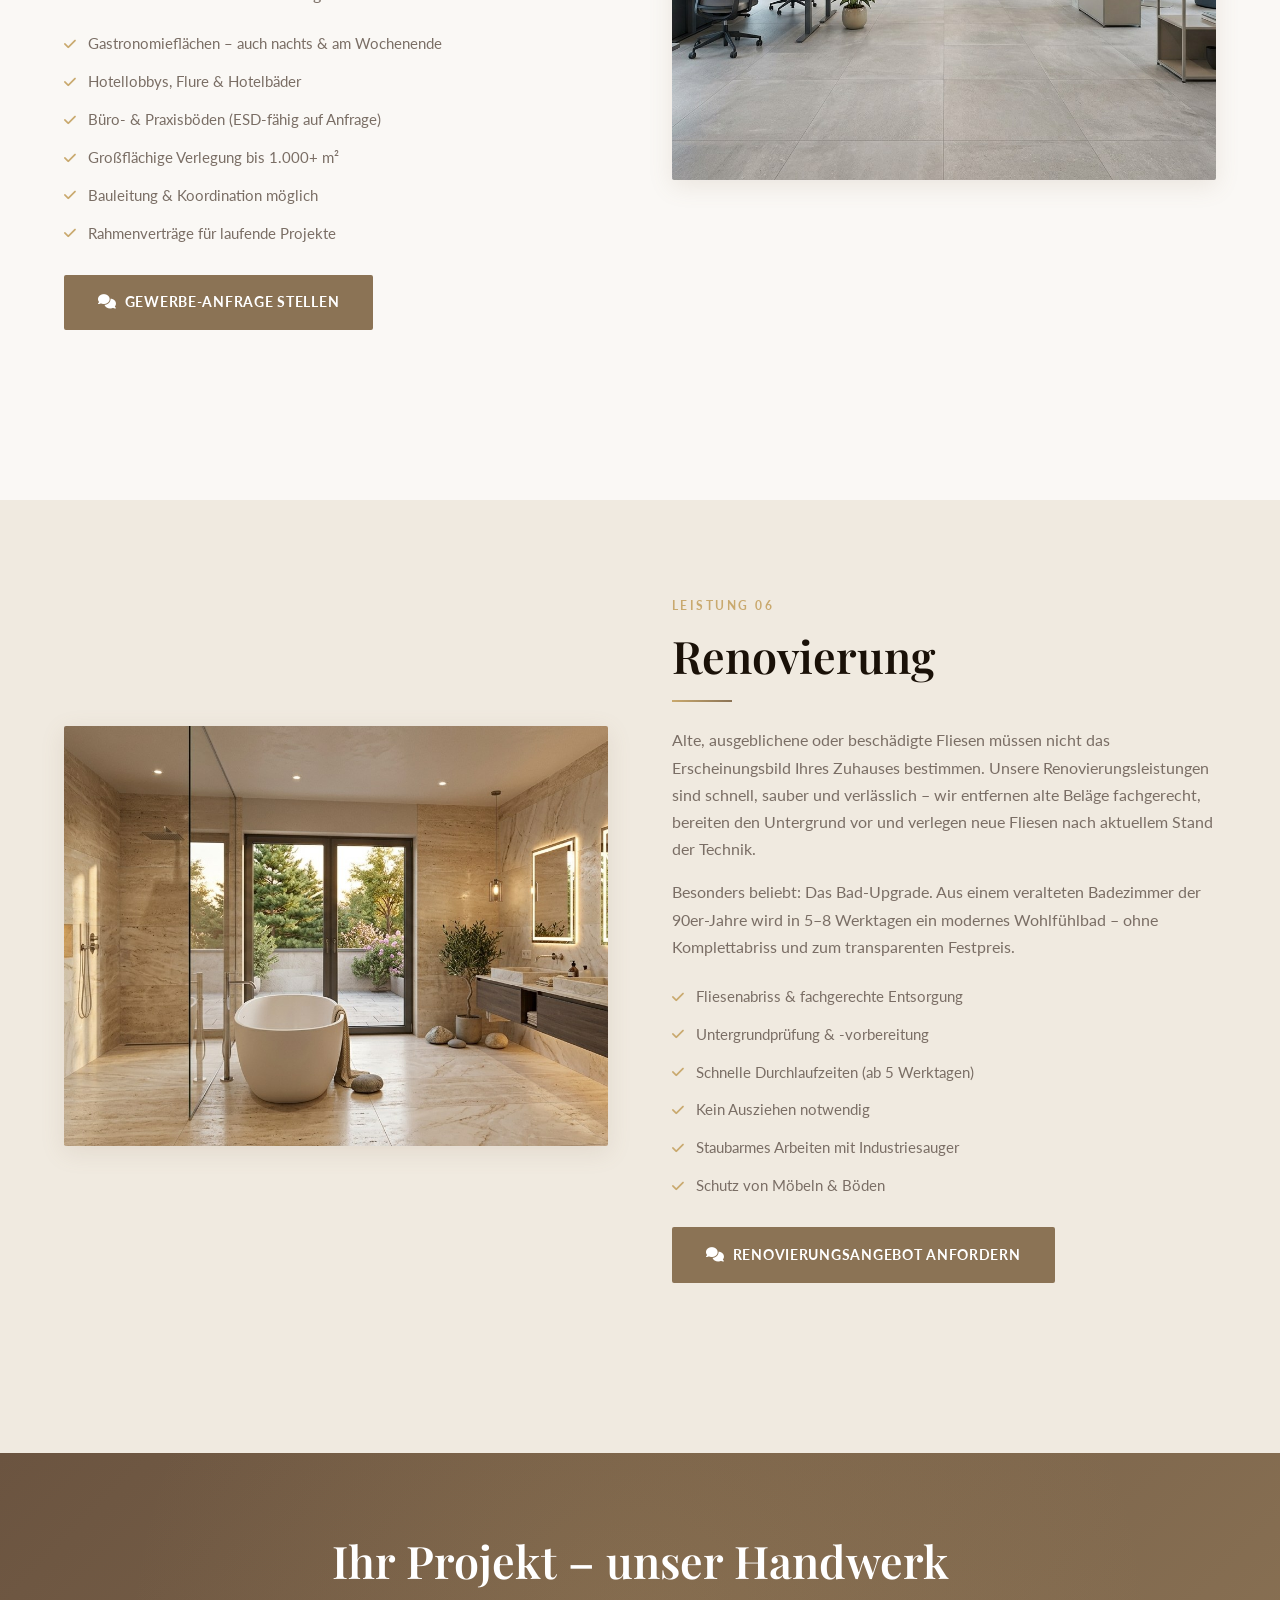
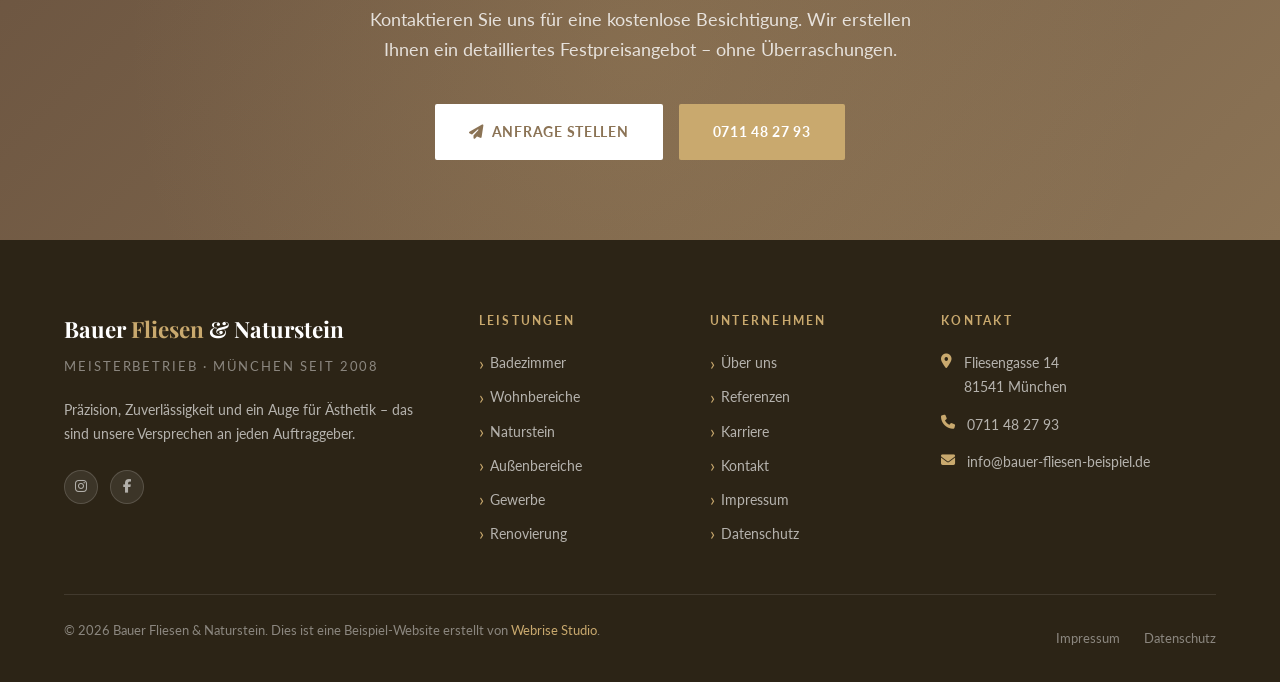
<file: leistungen.html>
<!DOCTYPE html>
<html lang="de">
<head>
  <meta charset="UTF-8">
  <meta name="viewport" content="width=device-width, initial-scale=1.0">
  <title>Leistungen – Bauer Fliesen & Naturstein München</title>
  <meta name="description" content="Alle Leistungen von Bauer Fliesen & Naturstein: Badezimmer, Wohnbereiche, Naturstein, Außenbereiche, Gewerbe und Renovierung in München.">
  <meta name="robots" content="index, follow">
  <link rel="canonical" href="https://webrisestudiode.github.io/bauer-fliesen/leistungen.html">

  <!-- Open Graph -->
  <meta property="og:type" content="website">
  <meta property="og:title" content="Leistungen – Bauer Fliesen & Naturstein München">
  <meta property="og:description" content="Vom Badezimmer bis zum Gewerbebau – alle Fliesenlegerleistungen aus einer Hand in München.">
  <meta property="og:image" content="https://webrisestudiode.github.io/bauer-fliesen/Bilder/badezimmer.jpg">
  <meta property="og:url" content="https://webrisestudiode.github.io/bauer-fliesen/leistungen.html">
  <meta property="og:locale" content="de_DE">

  <!-- Favicon -->
  <link rel="icon" type="image/png" href="favicon.png">
  <link rel="apple-touch-icon" href="favicon.png">

  <link rel="preconnect" href="https://fonts.googleapis.com">
  <link rel="preconnect" href="https://fonts.gstatic.com" crossorigin>
  <link rel="preconnect" href="https://images.unsplash.com">
  <link href="https://fonts.googleapis.com/css2?family=Playfair+Display:ital,wght@0,400;0,500;0,600;0,700;1,400;1,600&family=Lato:wght@300;400;700;900&display=swap" rel="stylesheet">
  <link rel="stylesheet" href="https://cdnjs.cloudflare.com/ajax/libs/font-awesome/6.4.0/css/all.min.css">
  <link rel="stylesheet" href="css/style.css">

  <script type="application/ld+json">
  {
    "@context": "https://schema.org",
    "@type": "HomeAndConstructionBusiness",
    "name": "Bauer Fliesen & Naturstein",
    "url": "https://webrisestudiode.github.io/bauer-fliesen/",
    "telephone": "+49-89-456789",
    "address": {"@type": "PostalAddress","streetAddress": "Fliesengasse 14","addressLocality": "München","postalCode": "81541","addressCountry": "DE"}
  }
  </script>
</head>
<body>

<div id="personalized-banner" style="display:none;position:fixed;top:0;left:0;right:0;width:100%; background:linear-gradient(90deg,#6B5440,#8B7355); color:white; text-align:center; padding:10px 20px; font-size:0.9rem; font-weight:600; z-index:9999; border-bottom:3px solid #C9A96E;">
  <i class="fa-solid fa-brush" style="margin-right:8px; color:#C9A96E;"></i>
  Guten Tag Herr/Frau <span id="banner-name" style="font-weight:800;"></span> – so könnte die Website von <strong id="banner-firma"></strong> aussehen &nbsp;·&nbsp;
  <a href="https://webrisestudio.de/kontakt.html" target="_blank" style="color:#C9A96E;text-decoration:underline;font-weight:700;">Website anfragen →</a>
</div>
<script>
(function(){var p=new URLSearchParams(window.location.search);var f=p.get('firma'),n=p.get('name'),s=p.get('stadt'),t=p.get('telefon');if(f)sessionStorage.setItem('ws_firma',f);if(n)sessionStorage.setItem('ws_name',n);if(s)sessionStorage.setItem('ws_stadt',s);if(t)sessionStorage.setItem('ws_telefon',t);var name=sessionStorage.getItem('ws_name');if(name){var b=document.getElementById('personalized-banner'),el=document.getElementById('banner-name');if(b&&el){el.textContent=name;b.style.display='block';document.documentElement.appendChild(b);var h=b.offsetHeight||44;var sp=document.getElementById('ws-banner-spacer');if(sp)sp.style.height=h+'px';}}})();
</script>
<div id="ws-banner-spacer" style="height:0;overflow:hidden;"></div>

<div class="top-bar">
  <div class="container">
    <div class="top-bar__inner">
      <div class="top-bar__contact">
        <a href="tel:089456789"><i class="fa-solid fa-phone"></i> 089 456789</a>
        <a href="mailto:info@bauer-fliesen-beispiel.de"><i class="fa-solid fa-envelope"></i> info@bauer-fliesen-beispiel.de</a>
        <span><i class="fa-solid fa-location-dot"></i> Fliesengasse 14, 81541 München</span>
      </div>
      <div class="top-bar__social">
        <a href="#" aria-label="Instagram"><i class="fa-brands fa-instagram"></i></a>
        <a href="#" aria-label="Facebook"><i class="fa-brands fa-facebook-f"></i></a>
      </div>
    </div>
  </div>
</div>

<nav class="navbar" role="navigation" aria-label="Hauptnavigation">
  <div class="navbar__inner">
    <a href="index.html" class="navbar__logo">
      <span class="navbar__logo-name">Bauer <span>Fliesen</span></span>
      <span class="navbar__logo-tagline">& Naturstein · München</span>
    </a>
    <button class="navbar__toggle" aria-label="Menü öffnen" aria-expanded="false">
      <span></span><span></span><span></span>
    </button>
    <ul class="navbar__nav" role="list">
      <li><a href="index.html">Start</a></li>
      <li><a href="leistungen.html" class="active">Leistungen</a></li>
      <li><a href="referenzen.html">Referenzen</a></li>
      <li><a href="ueber-uns.html">Über uns</a></li>
      <li><a href="karriere.html">Karriere</a></li>
      <li><a href="kontakt.html">Kontakt</a></li>
    </ul>
    <div class="navbar__cta">
      <a href="tel:089456789" class="navbar__phone"><i class="fa-solid fa-phone"></i> 089 456789</a>
      <a href="kontakt.html" class="btn btn--primary">Anfrage</a>
    </div>
  </div>
</nav>

<div class="page-hero">
  <div class="page-hero__inner">
    <nav class="page-hero__breadcrumb" aria-label="Breadcrumb">
      <a href="index.html">Start</a>
      <i class="fa-solid fa-chevron-right"></i>
      <span>Leistungen</span>
    </nav>
    <span class="section__label">Was wir für Sie tun</span>
    <h1 class="page-hero__title">Unsere Leistungen</h1>
    <span style="display:block;width:60px;height:2px;background:linear-gradient(90deg,#C9A96E,#8B7355);margin:1rem 0 1.25rem;"></span>
    <p class="page-hero__subtitle">Ob Badezimmerneubau, Großformatverlegung im Wohnbereich oder Gewerbefläche – wir begleiten Sie von der ersten Idee bis zur abschließenden Reinigung.</p>
  </div>
</div>

<!-- Badezimmer -->
<section class="section" id="badezimmer" aria-labelledby="bad-title">
  <div class="container">
    <div class="service-intro">
      <div class="animate-on-scroll">
        <span class="section__label">Leistung 01</span>
        <h2 id="bad-title">Badezimmer</h2>
        <span class="gold-line"></span>
        <p>Das Badezimmer ist mehr als ein Funktionsraum – es ist ein tägliches Wohlfühlreservat. Wir gestalten es vom ersten Entwurf bis zur vollständigen Fertigstellung. Dabei übernehmen wir nicht nur die Fliesenverlegearbeiten, sondern koordinieren bei Bedarf auch Sanitär-, Elektro- und Trockenbauleistungen.</p>
        <p>Ob Wellnessbad mit Natursteinoptik, minimalistisches Designbad mit großformatigen Feinsteinzeugplatten oder klassische Variante mit Dekorkeramik – wir setzen Ihre Vision um. Unsere Designberaterin steht Ihnen bei der Materialauswahl zur Seite.</p>
        <ul class="checklist">
          <li>Komplette Badezimmerneugestaltung & Sanierung</li>
          <li>Wandfliesen, Bodenfliesen, Duschbereiche</li>
          <li>Walk-in-Duschen & ebenerdige Duschen</li>
          <li>Natursteinverarbeitung (Marmor, Travertin)</li>
          <li>Beheizbare Bodenaufbauten (Koordination)</li>
          <li>Fertigstellung in 5–10 Werktagen</li>
        </ul>
        <a href="kontakt.html" class="btn btn--primary" style="margin-top:1.75rem;">
          <i class="fa-solid fa-comments"></i> Kostenloses Beratungsgespräch
        </a>
      </div>
      <div class="animate-on-scroll">
        <img
          src="Bilder/badezimmer.jpg"
          alt="Hochwertiges Badezimmer mit Natursteinfliesen"
          width="580" height="420"
          loading="lazy"
        >
      </div>
    </div>
  </div>
</section>

<!-- Wohnbereiche -->
<section class="section section--alt" id="wohnbereiche" aria-labelledby="wohn-title">
  <div class="container">
    <div class="service-intro" style="direction:rtl;">
      <div class="animate-on-scroll" style="direction:ltr;">
        <span class="section__label">Leistung 02</span>
        <h2 id="wohn-title">Wohnbereiche</h2>
        <span class="gold-line"></span>
        <p>Fliesen sind längst kein Nischenprodukt mehr – sie prägen das Erscheinungsbild ganzer Wohnräume. Im Erdgeschoss als raumverbindender Boden, als stilvolle Treppenwange oder als Akzentfläche an der Küchenwand: Wir verlegen Fliesen im Wohnbereich mit der nötigen Präzision und Erfahrung.</p>
        <p>Großformatige Platten ab 60×60 cm, Chevron- oder Fischgrätmuster, Schieferimitate oder polierter Betonlook – wir kennen alle aktuellen Trends und haben die technische Kompetenz, sie fehlerfrei umzusetzen.</p>
        <ul class="checklist">
          <li>Böden im gesamten Wohnbereich</li>
          <li>Treppenverkleidungen & -tritte</li>
          <li>Küchenrückwände & Wandverkleidungen</li>
          <li>Großformatfliesen bis 160×320 cm</li>
          <li>Spezielle Verlegemuster (Fischgrät, Versatz)</li>
          <li>Fugenoptimierung & Randleisten nach Maß</li>
        </ul>
        <a href="kontakt.html" class="btn btn--primary" style="margin-top:1.75rem;">
          <i class="fa-solid fa-comments"></i> Anfrage stellen
        </a>
      </div>
      <div class="animate-on-scroll" style="direction:ltr;">
        <img
          src="Bilder/wohnbereiche.jpg"
          alt="Moderner Wohnboden mit Großformatfliesen"
          width="580" height="420"
          loading="lazy"
        >
      </div>
    </div>
  </div>
</section>

<!-- Naturstein -->
<section class="section" id="naturstein" aria-labelledby="nat-title">
  <div class="container">
    <div class="service-intro">
      <div class="animate-on-scroll">
        <span class="section__label">Leistung 03</span>
        <h2 id="nat-title">Naturstein</h2>
        <span class="gold-line"></span>
        <p>Kein Material strahlt so viel Wärme, Exklusivität und Zeitlosigkeit aus wie echter Naturstein. Marmor, Granit, Travertin, Schiefer, Sandstein – jede Platte ist ein Unikat der Natur. Die Verarbeitung erfordert besonderes Fachwissen: Unterschiedliche Härtegrade, Saugfähigkeit und Empfindlichkeit verlangen angepasste Verlegetechniken und spezielle Pflege.</p>
        <p>Klaus Bauer ist ausgewiesener Spezialist für Naturstein und hat hunderte Projekte vom intimen Marmorbad bis zur großflächigen Graniteinfahrt realisiert. Wir beraten Sie zu Materialauswahl, Verlegemuster und Pflegeprodukten.</p>
        <ul class="checklist">
          <li>Marmor (Carrara, Calacatta, Nero Marquina)</li>
          <li>Granit & Quarzit für Außen- und Innenbereiche</li>
          <li>Travertin – klassisch oder modern gebürstet</li>
          <li>Schiefer & Sandstein für besondere Akzente</li>
          <li>Imprägnierung & Versiegelung inkl.</li>
          <li>Langzeitpflege-Beratung inklusive</li>
        </ul>
        <a href="kontakt.html" class="btn btn--primary" style="margin-top:1.75rem;">
          <i class="fa-solid fa-comments"></i> Natursteinberatung anfragen
        </a>
      </div>
      <div class="animate-on-scroll">
        <img
          src="Bilder/marmor-treppenhaus.jpg"
          alt="Edle Natursteinverarbeitung – Marmor und Granit"
          width="580" height="420"
          loading="lazy"
        >
      </div>
    </div>
  </div>
</section>

<!-- Außenbereiche -->
<section class="section section--alt" id="aussenbereiche" aria-labelledby="aus-title">
  <div class="container">
    <div class="service-intro" style="direction:rtl;">
      <div class="animate-on-scroll" style="direction:ltr;">
        <span class="section__label">Leistung 04</span>
        <h2 id="aus-title">Außenbereiche</h2>
        <span class="gold-line"></span>
        <p>Terrassen, Einfahrten, Poolumrandungen und Hauseingänge sind die Visitenkarte Ihres Hauses. Sie müssen Frost, Hitze, UV-Strahlung und Nässe standhalten – und dabei dauerhaft attraktiv aussehen. Wir verlegen ausschließlich Materialien, die für den Außenbereich zertifiziert sind (R11/R12 Rutschklassen), und achten auf fachgerechten Gefälle-Aufbau zur Wasserabführung.</p>
        <ul class="checklist">
          <li>Terrassenfliesen & -platten (keramisch & Naturstein)</li>
          <li>Travertin- & Granit-Poolumrandungen</li>
          <li>Einfahrten & Gehwegplatten</li>
          <li>Rutschklassen R10–R12 je nach Anforderung</li>
          <li>Frostsichere Unterkonstruktionen</li>
          <li>Gefälle- & Entwässerungsplanung</li>
        </ul>
        <a href="kontakt.html" class="btn btn--primary" style="margin-top:1.75rem;">
          <i class="fa-solid fa-comments"></i> Außenbereich planen
        </a>
      </div>
      <div class="animate-on-scroll" style="direction:ltr;">
        <img
          src="Bilder/aussenbereiche.jpg"
          alt="Natursteinterrasse mit Poolumrandung"
          width="580" height="420"
          loading="lazy"
        >
      </div>
    </div>
  </div>
</section>

<!-- Gewerbe -->
<section class="section" id="gewerbe" aria-labelledby="gew-title">
  <div class="container">
    <div class="service-intro">
      <div class="animate-on-scroll">
        <span class="section__label">Leistung 05</span>
        <h2 id="gew-title">Gewerbe</h2>
        <span class="gold-line"></span>
        <p>Gewerbliche Projekte haben eigene Anforderungen: große Flächen, enge Zeitfenster und höchste Belastungsanforderungen. Wir sind erfahren in der Arbeit für Gastronomie, Hotels, Bürogebäude und Einzelhandel. Unser Team kann auch außerhalb regulärer Arbeitszeiten tätig werden, um Betriebsunterbrechungen zu minimieren.</p>
        <p>Das Restaurant Zollhaus in München vertraute uns für die komplette Neugestaltung von über 200 m² Gastronomieboden – in nur einer Woche, mit minimaler Betriebsunterbrechung. Diese Kombination aus Tempo, Qualität und Verlässlichkeit zeichnet unsere gewerbliche Arbeit aus.</p>
        <ul class="checklist">
          <li>Gastronomieflächen – auch nachts & am Wochenende</li>
          <li>Hotellobbys, Flure & Hotelbäder</li>
          <li>Büro- & Praxisböden (ESD-fähig auf Anfrage)</li>
          <li>Großflächige Verlegung bis 1.000+ m²</li>
          <li>Bauleitung & Koordination möglich</li>
          <li>Rahmenverträge für laufende Projekte</li>
        </ul>
        <a href="kontakt.html" class="btn btn--primary" style="margin-top:1.75rem;">
          <i class="fa-solid fa-comments"></i> Gewerbe-Anfrage stellen
        </a>
      </div>
      <div class="animate-on-scroll">
        <img
          src="Bilder/gewerbe.jpg"
          alt="Gewerblicher Fliesenboden in modernem Bürogebäude"
          width="580" height="420"
          loading="lazy"
        >
      </div>
    </div>
  </div>
</section>

<!-- Renovierung -->
<section class="section section--alt" id="renovierung" aria-labelledby="ren-title">
  <div class="container">
    <div class="service-intro" style="direction:rtl;">
      <div class="animate-on-scroll" style="direction:ltr;">
        <span class="section__label">Leistung 06</span>
        <h2 id="ren-title">Renovierung</h2>
        <span class="gold-line"></span>
        <p>Alte, ausgeblichene oder beschädigte Fliesen müssen nicht das Erscheinungsbild Ihres Zuhauses bestimmen. Unsere Renovierungsleistungen sind schnell, sauber und verlässlich – wir entfernen alte Beläge fachgerecht, bereiten den Untergrund vor und verlegen neue Fliesen nach aktuellem Stand der Technik.</p>
        <p>Besonders beliebt: Das Bad-Upgrade. Aus einem veralteten Badezimmer der 90er-Jahre wird in 5–8 Werktagen ein modernes Wohlfühlbad – ohne Komplettabriss und zum transparenten Festpreis.</p>
        <ul class="checklist">
          <li>Fliesenabriss & fachgerechte Entsorgung</li>
          <li>Untergrundprüfung & -vorbereitung</li>
          <li>Schnelle Durchlaufzeiten (ab 5 Werktagen)</li>
          <li>Kein Ausziehen notwendig</li>
          <li>Staubarmes Arbeiten mit Industriesauger</li>
          <li>Schutz von Möbeln & Böden</li>
        </ul>
        <a href="kontakt.html" class="btn btn--primary" style="margin-top:1.75rem;">
          <i class="fa-solid fa-comments"></i> Renovierungsangebot anfordern
        </a>
      </div>
      <div class="animate-on-scroll" style="direction:ltr;">
        <img
          src="Bilder/designbad-naturstein.jpg"
          alt="Badezimmer Renovierung – frische Fliesen"
          width="580" height="420"
          loading="lazy"
        >
      </div>
    </div>
  </div>
</section>

<!-- CTA -->
<section class="cta-section">
  <div class="container">
    <div class="cta-section__inner">
      <h2 class="cta-section__title">Ihr Projekt – unser Handwerk</h2>
      <p class="cta-section__text">Kontaktieren Sie uns für eine kostenlose Besichtigung. Wir erstellen Ihnen ein detailliertes Festpreisangebot – ohne Überraschungen.</p>
      <div class="cta-section__actions">
        <a href="kontakt.html" class="btn btn--white"><i class="fa-solid fa-paper-plane"></i> Anfrage stellen</a>
        <a href="tel:089456789" class="btn btn--accent"><i class="fa-solid fa-phone"></i> 089 456789</a>
      </div>
    </div>
  </div>
</section>

<footer class="footer" role="contentinfo">
  <div class="container">
    <div class="footer__grid">
      <div>
        <div class="footer__logo-name">Bauer <span>Fliesen</span> & Naturstein</div>
        <div class="footer__tagline">Meisterbetrieb · München seit 2008</div>
        <p class="footer__about">Präzision, Zuverlässigkeit und ein Auge für Ästhetik – das sind unsere Versprechen an jeden Auftraggeber.</p>
        <div class="footer__social">
          <a href="#" aria-label="Instagram"><i class="fa-brands fa-instagram"></i></a>
          <a href="#" aria-label="Facebook"><i class="fa-brands fa-facebook-f"></i></a>
        </div>
      </div>
      <div>
        <div class="footer__heading">Leistungen</div>
        <ul class="footer__links">
          <li><a href="leistungen.html#badezimmer">Badezimmer</a></li>
          <li><a href="leistungen.html#wohnbereiche">Wohnbereiche</a></li>
          <li><a href="leistungen.html#naturstein">Naturstein</a></li>
          <li><a href="leistungen.html#aussenbereiche">Außenbereiche</a></li>
          <li><a href="leistungen.html#gewerbe">Gewerbe</a></li>
          <li><a href="leistungen.html#renovierung">Renovierung</a></li>
        </ul>
      </div>
      <div>
        <div class="footer__heading">Unternehmen</div>
        <ul class="footer__links">
          <li><a href="ueber-uns.html">Über uns</a></li>
          <li><a href="referenzen.html">Referenzen</a></li>
          <li><a href="karriere.html">Karriere</a></li>
          <li><a href="kontakt.html">Kontakt</a></li>
          <li><a href="impressum.html">Impressum</a></li>
          <li><a href="datenschutz.html">Datenschutz</a></li>
        </ul>
      </div>
      <div>
        <div class="footer__heading">Kontakt</div>
        <div class="footer__contact-item"><i class="fa-solid fa-location-dot"></i><span>Fliesengasse 14<br>81541 München</span></div>
        <div class="footer__contact-item"><i class="fa-solid fa-phone"></i><a href="tel:089456789">089 456789</a></div>
        <div class="footer__contact-item"><i class="fa-solid fa-envelope"></i><a href="mailto:info@bauer-fliesen-beispiel.de">info@bauer-fliesen-beispiel.de</a></div>
      </div>
    </div>
    <div class="footer__bottom">
      <p class="footer__copyright">&copy; 2026 Bauer Fliesen & Naturstein. Dies ist eine Beispiel-Website erstellt von <a href="https://webrisestudio.de" target="_blank">Webrise Studio</a>.</p>
      <div class="footer__legal-links">
        <a href="impressum.html">Impressum</a>
        <a href="datenschutz.html">Datenschutz</a>
      </div>
    </div>
  </div>
</footer>

<a href="https://wa.me/4989456789?text=Hallo%20Bauer%20Fliesen,%20ich%20interessiere%20mich%20f%C3%BCr%20Ihre%20Leistungen..." target="_blank" class="whatsapp-btn" aria-label="WhatsApp Kontakt">
  <i class="fa-brands fa-whatsapp"></i>
</a>

<div id="cookie-banner" role="dialog" aria-label="Cookie-Einstellungen">
  <div class="cookie-banner__inner">
    <p class="cookie-banner__text">Wir verwenden Cookies für eine optimale Website-Erfahrung. <a href="datenschutz.html">Datenschutzerklärung</a></p>
    <div class="cookie-banner__actions">
      <button class="cookie-btn cookie-btn--decline" id="cookie-decline">Ablehnen</button>
      <button class="cookie-btn cookie-btn--accept" id="cookie-accept">Akzeptieren</button>
    </div>
  </div>
</div>

<script src="js/script.js"></script>
</body>
</html>
</file>
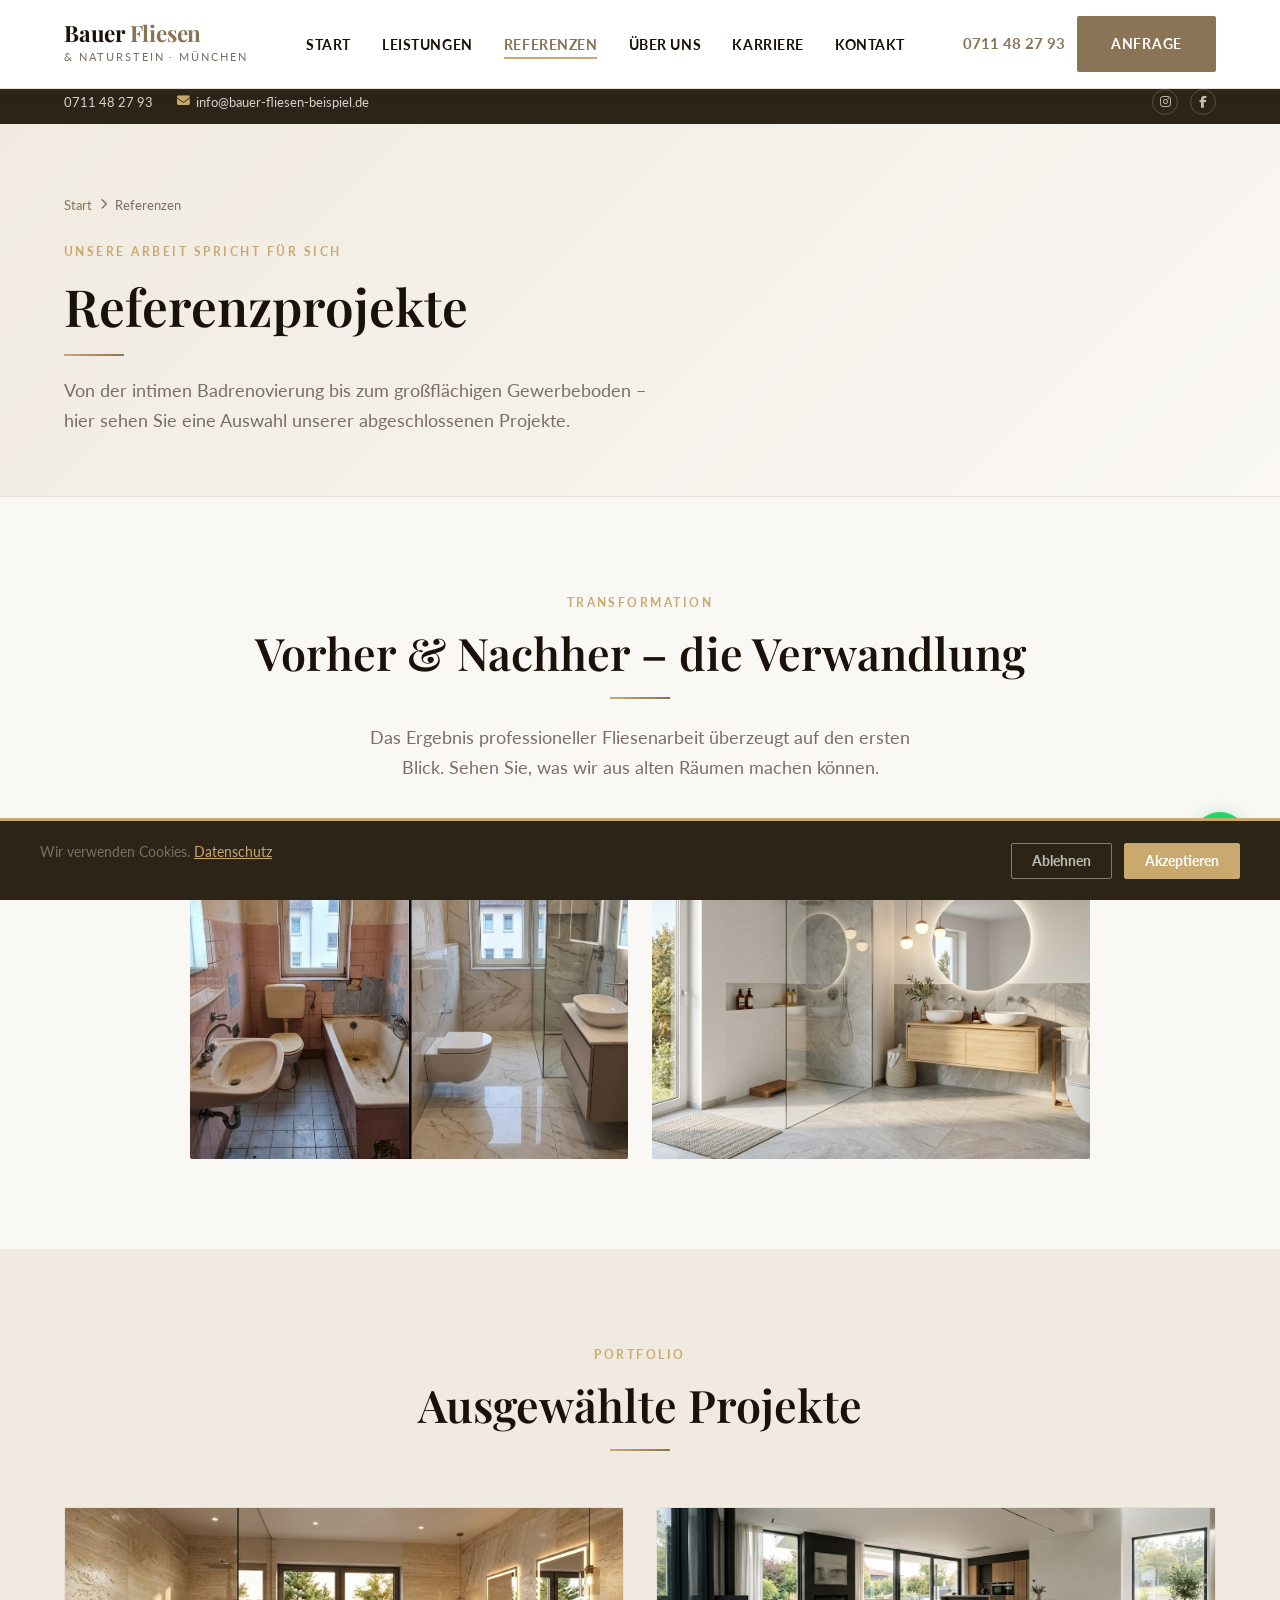
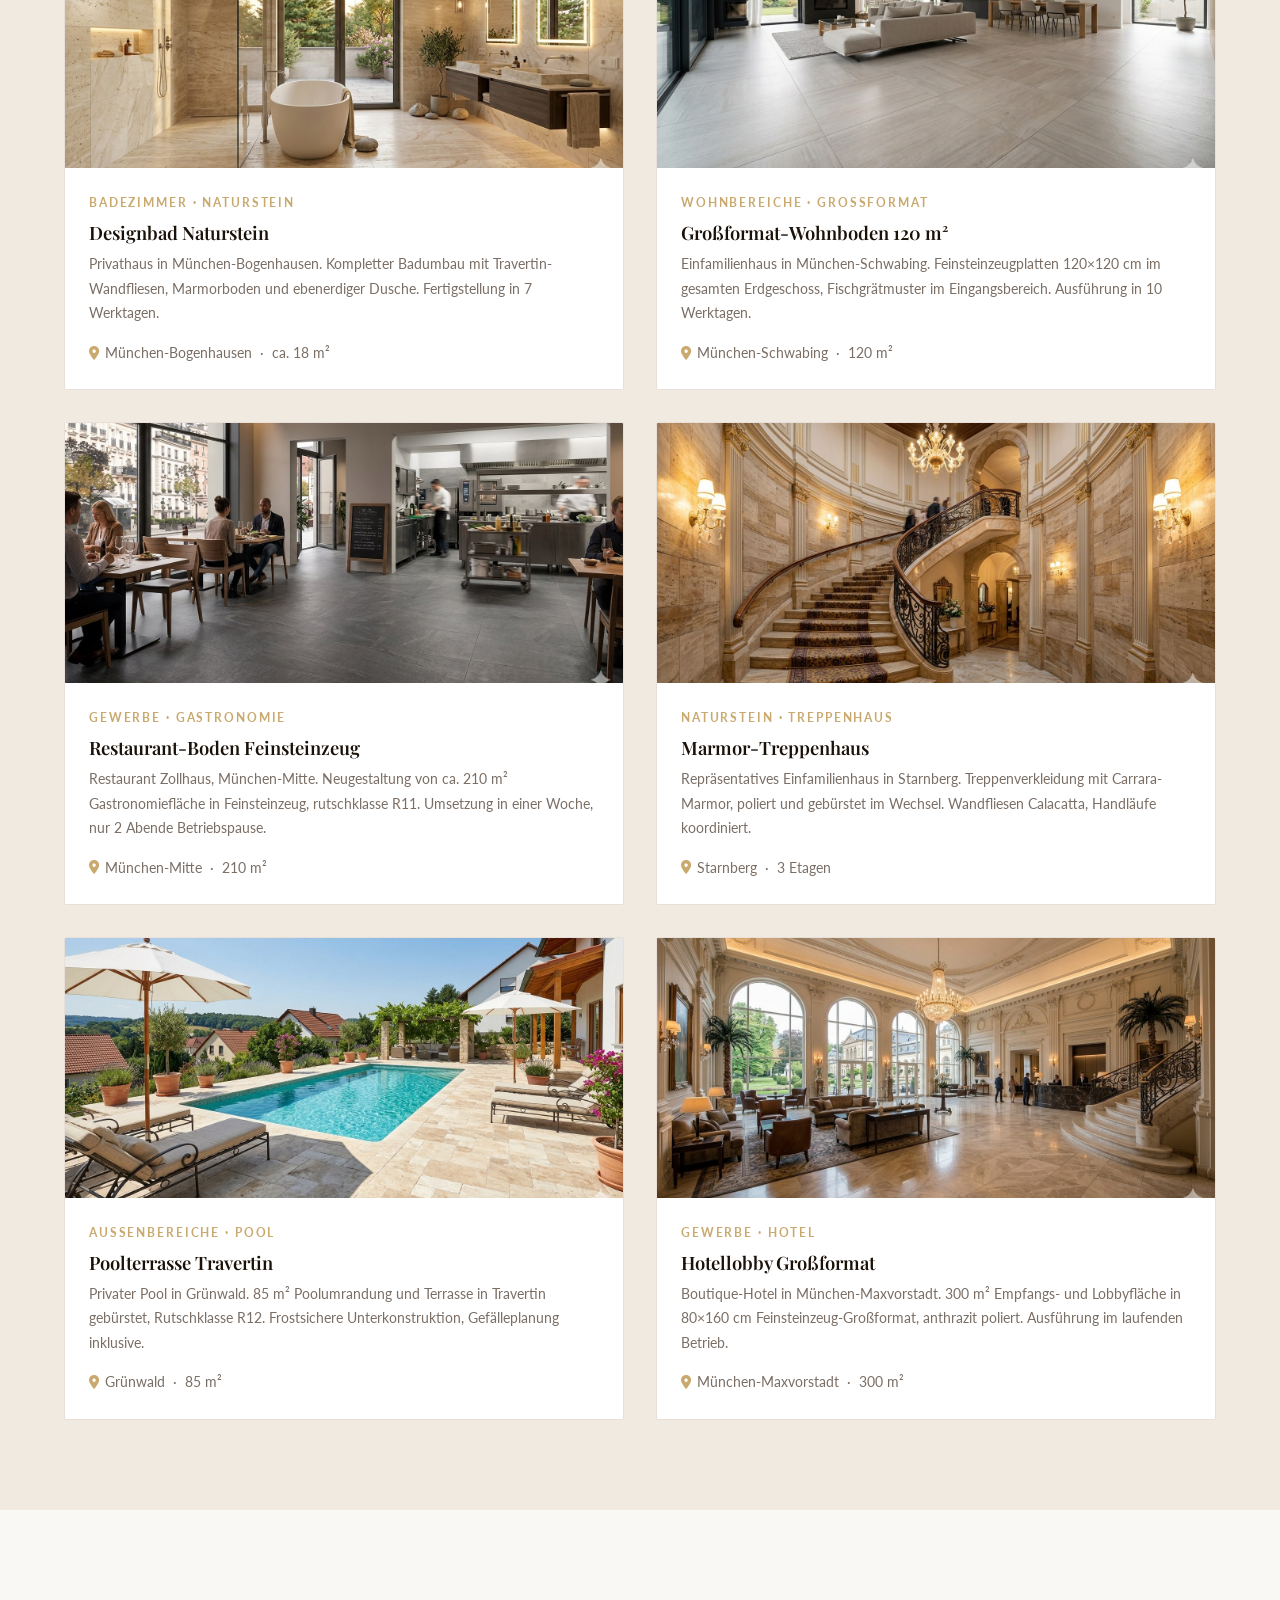
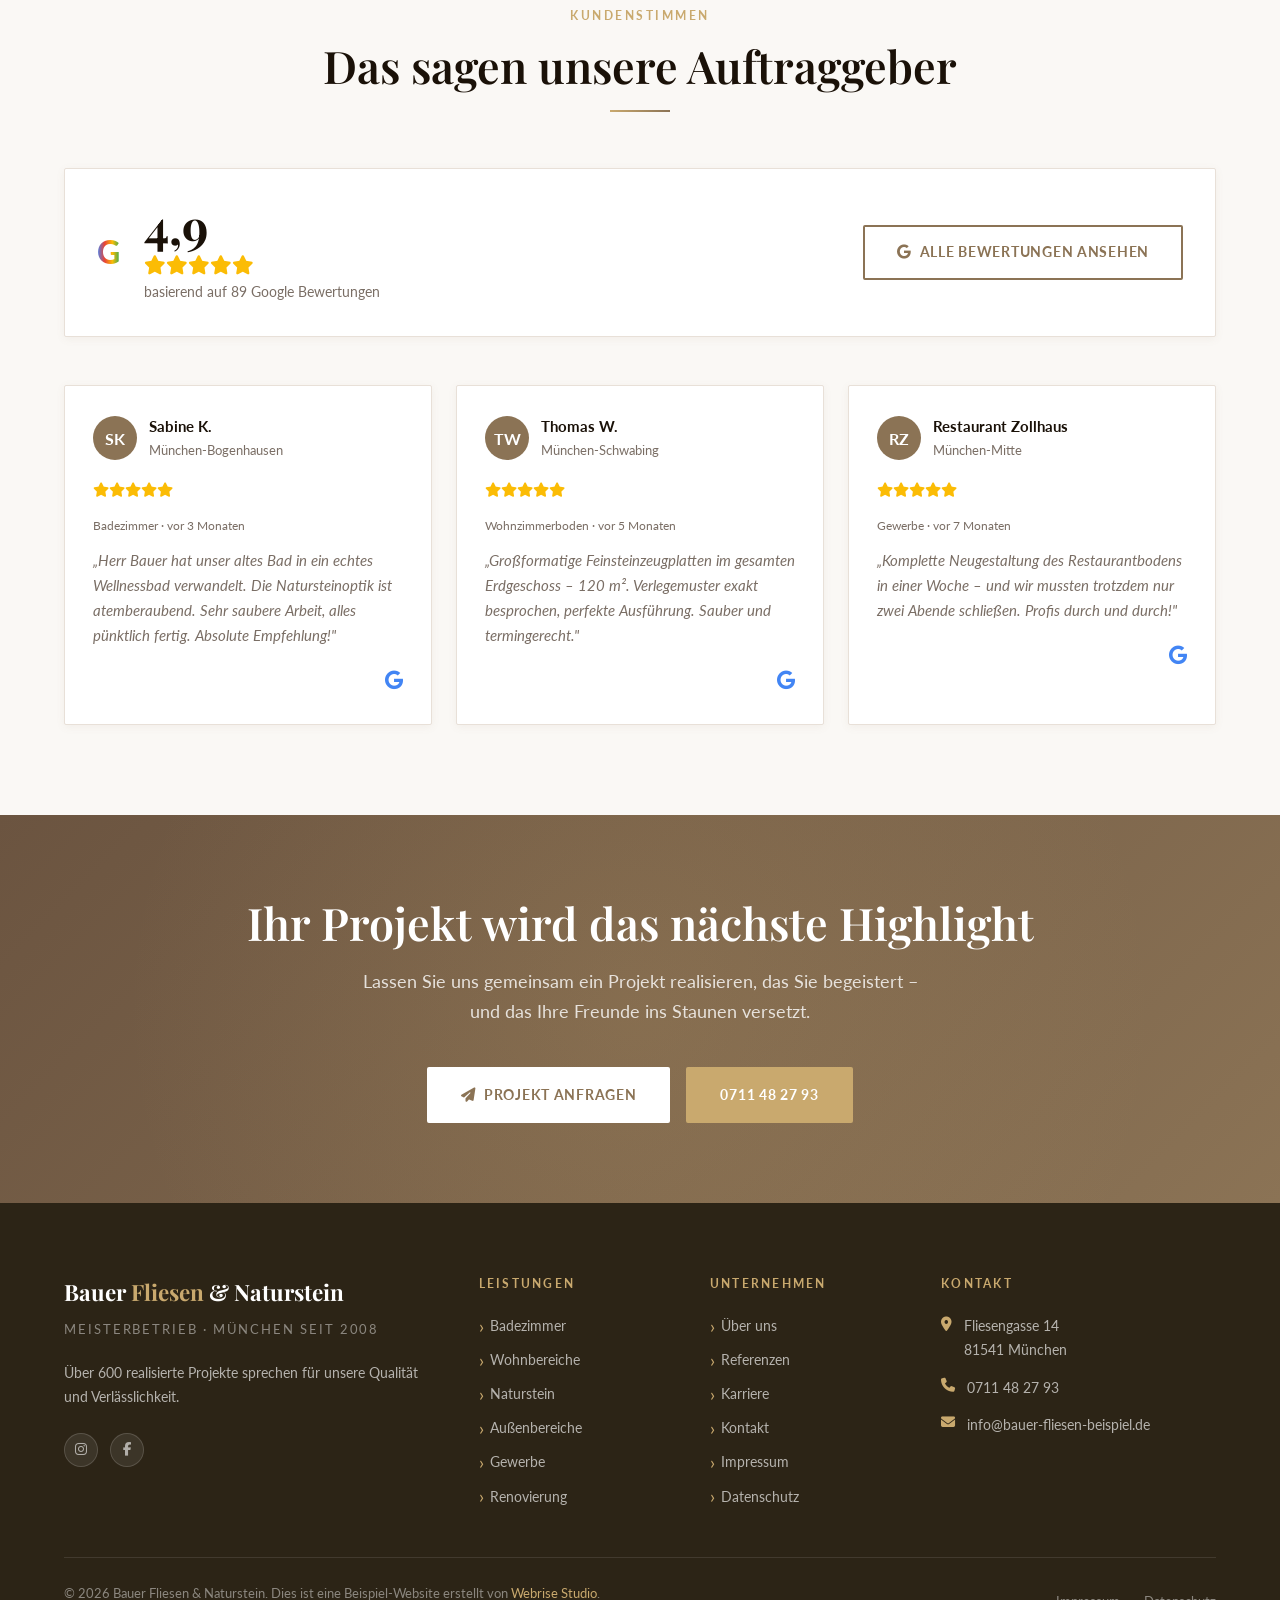
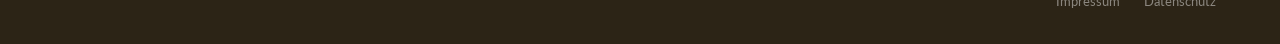
<file: referenzen.html>
<!DOCTYPE html>
<html lang="de">
<head>
  <meta charset="UTF-8">
  <meta name="viewport" content="width=device-width, initial-scale=1.0">
  <title>Referenzen – Bauer Fliesen & Naturstein München</title>
  <meta name="description" content="Abgeschlossene Projekte von Bauer Fliesen & Naturstein: Designbäder, Großformatböden, Naturstein-Treppenhäuser und Gewerbeflächen in München und Umgebung.">
  <meta name="robots" content="index, follow">
  <link rel="canonical" href="https://webrisestudiode.github.io/bauer-fliesen/referenzen.html">
  <meta property="og:type" content="website">
  <meta property="og:title" content="Referenzen – Bauer Fliesen & Naturstein München">
  <meta property="og:description" content="Unsere realisierten Projekte: Bäder, Wohnböden, Naturstein, Terrassen und Gewerbeobjekte.">
  <meta property="og:image" content="https://webrisestudiode.github.io/bauer-fliesen/Bilder/badezimmer.jpg">
  <meta property="og:url" content="https://webrisestudiode.github.io/bauer-fliesen/referenzen.html">
  <meta property="og:locale" content="de_DE">

  <link rel="icon" type="image/png" href="favicon.png">
  <link rel="apple-touch-icon" href="favicon.png">

  <link rel="preconnect" href="https://fonts.googleapis.com">
  <link rel="preconnect" href="https://fonts.gstatic.com" crossorigin>
  <link rel="preconnect" href="https://images.unsplash.com">
  <link href="https://fonts.googleapis.com/css2?family=Playfair+Display:ital,wght@0,400;0,500;0,600;0,700;1,400;1,600&family=Lato:wght@300;400;700;900&display=swap" rel="stylesheet">
  <link rel="stylesheet" href="https://cdnjs.cloudflare.com/ajax/libs/font-awesome/6.4.0/css/all.min.css">
  <link rel="stylesheet" href="css/style.css">
</head>
<body>

<div id="personalized-banner" style="display:none;position:fixed;top:0;left:0;right:0;width:100%; background:linear-gradient(90deg,#6B5440,#8B7355); color:white; text-align:center; padding:10px 20px; font-size:0.9rem; font-weight:600; z-index:9999; border-bottom:3px solid #C9A96E;">
  <i class="fa-solid fa-brush" style="margin-right:8px; color:#C9A96E;"></i>
  Guten Tag Herr/Frau <span id="banner-name" style="font-weight:800;"></span> – so könnte die Website von <strong id="banner-firma"></strong> aussehen &nbsp;·&nbsp;
  <a href="https://webrisestudio.de/kontakt.html" target="_blank" style="color:#C9A96E;text-decoration:underline;font-weight:700;">Website anfragen →</a>
</div>
<script>
(function(){var p=new URLSearchParams(window.location.search);var f=p.get('firma'),n=p.get('name'),s=p.get('stadt'),t=p.get('telefon');if(f)sessionStorage.setItem('ws_firma',f);if(n)sessionStorage.setItem('ws_name',n);if(s)sessionStorage.setItem('ws_stadt',s);if(t)sessionStorage.setItem('ws_telefon',t);var name=sessionStorage.getItem('ws_name');if(name){var b=document.getElementById('personalized-banner'),el=document.getElementById('banner-name');if(b&&el){el.textContent=name;b.style.display='block';document.documentElement.appendChild(b);var h=b.offsetHeight||44;var sp=document.getElementById('ws-banner-spacer');if(sp)sp.style.height=h+'px';}}})();
</script>
<div id="ws-banner-spacer" style="height:0;overflow:hidden;"></div>

<div class="top-bar">
  <div class="container">
    <div class="top-bar__inner">
      <div class="top-bar__contact">
        <a href="tel:089456789"><i class="fa-solid fa-phone"></i> 089 456789</a>
        <a href="mailto:info@bauer-fliesen-beispiel.de"><i class="fa-solid fa-envelope"></i> info@bauer-fliesen-beispiel.de</a>
      </div>
      <div class="top-bar__social">
        <a href="#" aria-label="Instagram"><i class="fa-brands fa-instagram"></i></a>
        <a href="#" aria-label="Facebook"><i class="fa-brands fa-facebook-f"></i></a>
      </div>
    </div>
  </div>
</div>

<nav class="navbar" role="navigation" aria-label="Hauptnavigation">
  <div class="navbar__inner">
    <a href="index.html" class="navbar__logo">
      <span class="navbar__logo-name">Bauer <span>Fliesen</span></span>
      <span class="navbar__logo-tagline">& Naturstein · München</span>
    </a>
    <button class="navbar__toggle" aria-label="Menü öffnen" aria-expanded="false">
      <span></span><span></span><span></span>
    </button>
    <ul class="navbar__nav" role="list">
      <li><a href="index.html">Start</a></li>
      <li><a href="leistungen.html">Leistungen</a></li>
      <li><a href="referenzen.html" class="active">Referenzen</a></li>
      <li><a href="ueber-uns.html">Über uns</a></li>
      <li><a href="karriere.html">Karriere</a></li>
      <li><a href="kontakt.html">Kontakt</a></li>
    </ul>
    <div class="navbar__cta">
      <a href="tel:089456789" class="navbar__phone"><i class="fa-solid fa-phone"></i> 089 456789</a>
      <a href="kontakt.html" class="btn btn--primary">Anfrage</a>
    </div>
  </div>
</nav>

<div class="page-hero">
  <div class="page-hero__inner">
    <nav class="page-hero__breadcrumb" aria-label="Breadcrumb">
      <a href="index.html">Start</a><i class="fa-solid fa-chevron-right"></i><span>Referenzen</span>
    </nav>
    <span class="section__label">Unsere Arbeit spricht für sich</span>
    <h1 class="page-hero__title">Referenzprojekte</h1>
    <span style="display:block;width:60px;height:2px;background:linear-gradient(90deg,#C9A96E,#8B7355);margin:1rem 0 1.25rem;"></span>
    <p class="page-hero__subtitle">Von der intimen Badrenovierung bis zum großflächigen Gewerbeboden – hier sehen Sie eine Auswahl unserer abgeschlossenen Projekte.</p>
  </div>
</div>

<!-- Before/After Section -->
<section class="section" aria-labelledby="ba-title">
  <div class="container">
    <div class="section__header section__header--center">
      <span class="section__label">Transformation</span>
      <h2 id="ba-title" class="section__title">Vorher & Nachher – die Verwandlung</h2>
      <span class="gold-line gold-line--center"></span>
      <p class="section__subtitle">Das Ergebnis professioneller Fliesenarbeit überzeugt auf den ersten Blick. Sehen Sie, was wir aus alten Räumen machen können.</p>
    </div>
    <div class="before-after">
      <div class="before-after__item animate-on-scroll">
        <img
          src="Bilder/vorher-nachher.jpg"
          alt="Badezimmer vor der Renovierung"
          width="450" height="320"
          loading="lazy"
        >
      </div>
      <div class="before-after__item animate-on-scroll">
        <img
          src="Bilder/badezimmer.jpg"
          alt="Badezimmer nach der Renovierung mit Natursteinfliesen"
          width="450" height="320"
          loading="lazy"
        >
      </div>
    </div>
  </div>
</section>

<!-- Projects Grid -->
<section class="section section--alt" aria-labelledby="proj-title">
  <div class="container">
    <div class="section__header section__header--center">
      <span class="section__label">Portfolio</span>
      <h2 id="proj-title" class="section__title">Ausgewählte Projekte</h2>
      <span class="gold-line gold-line--center"></span>
    </div>
    <div class="project-detail-grid">

      <div class="project-detail-card animate-on-scroll">
        <img
          src="Bilder/designbad-naturstein.jpg"
          alt="Designbad Naturstein, München-Bogenhausen"
          class="project-detail-card__img"
          width="600" height="260"
          loading="lazy"
        >
        <div class="project-detail-card__body">
          <div class="project-detail-card__category">Badezimmer · Naturstein</div>
          <h3 class="project-detail-card__title">Designbad Naturstein</h3>
          <p style="font-size:0.9rem;color:var(--color-text-gray);margin:0.5rem 0 1rem;">Privathaus in München-Bogenhausen. Kompletter Badumbau mit Travertin-Wandfliesen, Marmorboden und ebenerdiger Dusche. Fertigstellung in 7 Werktagen.</p>
          <div class="project-detail-card__meta">
            <i class="fa-solid fa-location-dot" style="color:var(--color-accent);"></i> München-Bogenhausen &nbsp;·&nbsp; ca. 18 m²
          </div>
        </div>
      </div>

      <div class="project-detail-card animate-on-scroll">
        <img
          src="Bilder/grossformat-wohnboden.jpg"
          alt="Großformat-Wohnboden 120m², München-Schwabing"
          class="project-detail-card__img"
          width="600" height="260"
          loading="lazy"
        >
        <div class="project-detail-card__body">
          <div class="project-detail-card__category">Wohnbereiche · Großformat</div>
          <h3 class="project-detail-card__title">Großformat-Wohnboden 120 m²</h3>
          <p style="font-size:0.9rem;color:var(--color-text-gray);margin:0.5rem 0 1rem;">Einfamilienhaus in München-Schwabing. Feinsteinzeugplatten 120×120 cm im gesamten Erdgeschoss, Fischgrätmuster im Eingangsbereich. Ausführung in 10 Werktagen.</p>
          <div class="project-detail-card__meta">
            <i class="fa-solid fa-location-dot" style="color:var(--color-accent);"></i> München-Schwabing &nbsp;·&nbsp; 120 m²
          </div>
        </div>
      </div>

      <div class="project-detail-card animate-on-scroll">
        <img
          src="Bilder/restaurant-boden.jpg"
          alt="Restaurant-Boden Feinsteinzeug, München-Mitte"
          class="project-detail-card__img"
          width="600" height="260"
          loading="lazy"
        >
        <div class="project-detail-card__body">
          <div class="project-detail-card__category">Gewerbe · Gastronomie</div>
          <h3 class="project-detail-card__title">Restaurant-Boden Feinsteinzeug</h3>
          <p style="font-size:0.9rem;color:var(--color-text-gray);margin:0.5rem 0 1rem;">Restaurant Zollhaus, München-Mitte. Neugestaltung von ca. 210 m² Gastronomiefläche in Feinsteinzeug, rutschklasse R11. Umsetzung in einer Woche, nur 2 Abende Betriebspause.</p>
          <div class="project-detail-card__meta">
            <i class="fa-solid fa-location-dot" style="color:var(--color-accent);"></i> München-Mitte &nbsp;·&nbsp; 210 m²
          </div>
        </div>
      </div>

      <div class="project-detail-card animate-on-scroll">
        <img
          src="Bilder/marmor-treppenhaus.jpg"
          alt="Marmor-Treppenhaus, Starnberg"
          class="project-detail-card__img"
          width="600" height="260"
          loading="lazy"
        >
        <div class="project-detail-card__body">
          <div class="project-detail-card__category">Naturstein · Treppenhaus</div>
          <h3 class="project-detail-card__title">Marmor-Treppenhaus</h3>
          <p style="font-size:0.9rem;color:var(--color-text-gray);margin:0.5rem 0 1rem;">Repräsentatives Einfamilienhaus in Starnberg. Treppenverkleidung mit Carrara-Marmor, poliert und gebürstet im Wechsel. Wandfliesen Calacatta, Handläufe koordiniert.</p>
          <div class="project-detail-card__meta">
            <i class="fa-solid fa-location-dot" style="color:var(--color-accent);"></i> Starnberg &nbsp;·&nbsp; 3 Etagen
          </div>
        </div>
      </div>

      <div class="project-detail-card animate-on-scroll">
        <img
          src="Bilder/poolterrasse-travertin.jpg"
          alt="Poolterrasse Travertin, Grünwald"
          class="project-detail-card__img"
          width="600" height="260"
          loading="lazy"
        >
        <div class="project-detail-card__body">
          <div class="project-detail-card__category">Außenbereiche · Pool</div>
          <h3 class="project-detail-card__title">Poolterrasse Travertin</h3>
          <p style="font-size:0.9rem;color:var(--color-text-gray);margin:0.5rem 0 1rem;">Privater Pool in Grünwald. 85 m² Poolumrandung und Terrasse in Travertin gebürstet, Rutschklasse R12. Frostsichere Unterkonstruktion, Gefälleplanung inklusive.</p>
          <div class="project-detail-card__meta">
            <i class="fa-solid fa-location-dot" style="color:var(--color-accent);"></i> Grünwald &nbsp;·&nbsp; 85 m²
          </div>
        </div>
      </div>

      <div class="project-detail-card animate-on-scroll">
        <img
          src="Bilder/hotellobby-grossformat.jpg"
          alt="Hotellobby Großformat, München-Maxvorstadt"
          class="project-detail-card__img"
          width="600" height="260"
          loading="lazy"
        >
        <div class="project-detail-card__body">
          <div class="project-detail-card__category">Gewerbe · Hotel</div>
          <h3 class="project-detail-card__title">Hotellobby Großformat</h3>
          <p style="font-size:0.9rem;color:var(--color-text-gray);margin:0.5rem 0 1rem;">Boutique-Hotel in München-Maxvorstadt. 300 m² Empfangs- und Lobbyfläche in 80×160 cm Feinsteinzeug-Großformat, anthrazit poliert. Ausführung im laufenden Betrieb.</p>
          <div class="project-detail-card__meta">
            <i class="fa-solid fa-location-dot" style="color:var(--color-accent);"></i> München-Maxvorstadt &nbsp;·&nbsp; 300 m²
          </div>
        </div>
      </div>

    </div>
  </div>
</section>

<!-- Google Reviews on referenzen page -->
<section class="section" aria-labelledby="rev-title">
  <div class="container">
    <div class="section__header section__header--center">
      <span class="section__label">Kundenstimmen</span>
      <h2 id="rev-title" class="section__title">Das sagen unsere Auftraggeber</h2>
      <span class="gold-line gold-line--center"></span>
    </div>

    <div class="reviews-banner animate-on-scroll">
      <div class="reviews-banner__left">
        <div class="google-logo">G</div>
        <div>
          <div class="reviews-banner__score">4,9</div>
          <div class="reviews-banner__stars">
            <i class="fa-solid fa-star"></i><i class="fa-solid fa-star"></i><i class="fa-solid fa-star"></i><i class="fa-solid fa-star"></i><i class="fa-solid fa-star"></i>
          </div>
          <div class="reviews-banner__count">basierend auf 89 Google Bewertungen</div>
        </div>
      </div>
      <a href="https://google.com" target="_blank" rel="noopener" class="btn btn--outline">
        <i class="fa-brands fa-google"></i> Alle Bewertungen ansehen
      </a>
    </div>

    <div class="reviews-grid">
      <div class="review-card animate-on-scroll">
        <div class="review-card__header">
          <div class="review-card__avatar">SK</div>
          <div>
            <div class="review-card__name">Sabine K.</div>
            <div class="review-card__location">München-Bogenhausen</div>
          </div>
        </div>
        <div class="review-card__stars">
          <i class="fa-solid fa-star"></i><i class="fa-solid fa-star"></i><i class="fa-solid fa-star"></i><i class="fa-solid fa-star"></i><i class="fa-solid fa-star"></i>
        </div>
        <div class="review-card__date">Badezimmer · vor 3 Monaten</div>
        <p class="review-card__text">„Herr Bauer hat unser altes Bad in ein echtes Wellnessbad verwandelt. Die Natursteinoptik ist atemberaubend. Sehr saubere Arbeit, alles pünktlich fertig. Absolute Empfehlung!"</p>
        <div class="review-card__google-icon"><i class="fa-brands fa-google"></i></div>
      </div>
      <div class="review-card animate-on-scroll">
        <div class="review-card__header">
          <div class="review-card__avatar">TW</div>
          <div>
            <div class="review-card__name">Thomas W.</div>
            <div class="review-card__location">München-Schwabing</div>
          </div>
        </div>
        <div class="review-card__stars">
          <i class="fa-solid fa-star"></i><i class="fa-solid fa-star"></i><i class="fa-solid fa-star"></i><i class="fa-solid fa-star"></i><i class="fa-solid fa-star"></i>
        </div>
        <div class="review-card__date">Wohnzimmerboden · vor 5 Monaten</div>
        <p class="review-card__text">„Großformatige Feinsteinzeugplatten im gesamten Erdgeschoss – 120 m². Verlegemuster exakt besprochen, perfekte Ausführung. Sauber und termingerecht."</p>
        <div class="review-card__google-icon"><i class="fa-brands fa-google"></i></div>
      </div>
      <div class="review-card animate-on-scroll">
        <div class="review-card__header">
          <div class="review-card__avatar">RZ</div>
          <div>
            <div class="review-card__name">Restaurant Zollhaus</div>
            <div class="review-card__location">München-Mitte</div>
          </div>
        </div>
        <div class="review-card__stars">
          <i class="fa-solid fa-star"></i><i class="fa-solid fa-star"></i><i class="fa-solid fa-star"></i><i class="fa-solid fa-star"></i><i class="fa-solid fa-star"></i>
        </div>
        <div class="review-card__date">Gewerbe · vor 7 Monaten</div>
        <p class="review-card__text">„Komplette Neugestaltung des Restaurantbodens in einer Woche – und wir mussten trotzdem nur zwei Abende schließen. Profis durch und durch!"</p>
        <div class="review-card__google-icon"><i class="fa-brands fa-google"></i></div>
      </div>
    </div>
  </div>
</section>

<section class="cta-section">
  <div class="container">
    <div class="cta-section__inner">
      <h2 class="cta-section__title">Ihr Projekt wird das nächste Highlight</h2>
      <p class="cta-section__text">Lassen Sie uns gemeinsam ein Projekt realisieren, das Sie begeistert – und das Ihre Freunde ins Staunen versetzt.</p>
      <div class="cta-section__actions">
        <a href="kontakt.html" class="btn btn--white"><i class="fa-solid fa-paper-plane"></i> Projekt anfragen</a>
        <a href="tel:089456789" class="btn btn--accent"><i class="fa-solid fa-phone"></i> 089 456789</a>
      </div>
    </div>
  </div>
</section>

<footer class="footer" role="contentinfo">
  <div class="container">
    <div class="footer__grid">
      <div>
        <div class="footer__logo-name">Bauer <span>Fliesen</span> & Naturstein</div>
        <div class="footer__tagline">Meisterbetrieb · München seit 2008</div>
        <p class="footer__about">Über 600 realisierte Projekte sprechen für unsere Qualität und Verlässlichkeit.</p>
        <div class="footer__social">
          <a href="#" aria-label="Instagram"><i class="fa-brands fa-instagram"></i></a>
          <a href="#" aria-label="Facebook"><i class="fa-brands fa-facebook-f"></i></a>
        </div>
      </div>
      <div>
        <div class="footer__heading">Leistungen</div>
        <ul class="footer__links">
          <li><a href="leistungen.html#badezimmer">Badezimmer</a></li>
          <li><a href="leistungen.html#wohnbereiche">Wohnbereiche</a></li>
          <li><a href="leistungen.html#naturstein">Naturstein</a></li>
          <li><a href="leistungen.html#aussenbereiche">Außenbereiche</a></li>
          <li><a href="leistungen.html#gewerbe">Gewerbe</a></li>
          <li><a href="leistungen.html#renovierung">Renovierung</a></li>
        </ul>
      </div>
      <div>
        <div class="footer__heading">Unternehmen</div>
        <ul class="footer__links">
          <li><a href="ueber-uns.html">Über uns</a></li>
          <li><a href="referenzen.html">Referenzen</a></li>
          <li><a href="karriere.html">Karriere</a></li>
          <li><a href="kontakt.html">Kontakt</a></li>
          <li><a href="impressum.html">Impressum</a></li>
          <li><a href="datenschutz.html">Datenschutz</a></li>
        </ul>
      </div>
      <div>
        <div class="footer__heading">Kontakt</div>
        <div class="footer__contact-item"><i class="fa-solid fa-location-dot"></i><span>Fliesengasse 14<br>81541 München</span></div>
        <div class="footer__contact-item"><i class="fa-solid fa-phone"></i><a href="tel:089456789">089 456789</a></div>
        <div class="footer__contact-item"><i class="fa-solid fa-envelope"></i><a href="mailto:info@bauer-fliesen-beispiel.de">info@bauer-fliesen-beispiel.de</a></div>
      </div>
    </div>
    <div class="footer__bottom">
      <p class="footer__copyright">&copy; 2026 Bauer Fliesen & Naturstein. Dies ist eine Beispiel-Website erstellt von <a href="https://webrisestudio.de" target="_blank">Webrise Studio</a>.</p>
      <div class="footer__legal-links">
        <a href="impressum.html">Impressum</a>
        <a href="datenschutz.html">Datenschutz</a>
      </div>
    </div>
  </div>
</footer>

<a href="https://wa.me/4989456789?text=Hallo%20Bauer%20Fliesen,%20ich%20interessiere%20mich%20f%C3%BCr%20Ihre%20Leistungen..." target="_blank" class="whatsapp-btn" aria-label="WhatsApp Kontakt">
  <i class="fa-brands fa-whatsapp"></i>
</a>

<div id="cookie-banner" role="dialog" aria-label="Cookie-Einstellungen">
  <div class="cookie-banner__inner">
    <p class="cookie-banner__text">Wir verwenden Cookies. <a href="datenschutz.html">Datenschutz</a></p>
    <div class="cookie-banner__actions">
      <button class="cookie-btn cookie-btn--decline" id="cookie-decline">Ablehnen</button>
      <button class="cookie-btn cookie-btn--accept" id="cookie-accept">Akzeptieren</button>
    </div>
  </div>
</div>

<script src="js/script.js"></script>
</body>
</html>
</file>
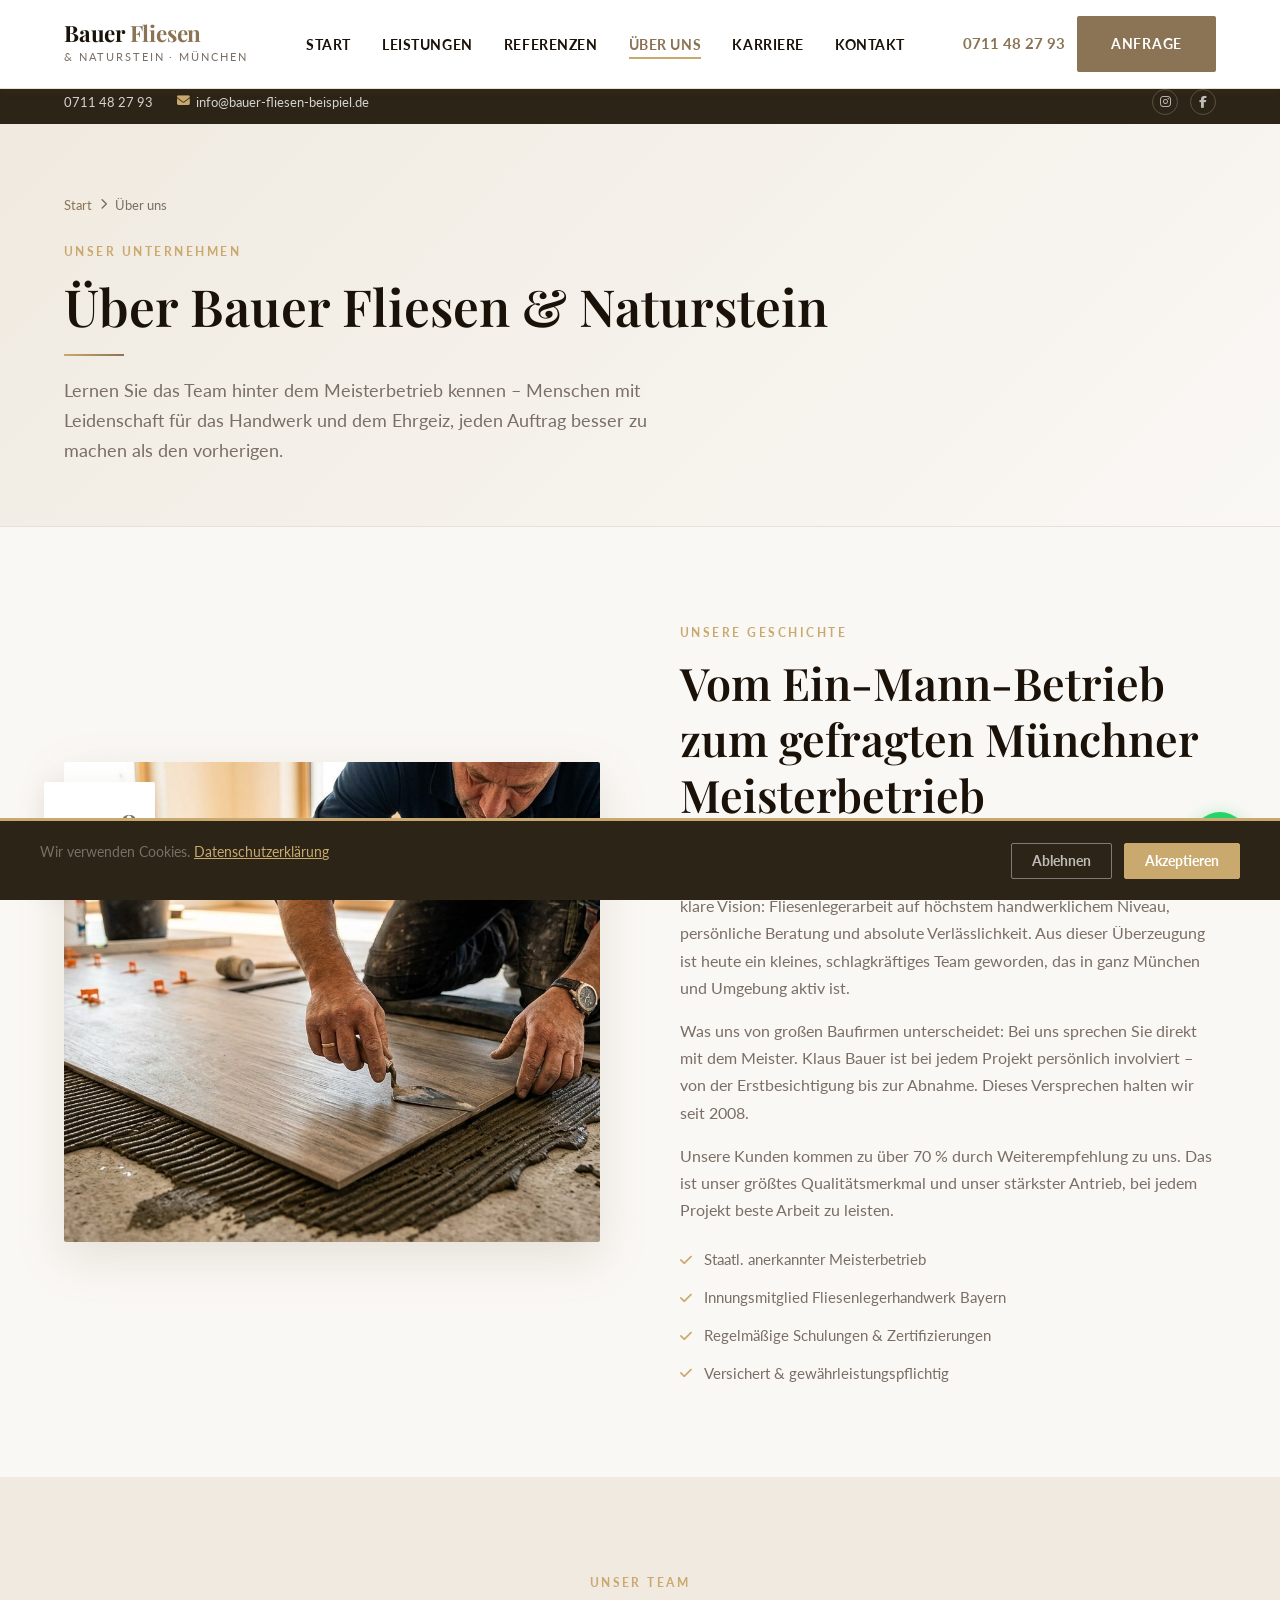
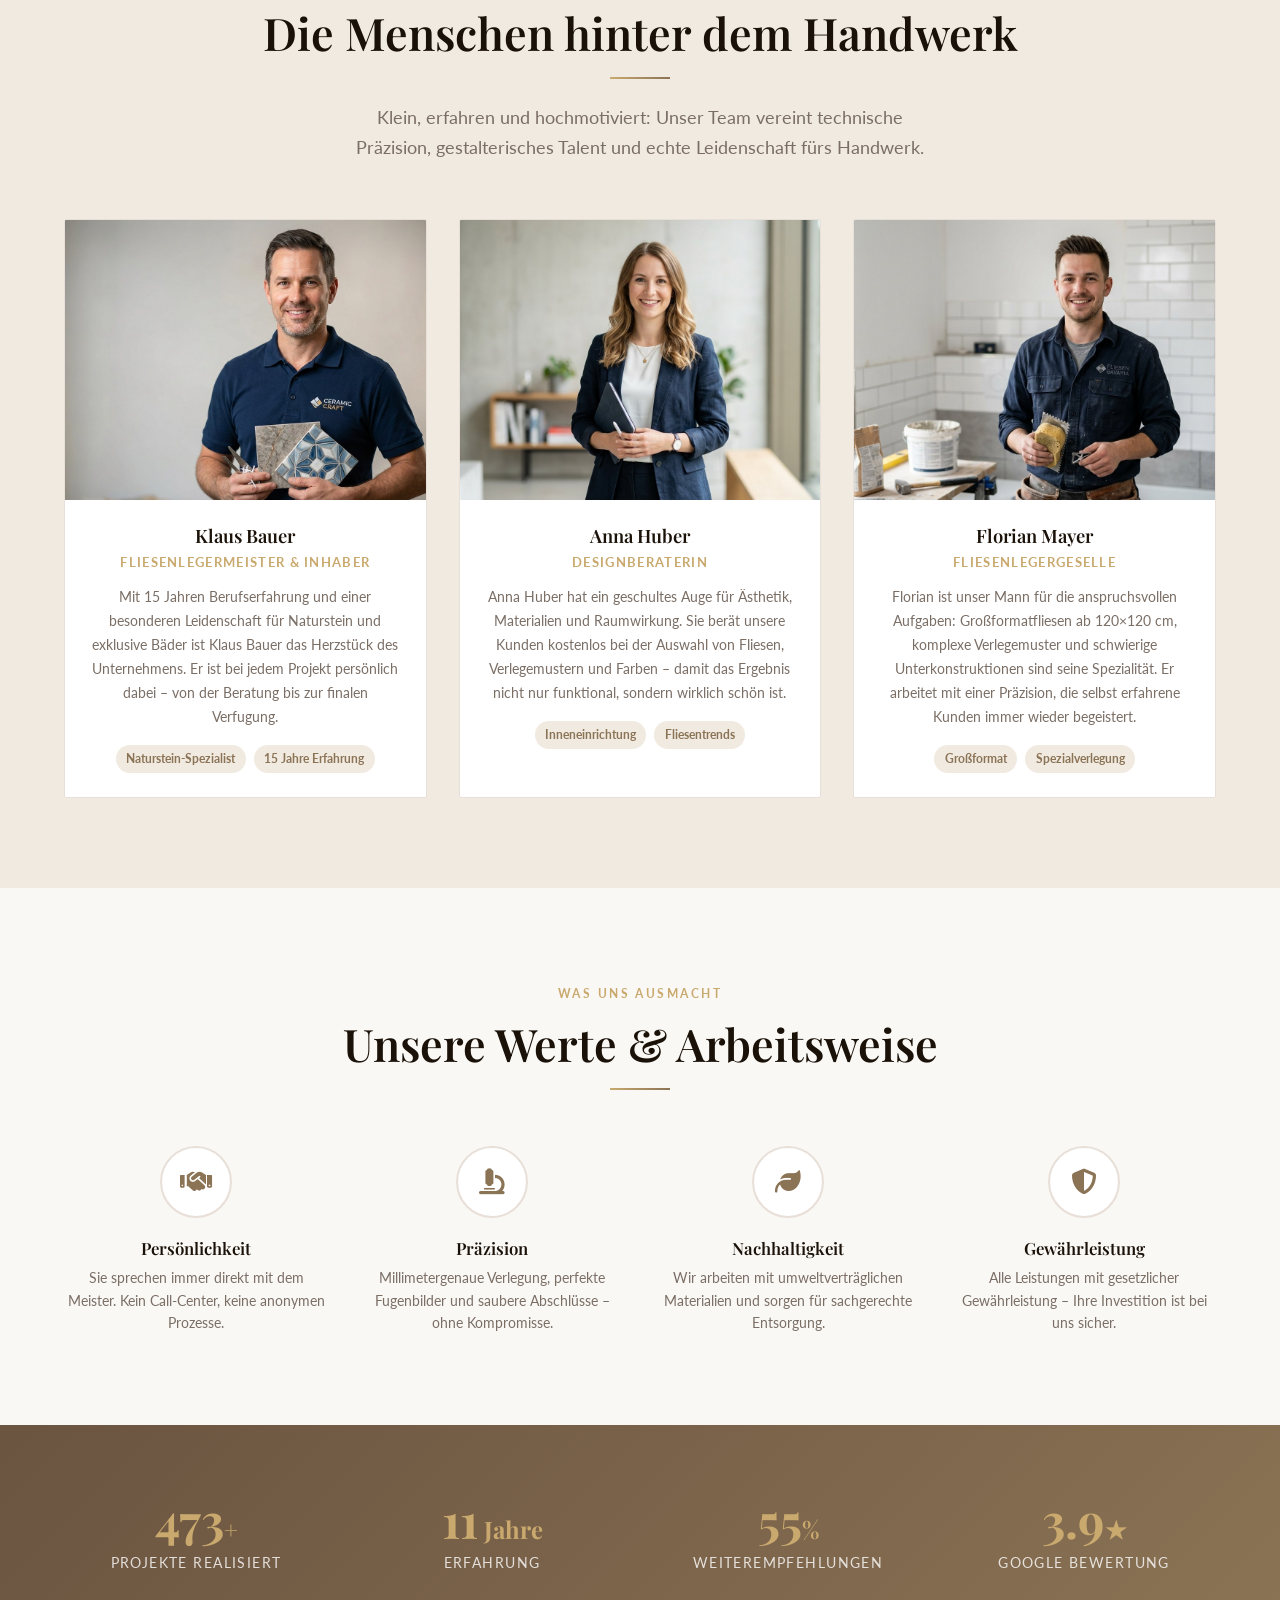
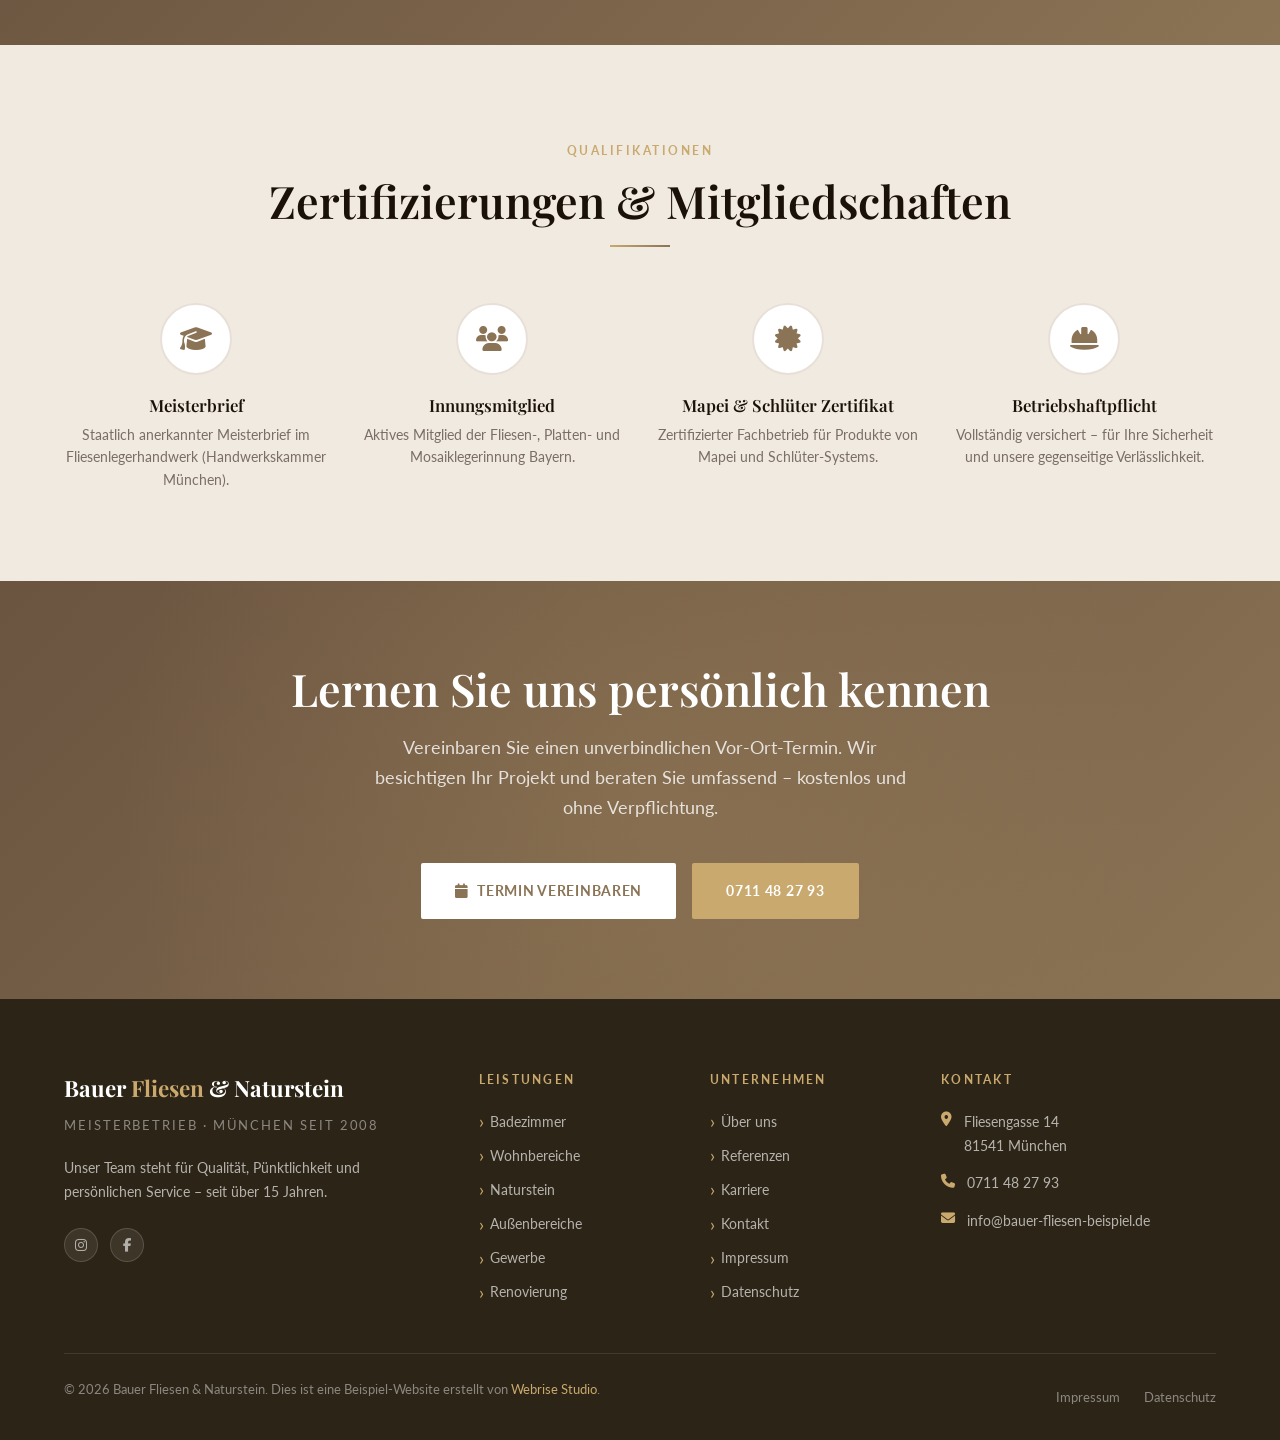
<file: ueber-uns.html>
<!DOCTYPE html>
<html lang="de">
<head>
  <meta charset="UTF-8">
  <meta name="viewport" content="width=device-width, initial-scale=1.0">
  <title>Über uns – Bauer Fliesen & Naturstein München</title>
  <meta name="description" content="Lernen Sie das Team von Bauer Fliesen & Naturstein kennen: Klaus Bauer (Meister), Anna Huber (Design) und Florian Mayer (Großformat-Spezialist). Meisterbetrieb seit 2008.">
  <meta name="robots" content="index, follow">
  <link rel="canonical" href="https://webrisestudiode.github.io/bauer-fliesen/ueber-uns.html">
  <meta property="og:type" content="website">
  <meta property="og:title" content="Über uns – Bauer Fliesen & Naturstein München">
  <meta property="og:description" content="Lernen Sie das Team von Bauer Fliesen & Naturstein kennen – Meisterbetrieb mit Herz und Erfahrung.">
  <meta property="og:image" content="https://webrisestudiode.github.io/bauer-fliesen/Bilder/badezimmer.jpg">
  <meta property="og:url" content="https://webrisestudiode.github.io/bauer-fliesen/ueber-uns.html">
  <meta property="og:locale" content="de_DE">

  <link rel="icon" type="image/png" href="favicon.png">
  <link rel="apple-touch-icon" href="favicon.png">

  <link rel="preconnect" href="https://fonts.googleapis.com">
  <link rel="preconnect" href="https://fonts.gstatic.com" crossorigin>
  <link rel="preconnect" href="https://images.unsplash.com">
  <link href="https://fonts.googleapis.com/css2?family=Playfair+Display:ital,wght@0,400;0,500;0,600;0,700;1,400;1,600&family=Lato:wght@300;400;700;900&display=swap" rel="stylesheet">
  <link rel="stylesheet" href="https://cdnjs.cloudflare.com/ajax/libs/font-awesome/6.4.0/css/all.min.css">
  <link rel="stylesheet" href="css/style.css">

  <script type="application/ld+json">
  {
    "@context": "https://schema.org",
    "@type": "HomeAndConstructionBusiness",
    "name": "Bauer Fliesen & Naturstein",
    "url": "https://webrisestudiode.github.io/bauer-fliesen/",
    "telephone": "+49-89-456789",
    "foundingDate": "2008",
    "address": {"@type": "PostalAddress","streetAddress": "Fliesengasse 14","addressLocality": "München","postalCode": "81541","addressCountry": "DE"},
    "employee": [
      {"@type": "Person","name": "Klaus Bauer","jobTitle": "Fliesenlegermeister & Inhaber"},
      {"@type": "Person","name": "Anna Huber","jobTitle": "Designberaterin"},
      {"@type": "Person","name": "Florian Mayer","jobTitle": "Fliesenlegergeselle"}
    ]
  }
  </script>
</head>
<body>

<div id="personalized-banner" style="display:none;position:fixed;top:0;left:0;right:0;width:100%; background:linear-gradient(90deg,#6B5440,#8B7355); color:white; text-align:center; padding:10px 20px; font-size:0.9rem; font-weight:600; z-index:9999; border-bottom:3px solid #C9A96E;">
  <i class="fa-solid fa-brush" style="margin-right:8px; color:#C9A96E;"></i>
  Guten Tag Herr/Frau <span id="banner-name" style="font-weight:800;"></span> – so könnte die Website von <strong id="banner-firma"></strong> aussehen &nbsp;·&nbsp;
  <a href="https://webrisestudio.de/kontakt.html" target="_blank" style="color:#C9A96E;text-decoration:underline;font-weight:700;">Website anfragen →</a>
</div>
<script>
(function(){var p=new URLSearchParams(window.location.search);var f=p.get('firma'),n=p.get('name'),s=p.get('stadt'),t=p.get('telefon');if(f)sessionStorage.setItem('ws_firma',f);if(n)sessionStorage.setItem('ws_name',n);if(s)sessionStorage.setItem('ws_stadt',s);if(t)sessionStorage.setItem('ws_telefon',t);var name=sessionStorage.getItem('ws_name');if(name){var b=document.getElementById('personalized-banner'),el=document.getElementById('banner-name');if(b&&el){el.textContent=name;b.style.display='block';document.documentElement.appendChild(b);var h=b.offsetHeight||44;var sp=document.getElementById('ws-banner-spacer');if(sp)sp.style.height=h+'px';}}})();
</script>
<div id="ws-banner-spacer" style="height:0;overflow:hidden;"></div>

<div class="top-bar">
  <div class="container">
    <div class="top-bar__inner">
      <div class="top-bar__contact">
        <a href="tel:089456789"><i class="fa-solid fa-phone"></i> 089 456789</a>
        <a href="mailto:info@bauer-fliesen-beispiel.de"><i class="fa-solid fa-envelope"></i> info@bauer-fliesen-beispiel.de</a>
      </div>
      <div class="top-bar__social">
        <a href="#" aria-label="Instagram"><i class="fa-brands fa-instagram"></i></a>
        <a href="#" aria-label="Facebook"><i class="fa-brands fa-facebook-f"></i></a>
      </div>
    </div>
  </div>
</div>

<nav class="navbar" role="navigation" aria-label="Hauptnavigation">
  <div class="navbar__inner">
    <a href="index.html" class="navbar__logo">
      <span class="navbar__logo-name">Bauer <span>Fliesen</span></span>
      <span class="navbar__logo-tagline">& Naturstein · München</span>
    </a>
    <button class="navbar__toggle" aria-label="Menü öffnen" aria-expanded="false">
      <span></span><span></span><span></span>
    </button>
    <ul class="navbar__nav" role="list">
      <li><a href="index.html">Start</a></li>
      <li><a href="leistungen.html">Leistungen</a></li>
      <li><a href="referenzen.html">Referenzen</a></li>
      <li><a href="ueber-uns.html" class="active">Über uns</a></li>
      <li><a href="karriere.html">Karriere</a></li>
      <li><a href="kontakt.html">Kontakt</a></li>
    </ul>
    <div class="navbar__cta">
      <a href="tel:089456789" class="navbar__phone"><i class="fa-solid fa-phone"></i> 089 456789</a>
      <a href="kontakt.html" class="btn btn--primary">Anfrage</a>
    </div>
  </div>
</nav>

<div class="page-hero">
  <div class="page-hero__inner">
    <nav class="page-hero__breadcrumb" aria-label="Breadcrumb">
      <a href="index.html">Start</a><i class="fa-solid fa-chevron-right"></i><span>Über uns</span>
    </nav>
    <span class="section__label">Unser Unternehmen</span>
    <h1 class="page-hero__title">Über Bauer Fliesen & Naturstein</h1>
    <span style="display:block;width:60px;height:2px;background:linear-gradient(90deg,#C9A96E,#8B7355);margin:1rem 0 1.25rem;"></span>
    <p class="page-hero__subtitle">Lernen Sie das Team hinter dem Meisterbetrieb kennen – Menschen mit Leidenschaft für das Handwerk und dem Ehrgeiz, jeden Auftrag besser zu machen als den vorherigen.</p>
  </div>
</div>

<!-- Story Section -->
<section class="section">
  <div class="container">
    <div class="split-section">
      <div class="split-section__image animate-on-scroll">
        <img
          src="Bilder/ueber-uns-gross.jpg"
          alt="Handwerker bei Fliesenverlegearbeiten"
          class="split-section__img-main"
          width="580" height="480"
          loading="lazy"
        >
        <div class="split-section__badges">
          <div class="split-section__badges-number">2008</div>
          <div class="split-section__badges-label">Gründungsjahr</div>
        </div>
      </div>
      <div class="animate-on-scroll">
        <span class="section__label">Unsere Geschichte</span>
        <h2>Vom Ein-Mann-Betrieb zum gefragten Münchner Meisterbetrieb</h2>
        <span class="gold-line"></span>
        <p>Als Klaus Bauer 2008 seinen Betrieb in München gründete, hatte er eine klare Vision: Fliesenlegerarbeit auf höchstem handwerklichem Niveau, persönliche Beratung und absolute Verlässlichkeit. Aus dieser Überzeugung ist heute ein kleines, schlagkräftiges Team geworden, das in ganz München und Umgebung aktiv ist.</p>
        <p>Was uns von großen Baufirmen unterscheidet: Bei uns sprechen Sie direkt mit dem Meister. Klaus Bauer ist bei jedem Projekt persönlich involviert – von der Erstbesichtigung bis zur Abnahme. Dieses Versprechen halten wir seit 2008.</p>
        <p>Unsere Kunden kommen zu über 70 % durch Weiterempfehlung zu uns. Das ist unser größtes Qualitätsmerkmal und unser stärkster Antrieb, bei jedem Projekt beste Arbeit zu leisten.</p>
        <ul class="checklist" style="margin-top:1.5rem;">
          <li>Staatl. anerkannter Meisterbetrieb</li>
          <li>Innungsmitglied Fliesenlegerhandwerk Bayern</li>
          <li>Regelmäßige Schulungen & Zertifizierungen</li>
          <li>Versichert & gewährleistungspflichtig</li>
        </ul>
      </div>
    </div>
  </div>
</section>

<!-- Team Section -->
<section class="section section--alt" aria-labelledby="team-title">
  <div class="container">
    <div class="section__header section__header--center">
      <span class="section__label">Unser Team</span>
      <h2 id="team-title" class="section__title">Die Menschen hinter dem Handwerk</h2>
      <span class="gold-line gold-line--center"></span>
      <p class="section__subtitle">Klein, erfahren und hochmotiviert: Unser Team vereint technische Präzision, gestalterisches Talent und echte Leidenschaft fürs Handwerk.</p>
    </div>
    <div class="team-grid">
      <div class="team-card animate-on-scroll">
        <img
          src="Bilder/klaus-bauer.jpg"
          alt="Klaus Bauer, Fliesenlegermeister und Inhaber"
          class="team-card__img"
          width="400" height="280"
          loading="lazy"
        >
        <div class="team-card__body">
          <h3 class="team-card__name">Klaus Bauer</h3>
          <div class="team-card__role">Fliesenlegermeister & Inhaber</div>
          <p class="team-card__text">Mit 15 Jahren Berufserfahrung und einer besonderen Leidenschaft für Naturstein und exklusive Bäder ist Klaus Bauer das Herzstück des Unternehmens. Er ist bei jedem Projekt persönlich dabei – von der Beratung bis zur finalen Verfugung.</p>
          <div style="margin-top:1rem; display:flex; gap:0.5rem; justify-content:center; flex-wrap:wrap;">
            <span style="background:var(--color-alt-bg);color:var(--color-primary);font-size:0.75rem;font-weight:700;padding:0.25rem 0.65rem;border-radius:20px;">Naturstein-Spezialist</span>
            <span style="background:var(--color-alt-bg);color:var(--color-primary);font-size:0.75rem;font-weight:700;padding:0.25rem 0.65rem;border-radius:20px;">15 Jahre Erfahrung</span>
          </div>
        </div>
      </div>

      <div class="team-card animate-on-scroll">
        <img
          src="Bilder/anna-huber.jpg"
          alt="Anna Huber, Designberaterin"
          class="team-card__img"
          width="400" height="280"
          loading="lazy"
        >
        <div class="team-card__body">
          <h3 class="team-card__name">Anna Huber</h3>
          <div class="team-card__role">Designberaterin</div>
          <p class="team-card__text">Anna Huber hat ein geschultes Auge für Ästhetik, Materialien und Raumwirkung. Sie berät unsere Kunden kostenlos bei der Auswahl von Fliesen, Verlegemustern und Farben – damit das Ergebnis nicht nur funktional, sondern wirklich schön ist.</p>
          <div style="margin-top:1rem; display:flex; gap:0.5rem; justify-content:center; flex-wrap:wrap;">
            <span style="background:var(--color-alt-bg);color:var(--color-primary);font-size:0.75rem;font-weight:700;padding:0.25rem 0.65rem;border-radius:20px;">Inneneinrichtung</span>
            <span style="background:var(--color-alt-bg);color:var(--color-primary);font-size:0.75rem;font-weight:700;padding:0.25rem 0.65rem;border-radius:20px;">Fliesentrends</span>
          </div>
        </div>
      </div>

      <div class="team-card animate-on-scroll">
        <img
          src="Bilder/handwerker-portrait.jpg"
          alt="Florian Mayer, Fliesenlegergeselle"
          class="team-card__img"
          width="400" height="280"
          loading="lazy"
        >
        <div class="team-card__body">
          <h3 class="team-card__name">Florian Mayer</h3>
          <div class="team-card__role">Fliesenlegergeselle</div>
          <p class="team-card__text">Florian ist unser Mann für die anspruchsvollen Aufgaben: Großformatfliesen ab 120×120 cm, komplexe Verlegemuster und schwierige Unterkonstruktionen sind seine Spezialität. Er arbeitet mit einer Präzision, die selbst erfahrene Kunden immer wieder begeistert.</p>
          <div style="margin-top:1rem; display:flex; gap:0.5rem; justify-content:center; flex-wrap:wrap;">
            <span style="background:var(--color-alt-bg);color:var(--color-primary);font-size:0.75rem;font-weight:700;padding:0.25rem 0.65rem;border-radius:20px;">Großformat</span>
            <span style="background:var(--color-alt-bg);color:var(--color-primary);font-size:0.75rem;font-weight:700;padding:0.25rem 0.65rem;border-radius:20px;">Spezialverlegung</span>
          </div>
        </div>
      </div>
    </div>
  </div>
</section>

<!-- Values Section -->
<section class="section" aria-labelledby="values-title">
  <div class="container">
    <div class="section__header section__header--center">
      <span class="section__label">Was uns ausmacht</span>
      <h2 id="values-title" class="section__title">Unsere Werte & Arbeitsweise</h2>
      <span class="gold-line gold-line--center"></span>
    </div>
    <div class="features-grid">
      <div class="feature animate-on-scroll">
        <div class="feature__icon"><i class="fa-solid fa-handshake"></i></div>
        <h3 class="feature__title">Persönlichkeit</h3>
        <p class="feature__text">Sie sprechen immer direkt mit dem Meister. Kein Call-Center, keine anonymen Prozesse.</p>
      </div>
      <div class="feature animate-on-scroll">
        <div class="feature__icon"><i class="fa-solid fa-microscope"></i></div>
        <h3 class="feature__title">Präzision</h3>
        <p class="feature__text">Millimetergenaue Verlegung, perfekte Fugenbilder und saubere Abschlüsse – ohne Kompromisse.</p>
      </div>
      <div class="feature animate-on-scroll">
        <div class="feature__icon"><i class="fa-solid fa-leaf"></i></div>
        <h3 class="feature__title">Nachhaltigkeit</h3>
        <p class="feature__text">Wir arbeiten mit umweltverträglichen Materialien und sorgen für sachgerechte Entsorgung.</p>
      </div>
      <div class="feature animate-on-scroll">
        <div class="feature__icon"><i class="fa-solid fa-shield-halved"></i></div>
        <h3 class="feature__title">Gewährleistung</h3>
        <p class="feature__text">Alle Leistungen mit gesetzlicher Gewährleistung – Ihre Investition ist bei uns sicher.</p>
      </div>
    </div>
  </div>
</section>

<!-- Stats -->
<div class="stats-section">
  <div class="container">
    <div class="stats-grid">
      <div class="stat-item animate-on-scroll">
        <div class="stat-item__number"><span class="counter" data-target="600">0</span><span class="stat-item__suffix">+</span></div>
        <div class="stat-item__label">Projekte realisiert</div>
      </div>
      <div class="stat-item animate-on-scroll">
        <div class="stat-item__number"><span class="counter" data-target="15">0</span><span class="stat-item__suffix"> Jahre</span></div>
        <div class="stat-item__label">Erfahrung</div>
      </div>
      <div class="stat-item animate-on-scroll">
        <div class="stat-item__number"><span class="counter" data-target="70">0</span><span class="stat-item__suffix">%</span></div>
        <div class="stat-item__label">Weiterempfehlungen</div>
      </div>
      <div class="stat-item animate-on-scroll">
        <div class="stat-item__number"><span class="counter" data-target="4.9" data-decimal="true">0</span><span class="stat-item__suffix">★</span></div>
        <div class="stat-item__label">Google Bewertung</div>
      </div>
    </div>
  </div>
</div>

<!-- Certifications -->
<section class="section section--alt">
  <div class="container">
    <div class="section__header section__header--center">
      <span class="section__label">Qualifikationen</span>
      <h2 class="section__title">Zertifizierungen & Mitgliedschaften</h2>
      <span class="gold-line gold-line--center"></span>
    </div>
    <div class="features-grid">
      <div class="feature animate-on-scroll">
        <div class="feature__icon"><i class="fa-solid fa-graduation-cap"></i></div>
        <h3 class="feature__title">Meisterbrief</h3>
        <p class="feature__text">Staatlich anerkannter Meisterbrief im Fliesenlegerhandwerk (Handwerkskammer München).</p>
      </div>
      <div class="feature animate-on-scroll">
        <div class="feature__icon"><i class="fa-solid fa-users"></i></div>
        <h3 class="feature__title">Innungsmitglied</h3>
        <p class="feature__text">Aktives Mitglied der Fliesen-, Platten- und Mosaiklegerinnung Bayern.</p>
      </div>
      <div class="feature animate-on-scroll">
        <div class="feature__icon"><i class="fa-solid fa-certificate"></i></div>
        <h3 class="feature__title">Mapei & Schlüter Zertifikat</h3>
        <p class="feature__text">Zertifizierter Fachbetrieb für Produkte von Mapei und Schlüter-Systems.</p>
      </div>
      <div class="feature animate-on-scroll">
        <div class="feature__icon"><i class="fa-solid fa-hard-hat"></i></div>
        <h3 class="feature__title">Betriebshaftpflicht</h3>
        <p class="feature__text">Vollständig versichert – für Ihre Sicherheit und unsere gegenseitige Verlässlichkeit.</p>
      </div>
    </div>
  </div>
</section>

<!-- CTA -->
<section class="cta-section">
  <div class="container">
    <div class="cta-section__inner">
      <h2 class="cta-section__title">Lernen Sie uns persönlich kennen</h2>
      <p class="cta-section__text">Vereinbaren Sie einen unverbindlichen Vor-Ort-Termin. Wir besichtigen Ihr Projekt und beraten Sie umfassend – kostenlos und ohne Verpflichtung.</p>
      <div class="cta-section__actions">
        <a href="kontakt.html" class="btn btn--white"><i class="fa-solid fa-calendar"></i> Termin vereinbaren</a>
        <a href="tel:089456789" class="btn btn--accent"><i class="fa-solid fa-phone"></i> 089 456789</a>
      </div>
    </div>
  </div>
</section>

<footer class="footer" role="contentinfo">
  <div class="container">
    <div class="footer__grid">
      <div>
        <div class="footer__logo-name">Bauer <span>Fliesen</span> & Naturstein</div>
        <div class="footer__tagline">Meisterbetrieb · München seit 2008</div>
        <p class="footer__about">Unser Team steht für Qualität, Pünktlichkeit und persönlichen Service – seit über 15 Jahren.</p>
        <div class="footer__social">
          <a href="#" aria-label="Instagram"><i class="fa-brands fa-instagram"></i></a>
          <a href="#" aria-label="Facebook"><i class="fa-brands fa-facebook-f"></i></a>
        </div>
      </div>
      <div>
        <div class="footer__heading">Leistungen</div>
        <ul class="footer__links">
          <li><a href="leistungen.html#badezimmer">Badezimmer</a></li>
          <li><a href="leistungen.html#wohnbereiche">Wohnbereiche</a></li>
          <li><a href="leistungen.html#naturstein">Naturstein</a></li>
          <li><a href="leistungen.html#aussenbereiche">Außenbereiche</a></li>
          <li><a href="leistungen.html#gewerbe">Gewerbe</a></li>
          <li><a href="leistungen.html#renovierung">Renovierung</a></li>
        </ul>
      </div>
      <div>
        <div class="footer__heading">Unternehmen</div>
        <ul class="footer__links">
          <li><a href="ueber-uns.html">Über uns</a></li>
          <li><a href="referenzen.html">Referenzen</a></li>
          <li><a href="karriere.html">Karriere</a></li>
          <li><a href="kontakt.html">Kontakt</a></li>
          <li><a href="impressum.html">Impressum</a></li>
          <li><a href="datenschutz.html">Datenschutz</a></li>
        </ul>
      </div>
      <div>
        <div class="footer__heading">Kontakt</div>
        <div class="footer__contact-item"><i class="fa-solid fa-location-dot"></i><span>Fliesengasse 14<br>81541 München</span></div>
        <div class="footer__contact-item"><i class="fa-solid fa-phone"></i><a href="tel:089456789">089 456789</a></div>
        <div class="footer__contact-item"><i class="fa-solid fa-envelope"></i><a href="mailto:info@bauer-fliesen-beispiel.de">info@bauer-fliesen-beispiel.de</a></div>
      </div>
    </div>
    <div class="footer__bottom">
      <p class="footer__copyright">&copy; 2026 Bauer Fliesen & Naturstein. Dies ist eine Beispiel-Website erstellt von <a href="https://webrisestudio.de" target="_blank">Webrise Studio</a>.</p>
      <div class="footer__legal-links">
        <a href="impressum.html">Impressum</a>
        <a href="datenschutz.html">Datenschutz</a>
      </div>
    </div>
  </div>
</footer>

<a href="https://wa.me/4989456789?text=Hallo%20Bauer%20Fliesen,%20ich%20interessiere%20mich%20f%C3%BCr%20Ihre%20Leistungen..." target="_blank" class="whatsapp-btn" aria-label="WhatsApp Kontakt">
  <i class="fa-brands fa-whatsapp"></i>
</a>

<div id="cookie-banner" role="dialog" aria-label="Cookie-Einstellungen">
  <div class="cookie-banner__inner">
    <p class="cookie-banner__text">Wir verwenden Cookies. <a href="datenschutz.html">Datenschutzerklärung</a></p>
    <div class="cookie-banner__actions">
      <button class="cookie-btn cookie-btn--decline" id="cookie-decline">Ablehnen</button>
      <button class="cookie-btn cookie-btn--accept" id="cookie-accept">Akzeptieren</button>
    </div>
  </div>
</div>

<script src="js/script.js"></script>
</body>
</html>
</file>
<file: css/style.css>
html { overflow-x: clip; }
/* ============================================================
   Bauer Fliesen & Naturstein – Main Stylesheet
   Elegant Light Design | München
   ============================================================ */

/* ---------- Google Fonts (loaded via preconnect in HTML) ---------- */
@import url('https://fonts.googleapis.com/css2?family=Playfair+Display:ital,wght@0,400;0,500;0,600;0,700;1,400;1,600&family=Lato:wght@300;400;700;900&display=swap');

/* ---------- CSS Custom Properties ---------- */
:root {
  --color-primary:       #8B7355;
  --color-primary-dark:  #6B5440;
  --color-accent:        #C9A96E;
  --color-dark-bg:       #2C2416;
  --color-light-bg:      #FAF8F5;
  --color-alt-bg:        #F0EAE0;
  --color-text-dark:     #1A1108;
  --color-text-gray:     #7A6E65;
  --color-white:         #FFFFFF;
  --color-border:        #E8E0D8;

  --font-heading: 'Playfair Display', Georgia, serif;
  --font-body:    'Lato', Arial, sans-serif;

  --radius:      2px;
  --shadow-sm:   0 2px 8px rgba(139,115,85,0.08);
  --shadow-md:   0 6px 24px rgba(139,115,85,0.14);
  --shadow-lg:   0 16px 48px rgba(139,115,85,0.18);

  --transition:  0.3s ease;
  --max-width:   1200px;
}

/* ---------- Reset & Base ---------- */
*, *::before, *::after {
  box-sizing: border-box;
  margin: 0;
  padding: 0;
}

html {
  scroll-behavior: smooth;
  font-size: 16px;
}

body {
  padding-top: 80px;
  font-family: var(--font-body);
  background-color: var(--color-light-bg);
  color: var(--color-text-dark);
  line-height: 1.7;
  -webkit-font-smoothing: antialiased;
}

img {
  max-width: 100%;
  height: auto;
  display: block;
}

a {
  color: var(--color-primary);
  text-decoration: none;
  transition: color var(--transition);
}

a:hover { color: var(--color-primary-dark); }

ul { list-style: none; }

/* ---------- Typography ---------- */
h1, h2, h3, h4, h5, h6 {
  font-family: var(--font-heading);
  color: var(--color-text-dark);
  line-height: 1.25;
  font-weight: 600;
}

h1 { font-size: clamp(2.2rem, 5vw, 3.8rem); }
h2 { font-size: clamp(1.8rem, 3.5vw, 2.8rem); }
h3 { font-size: clamp(1.3rem, 2.5vw, 1.8rem); }
h4 { font-size: 1.2rem; }

p { margin-bottom: 1rem; color: var(--color-text-gray); }
p:last-child { margin-bottom: 0; }

/* ---------- Utility Classes ---------- */
.container {
  max-width: var(--max-width);
  margin: 0 auto;
  padding: 0 1.5rem;
}

.section {
  padding: 90px 0;
}

.section--alt {
  background-color: var(--color-alt-bg);
}

.section__label {
  display: inline-block;
  font-family: var(--font-body);
  font-size: 0.78rem;
  font-weight: 700;
  letter-spacing: 0.2em;
  text-transform: uppercase;
  color: var(--color-accent);
  margin-bottom: 0.75rem;
}

.section__title {
  margin-bottom: 1rem;
}

.section__subtitle {
  font-size: 1.1rem;
  color: var(--color-text-gray);
  max-width: 580px;
  margin-bottom: 3rem;
}

.section__header {
  margin-bottom: 3.5rem;
}

.section__header--center {
  text-align: center;
}

.section__header--center .section__subtitle {
  margin-left: auto;
  margin-right: auto;
}

.gold-line {
  width: 60px;
  height: 2px;
  background: linear-gradient(90deg, var(--color-accent), var(--color-primary));
  display: block;
  margin: 1rem 0 1.5rem;
}

.gold-line--center {
  margin-left: auto;
  margin-right: auto;
}

.text-center { text-align: center; }
.text-primary { color: var(--color-primary); }
.text-accent  { color: var(--color-accent); }

.btn {
  display: inline-flex;
  align-items: center;
  gap: 0.5rem;
  padding: 0.85rem 2rem;
  border-radius: var(--radius);
  font-family: var(--font-body);
  font-size: 0.9rem;
  font-weight: 700;
  letter-spacing: 0.05em;
  text-transform: uppercase;
  cursor: pointer;
  transition: all var(--transition);
  border: 2px solid transparent;
  text-decoration: none;
}

.btn--primary {
  background-color: var(--color-primary);
  color: var(--color-white);
  border-color: var(--color-primary);
}

.btn--primary:hover {
  background-color: var(--color-primary-dark);
  border-color: var(--color-primary-dark);
  color: var(--color-white);
  transform: translateY(-2px);
  box-shadow: var(--shadow-md);
}

.btn--outline {
  background-color: transparent;
  color: var(--color-primary);
  border-color: var(--color-primary);
}

.btn--outline:hover {
  background-color: var(--color-primary);
  color: var(--color-white);
  transform: translateY(-2px);
}

.btn--white {
  background-color: var(--color-white);
  color: var(--color-primary);
  border-color: var(--color-white);
}

.btn--white:hover {
  background-color: var(--color-accent);
  border-color: var(--color-accent);
  color: var(--color-white);
  transform: translateY(-2px);
}

.btn--accent {
  background-color: var(--color-accent);
  color: var(--color-white);
  border-color: var(--color-accent);
}

.btn--accent:hover {
  background-color: var(--color-primary-dark);
  border-color: var(--color-primary-dark);
  color: var(--color-white);
}

/* ---------- Top Contact Bar ---------- */
.top-bar {
  background-color: var(--color-dark-bg);
  padding: 0.55rem 0;
  font-size: 0.82rem;
}

.top-bar__inner {
  display: flex;
  align-items: center;
  justify-content: space-between;
  flex-wrap: wrap;
  gap: 0.5rem;
}

.top-bar a,
.top-bar span {
  color: rgba(255,255,255,0.8);
  transition: color var(--transition);
}

.top-bar a:hover { color: var(--color-accent); }

.top-bar__contact {
  display: flex;
  gap: 1.5rem;
  flex-wrap: wrap;
}

.top-bar__contact a,
.top-bar__contact span {
  display: flex;
  align-items: center;
  gap: 0.4rem;
}

.top-bar__contact i { color: var(--color-accent); font-size: 0.8rem; }

.top-bar__social {
  display: flex;
  gap: 0.75rem;
}

.top-bar__social a {
  width: 26px;
  height: 26px;
  display: flex;
  align-items: center;
  justify-content: center;
  border-radius: 50%;
  border: 1px solid rgba(255,255,255,0.2);
  color: rgba(255,255,255,0.7);
  font-size: 0.75rem;
  transition: all var(--transition);
}

.top-bar__social a:hover {
  background-color: var(--color-accent);
  border-color: var(--color-accent);
  color: var(--color-white);
}

/* ---------- Navigation ---------- */
.navbar {
  background-color: var(--color-white);
  border-bottom: 1px solid var(--color-border);
  position: fixed;
  top: 0;
  left: 0;
  right: 0;
  width: 100%;
  z-index: 1000;
  box-shadow: var(--shadow-sm);
  transition: box-shadow var(--transition);
}

.navbar.scrolled {
  box-shadow: var(--shadow-md);
}

.navbar__inner {
  display: flex;
  align-items: center;
  justify-content: space-between;
  padding: 1rem 1.5rem;
  max-width: var(--max-width);
  margin: 0 auto;
}

.navbar__logo {
  display: flex;
  flex-direction: column;
  text-decoration: none;
}

.navbar__logo-name {
  font-family: var(--font-heading);
  font-size: 1.4rem;
  font-weight: 700;
  color: var(--color-text-dark);
  line-height: 1.1;
  letter-spacing: -0.01em;
}

.navbar__logo-name span { color: var(--color-primary); }

.navbar__logo-tagline {
  font-size: 0.68rem;
  letter-spacing: 0.18em;
  text-transform: uppercase;
  color: var(--color-text-gray);
  margin-top: 0.15rem;
}

.navbar__nav {
  display: flex;
  align-items: center;
  gap: 0.25rem;
}

.navbar__nav a {
  font-size: 0.88rem;
  font-weight: 700;
  letter-spacing: 0.04em;
  text-transform: uppercase;
  color: var(--color-text-dark);
  padding: 0.5rem 0.85rem;
  border-radius: var(--radius);
  transition: all var(--transition);
  position: relative;
}

.navbar__nav a::after {
  content: '';
  position: absolute;
  bottom: 2px;
  left: 0.85rem;
  right: 0.85rem;
  height: 2px;
  background-color: var(--color-accent);
  transform: scaleX(0);
  transition: transform var(--transition);
}

.navbar__nav a:hover { color: var(--color-primary); }
.navbar__nav a:hover::after { transform: scaleX(1); }
.navbar__nav a.active { color: var(--color-primary); }
.navbar__nav a.active::after { transform: scaleX(1); }

.navbar__cta {
  display: flex;
  align-items: center;
  gap: 0.75rem;
}

.navbar__phone {
  font-family: var(--font-body);
  font-weight: 700;
  font-size: 0.92rem;
  color: var(--color-primary);
  display: flex;
  align-items: center;
  gap: 0.4rem;
}

.navbar__phone i { color: var(--color-accent); }

/* Mobile Menu Toggle */
.navbar__toggle {
  display: none;
  flex-direction: column;
  gap: 5px;
  background: none;
  border: none;
  cursor: pointer;
  padding: 4px;
}

.navbar__toggle span {
  display: block;
  width: 24px;
  height: 2px;
  background-color: var(--color-text-dark);
  transition: all var(--transition);
}

/* ---------- Hero Section ---------- */
.hero {
  background-color: var(--color-light-bg);
  padding: 100px 0 80px;
  overflow: hidden;
  position: relative;
}

.hero::before {
  content: '';
  position: absolute;
  top: 0; right: 0;
  width: 50%;
  height: 100%;
  background-color: var(--color-alt-bg);
  z-index: 0;
}

.hero__inner {
  position: relative;
  z-index: 1;
  display: grid;
  grid-template-columns: 1fr 1fr;
  gap: 4rem;
  align-items: center;
  max-width: var(--max-width);
  margin: 0 auto;
  padding: 0 1.5rem;
}

.hero__content {
  padding-right: 2rem;
}

.hero__label {
  display: inline-flex;
  align-items: center;
  gap: 0.5rem;
  font-size: 0.78rem;
  font-weight: 700;
  letter-spacing: 0.2em;
  text-transform: uppercase;
  color: var(--color-accent);
  margin-bottom: 1.25rem;
}

.hero__label::before {
  content: '';
  width: 30px;
  height: 1px;
  background-color: var(--color-accent);
}

.hero__title {
  font-size: clamp(2.4rem, 5vw, 4rem);
  font-weight: 700;
  line-height: 1.15;
  color: var(--color-text-dark);
  margin-bottom: 0.5rem;
}

.hero__title em {
  font-style: italic;
  color: var(--color-primary);
}

.hero__gold-line {
  width: 70px;
  height: 3px;
  background: linear-gradient(90deg, var(--color-accent), var(--color-primary));
  margin: 1.5rem 0;
}

.hero__subtitle {
  font-size: 1.1rem;
  color: var(--color-text-gray);
  line-height: 1.8;
  margin-bottom: 2.5rem;
  max-width: 440px;
}

.hero__actions {
  display: flex;
  gap: 1rem;
  flex-wrap: wrap;
  align-items: center;
}

.hero__phone-link {
  display: flex;
  align-items: center;
  gap: 0.5rem;
  font-weight: 700;
  font-size: 1rem;
  color: var(--color-text-dark);
  transition: color var(--transition);
}

.hero__phone-link i { color: var(--color-accent); }
.hero__phone-link:hover { color: var(--color-primary); }

.hero__stats {
  display: flex;
  gap: 2.5rem;
  margin-top: 3rem;
  padding-top: 2rem;
  border-top: 1px solid var(--color-border);
}

.hero__stat-number {
  font-family: var(--font-heading);
  font-size: 2rem;
  font-weight: 700;
  color: var(--color-primary);
  line-height: 1;
}

.hero__stat-label {
  font-size: 0.8rem;
  color: var(--color-text-gray);
  margin-top: 0.25rem;
}

.hero__image {
  position: relative;
}

.hero__img-wrapper {
  position: relative;
  border-radius: 4px;
  overflow: hidden;
  box-shadow: var(--shadow-lg);
}

.hero__img-wrapper img {
  width: 100%;
  height: 560px;
  object-fit: cover;
}

.hero__badge {
  position: absolute;
  bottom: -20px;
  left: -30px;
  background: var(--color-white);
  border: 1px solid var(--color-border);
  border-radius: var(--radius);
  padding: 1.2rem 1.5rem;
  box-shadow: var(--shadow-md);
  display: flex;
  align-items: center;
  gap: 0.75rem;
  min-width: 200px;
}

.hero__badge-icon {
  width: 44px;
  height: 44px;
  background: linear-gradient(135deg, var(--color-primary), var(--color-accent));
  border-radius: 50%;
  display: flex;
  align-items: center;
  justify-content: center;
  color: white;
  font-size: 1.1rem;
  flex-shrink: 0;
}

.hero__badge-text strong {
  display: block;
  font-size: 1.1rem;
  color: var(--color-text-dark);
  font-family: var(--font-heading);
}

.hero__badge-text span {
  font-size: 0.78rem;
  color: var(--color-text-gray);
}

/* ---------- Emergency/Contact Banner ---------- */
.contact-banner {
  background: linear-gradient(90deg, var(--color-primary-dark) 0%, var(--color-primary) 50%, var(--color-accent) 100%);
  padding: 1.1rem 0;
}

.contact-banner__inner {
  display: flex;
  align-items: center;
  justify-content: space-between;
  flex-wrap: wrap;
  gap: 1rem;
}

.contact-banner__text {
  display: flex;
  align-items: center;
  gap: 0.75rem;
  color: white;
  font-size: 0.95rem;
  font-weight: 700;
}

.contact-banner__text i { font-size: 1.1rem; }

.contact-banner__actions {
  display: flex;
  gap: 0.75rem;
  flex-wrap: wrap;
}

.contact-banner .btn--white {
  padding: 0.6rem 1.4rem;
  font-size: 0.82rem;
}

/* ---------- Services / Cards ---------- */
.cards-grid {
  display: grid;
  grid-template-columns: repeat(3, 1fr);
  gap: 1.5rem;
}

.card {
  background: var(--color-white);
  border: 1px solid var(--color-border);
  border-radius: var(--radius);
  padding: 2rem;
  transition: all var(--transition);
  position: relative;
  overflow: hidden;
}

.card::before {
  content: '';
  position: absolute;
  top: 0; left: 0; right: 0;
  height: 3px;
  background: linear-gradient(90deg, var(--color-primary), var(--color-accent));
  transform: scaleX(0);
  transition: transform var(--transition);
}

.card:hover {
  transform: translateY(-4px);
  box-shadow: var(--shadow-md);
  border-color: transparent;
}

.card:hover::before { transform: scaleX(1); }

.card__icon {
  width: 56px;
  height: 56px;
  background: var(--color-alt-bg);
  border-radius: var(--radius);
  display: flex;
  align-items: center;
  justify-content: center;
  margin-bottom: 1.25rem;
  transition: all var(--transition);
}

.card__icon i {
  font-size: 1.4rem;
  color: var(--color-primary);
}

.card:hover .card__icon {
  background: var(--color-primary);
}

.card:hover .card__icon i { color: var(--color-white); }

.card__title {
  font-size: 1.15rem;
  margin-bottom: 0.75rem;
  color: var(--color-text-dark);
}

.card__text {
  font-size: 0.92rem;
  color: var(--color-text-gray);
  line-height: 1.7;
}

.card__link {
  display: inline-flex;
  align-items: center;
  gap: 0.4rem;
  margin-top: 1.25rem;
  font-size: 0.85rem;
  font-weight: 700;
  color: var(--color-primary);
  text-transform: uppercase;
  letter-spacing: 0.05em;
  transition: gap var(--transition);
}

.card__link:hover { gap: 0.7rem; }

/* ---------- Why Us / Features ---------- */
.features-grid {
  display: grid;
  grid-template-columns: repeat(4, 1fr);
  gap: 2rem;
  text-align: center;
}

.feature {
  display: flex;
  flex-direction: column;
  align-items: center;
}

.feature__icon {
  width: 72px;
  height: 72px;
  border-radius: 50%;
  background: var(--color-white);
  border: 2px solid var(--color-border);
  display: flex;
  align-items: center;
  justify-content: center;
  margin-bottom: 1.25rem;
  transition: all var(--transition);
}

.feature__icon i {
  font-size: 1.6rem;
  color: var(--color-primary);
}

.feature:hover .feature__icon {
  background: var(--color-primary);
  border-color: var(--color-primary);
}

.feature:hover .feature__icon i { color: white; }

.feature__title {
  font-size: 1.05rem;
  margin-bottom: 0.5rem;
  color: var(--color-text-dark);
}

.feature__text {
  font-size: 0.88rem;
  color: var(--color-text-gray);
  line-height: 1.6;
}

/* ---------- Statistics Counter ---------- */
.stats-section {
  background: linear-gradient(135deg, var(--color-primary-dark) 0%, var(--color-primary) 100%);
  padding: 70px 0;
}

.stats-grid {
  display: grid;
  grid-template-columns: repeat(4, 1fr);
  gap: 2rem;
  text-align: center;
}

.stat-item {
  color: white;
}

.stat-item__number {
  font-family: var(--font-heading);
  font-size: 3rem;
  font-weight: 700;
  color: var(--color-accent);
  line-height: 1;
}

.stat-item__suffix {
  font-size: 1.5rem;
}

.stat-item__label {
  font-size: 0.88rem;
  color: rgba(255,255,255,0.8);
  margin-top: 0.5rem;
  text-transform: uppercase;
  letter-spacing: 0.1em;
}

/* ---------- About / Split Layout ---------- */
.split-section {
  display: grid;
  grid-template-columns: 1fr 1fr;
  gap: 5rem;
  align-items: center;
}

.split-section__image {
  position: relative;
}

.split-section__img-main {
  width: 100%;
  height: 480px;
  object-fit: cover;
  border-radius: var(--radius);
  box-shadow: var(--shadow-lg);
}

.split-section__img-accent {
  position: absolute;
  bottom: -30px;
  right: -30px;
  width: 200px;
  height: 160px;
  object-fit: cover;
  border-radius: var(--radius);
  border: 4px solid var(--color-white);
  box-shadow: var(--shadow-md);
}

.split-section__badges {
  position: absolute;
  top: 20px;
  left: -20px;
  background: var(--color-white);
  border-radius: var(--radius);
  padding: 1rem;
  box-shadow: var(--shadow-md);
  text-align: center;
}

.split-section__badges-number {
  font-family: var(--font-heading);
  font-size: 2rem;
  font-weight: 700;
  color: var(--color-primary);
}

.split-section__badges-label {
  font-size: 0.75rem;
  color: var(--color-text-gray);
}

.checklist {
  display: flex;
  flex-direction: column;
  gap: 0.75rem;
  margin-top: 1.5rem;
}

.checklist li {
  display: flex;
  align-items: flex-start;
  gap: 0.75rem;
  font-size: 0.95rem;
  color: var(--color-text-gray);
}

.checklist li::before {
  content: '\f00c';
  font-family: 'Font Awesome 6 Free';
  font-weight: 900;
  color: var(--color-accent);
  flex-shrink: 0;
  margin-top: 0.1rem;
  font-size: 0.85rem;
}

/* ---------- Team ---------- */
.team-grid {
  display: grid;
  grid-template-columns: repeat(3, 1fr);
  gap: 2rem;
}

.team-card {
  background: var(--color-white);
  border: 1px solid var(--color-border);
  border-radius: var(--radius);
  overflow: hidden;
  transition: all var(--transition);
  text-align: center;
}

.team-card:hover {
  transform: translateY(-4px);
  box-shadow: var(--shadow-md);
}

.team-card__img {
  width: 100%;
  height: 280px;
  object-fit: cover;
}

.team-card__body {
  padding: 1.5rem;
}

.team-card__name {
  font-size: 1.15rem;
  margin-bottom: 0.25rem;
}

.team-card__role {
  font-size: 0.82rem;
  color: var(--color-accent);
  font-weight: 700;
  text-transform: uppercase;
  letter-spacing: 0.1em;
  margin-bottom: 0.75rem;
}

.team-card__text {
  font-size: 0.88rem;
  color: var(--color-text-gray);
  line-height: 1.7;
}

/* ---------- Testimonials / Google Reviews ---------- */
.reviews-banner {
  background: var(--color-white);
  border: 1px solid var(--color-border);
  border-radius: var(--radius);
  padding: 2rem;
  display: flex;
  align-items: center;
  justify-content: space-between;
  flex-wrap: wrap;
  gap: 1.5rem;
  margin-bottom: 3rem;
  box-shadow: var(--shadow-sm);
}

.reviews-banner__left {
  display: flex;
  align-items: center;
  gap: 1.5rem;
}

.google-logo {
  font-size: 2rem;
  font-weight: 900;
  background: linear-gradient(90deg, #4285F4, #EA4335, #FBBC05, #34A853);
  -webkit-background-clip: text;
  -webkit-text-fill-color: transparent;
  background-clip: text;
  font-family: 'Lato', sans-serif;
}

.reviews-banner__score {
  font-family: var(--font-heading);
  font-size: 3rem;
  font-weight: 700;
  color: var(--color-text-dark);
  line-height: 1;
}

.reviews-banner__stars {
  color: #FBBC05;
  font-size: 1.2rem;
}

.reviews-banner__count {
  font-size: 0.85rem;
  color: var(--color-text-gray);
}

.reviews-grid {
  display: grid;
  grid-template-columns: repeat(3, 1fr);
  gap: 1.5rem;
}

.review-card {
  background: var(--color-white);
  border: 1px solid var(--color-border);
  border-radius: var(--radius);
  padding: 1.75rem;
  transition: all var(--transition);
  box-shadow: var(--shadow-sm);
}

.review-card:hover {
  box-shadow: var(--shadow-md);
  transform: translateY(-2px);
}

.review-card__header {
  display: flex;
  align-items: center;
  gap: 0.75rem;
  margin-bottom: 1rem;
}

.review-card__avatar {
  width: 44px;
  height: 44px;
  border-radius: 50%;
  background: var(--color-primary);
  color: white;
  display: flex;
  align-items: center;
  justify-content: center;
  font-weight: 700;
  font-size: 1rem;
  flex-shrink: 0;
}

.review-card__name {
  font-weight: 700;
  font-size: 0.95rem;
  color: var(--color-text-dark);
}

.review-card__location {
  font-size: 0.8rem;
  color: var(--color-text-gray);
}

.review-card__stars {
  color: #FBBC05;
  font-size: 0.9rem;
  margin-bottom: 0.75rem;
}

.review-card__date {
  font-size: 0.78rem;
  color: var(--color-text-gray);
  margin-bottom: 0.75rem;
}

.review-card__text {
  font-size: 0.92rem;
  color: var(--color-text-gray);
  line-height: 1.7;
  font-style: italic;
}

.review-card__google-icon {
  text-align: right;
  margin-top: 1rem;
  font-size: 1.2rem;
  color: #4285F4;
}

/* ---------- Projects / Gallery ---------- */
.projects-grid {
  display: grid;
  grid-template-columns: repeat(3, 1fr);
  gap: 1.5rem;
}

.project-card {
  position: relative;
  overflow: hidden;
  border-radius: var(--radius);
  background: var(--color-dark-bg);
  aspect-ratio: 4/3;
}

.project-card img {
  width: 100%;
  height: 100%;
  object-fit: cover;
  transition: transform 0.5s ease;
}

.project-card:hover img {
  transform: scale(1.08);
}

.project-card__overlay {
  position: absolute;
  inset: 0;
  background: linear-gradient(to top, rgba(44,36,22,0.88) 0%, transparent 60%);
  display: flex;
  flex-direction: column;
  justify-content: flex-end;
  padding: 1.5rem;
  opacity: 0;
  transition: opacity var(--transition);
}

.project-card:hover .project-card__overlay {
  opacity: 1;
}

.project-card__title {
  color: white;
  font-size: 1rem;
  margin-bottom: 0.25rem;
}

.project-card__location {
  color: var(--color-accent);
  font-size: 0.82rem;
}

/* ---------- Brands ---------- */
.brands-section {
  padding: 50px 0;
  border-top: 1px solid var(--color-border);
  border-bottom: 1px solid var(--color-border);
}

.brands-label {
  text-align: center;
  font-size: 0.78rem;
  font-weight: 700;
  letter-spacing: 0.2em;
  text-transform: uppercase;
  color: var(--color-text-gray);
  margin-bottom: 2rem;
}

.brands-grid {
  display: flex;
  align-items: center;
  justify-content: center;
  gap: 3rem;
  flex-wrap: wrap;
}

.brand-item {
  font-family: var(--font-heading);
  font-size: 1.1rem;
  font-weight: 600;
  color: var(--color-text-gray);
  opacity: 0.65;
  transition: all var(--transition);
  cursor: default;
}

.brand-item:hover {
  opacity: 1;
  color: var(--color-primary);
}

/* ---------- FAQ ---------- */
.faq-list {
  max-width: 780px;
  margin: 0 auto;
}

.faq-item {
  border: 1px solid var(--color-border);
  border-radius: var(--radius);
  margin-bottom: 0.75rem;
  background: var(--color-white);
  overflow: hidden;
}

.faq-question {
  width: 100%;
  background: none;
  border: none;
  padding: 1.4rem 1.75rem;
  display: flex;
  align-items: center;
  justify-content: space-between;
  cursor: pointer;
  font-family: var(--font-body);
  font-size: 1rem;
  font-weight: 700;
  color: var(--color-text-dark);
  text-align: left;
  transition: all var(--transition);
}

.faq-question:hover { color: var(--color-primary); }

.faq-question i {
  color: var(--color-accent);
  transition: transform var(--transition);
  flex-shrink: 0;
  margin-left: 1rem;
}

.faq-item.open .faq-question i {
  transform: rotate(45deg);
}

.faq-answer {
  max-height: 0;
  overflow: hidden;
  transition: max-height 0.4s ease, padding 0.4s ease;
  padding: 0 1.75rem;
}

.faq-item.open .faq-answer {
  max-height: 300px;
  padding: 0 1.75rem 1.5rem;
}

.faq-answer p {
  color: var(--color-text-gray);
  line-height: 1.8;
}

/* ---------- Forms ---------- */
.form-section {
  background: var(--color-white);
  border: 1px solid var(--color-border);
  border-radius: var(--radius);
  padding: 2.5rem;
  box-shadow: var(--shadow-sm);
}

.form-grid {
  display: grid;
  grid-template-columns: 1fr 1fr;
  gap: 1.25rem;
}

.form-group {
  display: flex;
  flex-direction: column;
  gap: 0.5rem;
}

.form-group--full { grid-column: 1 / -1; }

.form-group label {
  font-size: 0.82rem;
  font-weight: 700;
  text-transform: uppercase;
  letter-spacing: 0.08em;
  color: var(--color-text-dark);
}

.form-group input,
.form-group select,
.form-group textarea {
  padding: 0.85rem 1rem;
  border: 1px solid var(--color-border);
  border-radius: var(--radius);
  font-family: var(--font-body);
  font-size: 0.95rem;
  color: var(--color-text-dark);
  background: var(--color-light-bg);
  transition: all var(--transition);
  appearance: none;
}

.form-group input:focus,
.form-group select:focus,
.form-group textarea:focus {
  outline: none;
  border-color: var(--color-primary);
  background: var(--color-white);
  box-shadow: 0 0 0 3px rgba(139,115,85,0.1);
}

.form-group select {
  background-image: url("data:image/svg+xml,%3Csvg xmlns='http://www.w3.org/2000/svg' width='12' height='8' viewBox='0 0 12 8'%3E%3Cpath fill='%237A6E65' d='M6 8L0 0h12z'/%3E%3C/svg%3E");
  background-repeat: no-repeat;
  background-position: right 1rem center;
  padding-right: 2.5rem;
  cursor: pointer;
}

.form-group textarea { resize: vertical; min-height: 130px; }

.form-checkbox {
  display: flex;
  align-items: flex-start;
  gap: 0.75rem;
  cursor: pointer;
  font-size: 0.88rem;
  color: var(--color-text-gray);
  line-height: 1.5;
}

.form-checkbox input[type="checkbox"] {
  width: 18px;
  height: 18px;
  flex-shrink: 0;
  accent-color: var(--color-primary);
  margin-top: 0.1rem;
}

.form-submit {
  display: flex;
  align-items: center;
  gap: 1.5rem;
  flex-wrap: wrap;
}

.form-note {
  font-size: 0.8rem;
  color: var(--color-text-gray);
  display: flex;
  align-items: center;
  gap: 0.4rem;
}

/* ---------- Before/After ---------- */
.before-after {
  display: grid;
  grid-template-columns: 1fr 1fr;
  gap: 1.5rem;
  max-width: 900px;
  margin: 0 auto;
}

.before-after__item {
  position: relative;
  border-radius: var(--radius);
  overflow: hidden;
}

.before-after__item img {
  width: 100%;
  height: 320px;
  object-fit: cover;
}

.before-after__label {
  position: absolute;
  top: 1rem;
  left: 1rem;
  background: var(--color-white);
  color: var(--color-text-dark);
  font-size: 0.8rem;
  font-weight: 700;
  letter-spacing: 0.12em;
  text-transform: uppercase;
  padding: 0.35rem 0.9rem;
  border-radius: var(--radius);
}

.before-after__label--after {
  background: var(--color-primary);
  color: var(--color-white);
}

/* ---------- Page Hero (Inner Pages) ---------- */
.page-hero {
  background: linear-gradient(135deg, var(--color-alt-bg) 0%, var(--color-light-bg) 100%);
  padding: 70px 0 60px;
  border-bottom: 1px solid var(--color-border);
}

.page-hero__inner {
  max-width: var(--max-width);
  margin: 0 auto;
  padding: 0 1.5rem;
}

.page-hero__breadcrumb {
  display: flex;
  align-items: center;
  gap: 0.5rem;
  font-size: 0.82rem;
  color: var(--color-text-gray);
  margin-bottom: 1.25rem;
}

.page-hero__breadcrumb a { color: var(--color-primary); }
.page-hero__breadcrumb i { font-size: 0.7rem; }

.page-hero__title {
  font-size: clamp(2rem, 4vw, 3.2rem);
  margin-bottom: 0.75rem;
}

.page-hero__subtitle {
  font-size: 1.1rem;
  color: var(--color-text-gray);
  max-width: 600px;
}

/* ---------- Contact Info Cards ---------- */
.contact-info-grid {
  display: grid;
  grid-template-columns: repeat(3, 1fr);
  gap: 1.5rem;
}

.contact-info-card {
  background: var(--color-white);
  border: 1px solid var(--color-border);
  border-radius: var(--radius);
  padding: 2rem;
  text-align: center;
  transition: all var(--transition);
}

.contact-info-card:hover {
  box-shadow: var(--shadow-md);
  transform: translateY(-3px);
}

.contact-info-card__icon {
  width: 60px;
  height: 60px;
  background: var(--color-alt-bg);
  border-radius: 50%;
  display: flex;
  align-items: center;
  justify-content: center;
  margin: 0 auto 1.25rem;
  transition: all var(--transition);
}

.contact-info-card__icon i {
  font-size: 1.4rem;
  color: var(--color-primary);
}

.contact-info-card:hover .contact-info-card__icon {
  background: var(--color-primary);
}

.contact-info-card:hover .contact-info-card__icon i { color: white; }

.contact-info-card__title {
  font-size: 1rem;
  margin-bottom: 0.5rem;
}

.contact-info-card__text {
  font-size: 0.9rem;
  color: var(--color-text-gray);
}

/* ---------- Map Placeholder ---------- */
.map-container {
  border-radius: var(--radius);
  overflow: hidden;
  height: 380px;
  background: var(--color-alt-bg);
  display: flex;
  align-items: center;
  justify-content: center;
  border: 1px solid var(--color-border);
  font-size: 1rem;
  color: var(--color-text-gray);
  position: relative;
}

.map-placeholder {
  text-align: center;
  padding: 2rem;
}

.map-placeholder i {
  font-size: 3rem;
  color: var(--color-primary);
  display: block;
  margin-bottom: 1rem;
}

/* ---------- Cookie Banner ---------- */
#cookie-banner {
  position: fixed;
  bottom: 0;
  left: 0;
  right: 0;
  background: var(--color-dark-bg);
  color: rgba(255,255,255,0.88);
  padding: 1.25rem 1.5rem;
  z-index: 9998;
  display: none;
  border-top: 3px solid var(--color-accent);
}

#cookie-banner.show { display: block; }

.cookie-banner__inner {
  max-width: var(--max-width);
  margin: 0 auto;
  display: flex;
  align-items: center;
  justify-content: space-between;
  gap: 1.5rem;
  flex-wrap: wrap;
}

.cookie-banner__text {
  font-size: 0.88rem;
  line-height: 1.6;
  flex: 1;
}

.cookie-banner__text a { color: var(--color-accent); text-decoration: underline; }

.cookie-banner__actions {
  display: flex;
  gap: 0.75rem;
  flex-shrink: 0;
}

.cookie-btn {
  padding: 0.55rem 1.25rem;
  border-radius: var(--radius);
  font-size: 0.85rem;
  font-weight: 700;
  cursor: pointer;
  border: 1px solid;
  transition: all var(--transition);
  font-family: var(--font-body);
}

.cookie-btn--accept {
  background: var(--color-accent);
  border-color: var(--color-accent);
  color: white;
}

.cookie-btn--accept:hover {
  background: var(--color-primary);
  border-color: var(--color-primary);
}

.cookie-btn--decline {
  background: transparent;
  border-color: rgba(255,255,255,0.4);
  color: rgba(255,255,255,0.7);
}

.cookie-btn--decline:hover { border-color: white; color: white; }

/* ---------- WhatsApp Button ---------- */
.whatsapp-btn {
  position: fixed;
  bottom: 2rem;
  right: 2rem;
  width: 56px;
  height: 56px;
  background: #25D366;
  color: white;
  border-radius: 50%;
  display: flex;
  align-items: center;
  justify-content: center;
  font-size: 1.5rem;
  box-shadow: 0 4px 20px rgba(37,211,102,0.4);
  z-index: 900;
  transition: all var(--transition);
  text-decoration: none;
}

.whatsapp-btn:hover {
  transform: scale(1.1);
  background: #20ba5a;
  color: white;
  box-shadow: 0 6px 28px rgba(37,211,102,0.55);
}

/* ---------- Footer ---------- */
.footer {
  background-color: var(--color-dark-bg);
  color: rgba(255,255,255,0.75);
  padding: 70px 0 0;
}

.footer__grid {
  display: grid;
  grid-template-columns: 2fr 1fr 1fr 1.5fr;
  gap: 3rem;
  padding-bottom: 3rem;
  border-bottom: 1px solid rgba(255,255,255,0.1);
}

.footer__logo-name {
  font-family: var(--font-heading);
  font-size: 1.4rem;
  font-weight: 700;
  color: white;
  margin-bottom: 0.5rem;
}

.footer__logo-name span { color: var(--color-accent); }

.footer__tagline {
  font-size: 0.8rem;
  letter-spacing: 0.15em;
  text-transform: uppercase;
  color: rgba(255,255,255,0.45);
  margin-bottom: 1.25rem;
}

.footer__about {
  font-size: 0.88rem;
  line-height: 1.7;
  color: rgba(255,255,255,0.65);
  margin-bottom: 1.5rem;
}

.footer__social {
  display: flex;
  gap: 0.75rem;
}

.footer__social a {
  width: 34px;
  height: 34px;
  border-radius: 50%;
  background: rgba(255,255,255,0.08);
  border: 1px solid rgba(255,255,255,0.15);
  display: flex;
  align-items: center;
  justify-content: center;
  color: rgba(255,255,255,0.6);
  font-size: 0.85rem;
  transition: all var(--transition);
}

.footer__social a:hover {
  background: var(--color-accent);
  border-color: var(--color-accent);
  color: white;
}

.footer__heading {
  font-family: var(--font-body);
  font-size: 0.78rem;
  font-weight: 700;
  letter-spacing: 0.18em;
  text-transform: uppercase;
  color: var(--color-accent);
  margin-bottom: 1.25rem;
}

.footer__links {
  display: flex;
  flex-direction: column;
  gap: 0.6rem;
}

.footer__links a {
  font-size: 0.9rem;
  color: rgba(255,255,255,0.65);
  transition: color var(--transition);
  display: flex;
  align-items: center;
  gap: 0.4rem;
}

.footer__links a::before {
  content: '›';
  color: var(--color-accent);
  font-size: 1.1rem;
  line-height: 1;
}

.footer__links a:hover { color: var(--color-accent); }

.footer__contact-item {
  display: flex;
  align-items: flex-start;
  gap: 0.75rem;
  margin-bottom: 0.85rem;
  font-size: 0.88rem;
  color: rgba(255,255,255,0.65);
}

.footer__contact-item i {
  color: var(--color-accent);
  margin-top: 0.15rem;
  flex-shrink: 0;
}

.footer__contact-item a { color: rgba(255,255,255,0.65); }
.footer__contact-item a:hover { color: var(--color-accent); }

.footer__bottom {
  padding: 1.5rem 0;
  display: flex;
  align-items: center;
  justify-content: space-between;
  flex-wrap: wrap;
  gap: 1rem;
}

.footer__copyright {
  font-size: 0.82rem;
  color: rgba(255,255,255,0.45);
}

.footer__copyright a { color: var(--color-accent); }

.footer__legal-links {
  display: flex;
  gap: 1.5rem;
}

.footer__legal-links a {
  font-size: 0.82rem;
  color: rgba(255,255,255,0.45);
  transition: color var(--transition);
}

.footer__legal-links a:hover { color: var(--color-accent); }

/* ---------- Prose (Legal Pages) ---------- */
.prose {
  max-width: 820px;
  margin: 0 auto;
}

.prose h2 {
  font-size: 1.6rem;
  margin-top: 2.5rem;
  margin-bottom: 1rem;
  padding-bottom: 0.5rem;
  border-bottom: 1px solid var(--color-border);
}

.prose h3 {
  font-size: 1.2rem;
  margin-top: 1.75rem;
  margin-bottom: 0.75rem;
  color: var(--color-primary);
}

.prose p, .prose li {
  font-size: 0.95rem;
  color: var(--color-text-gray);
  line-height: 1.85;
}

.prose ul {
  list-style: disc;
  padding-left: 1.5rem;
  margin-bottom: 1rem;
}

.prose ul li { margin-bottom: 0.4rem; }

.prose a { color: var(--color-primary); text-decoration: underline; }

.prose strong { color: var(--color-text-dark); font-weight: 700; }

/* ---------- Service Detail Pages ---------- */
.service-intro {
  display: grid;
  grid-template-columns: 1fr 1fr;
  gap: 4rem;
  align-items: center;
  margin-bottom: 5rem;
}

.service-intro img {
  width: 100%;
  height: 420px;
  object-fit: cover;
  border-radius: var(--radius);
  box-shadow: var(--shadow-md);
}

/* ---------- CTA Section ---------- */
.cta-section {
  background: linear-gradient(135deg, var(--color-primary-dark), var(--color-primary));
  padding: 80px 0;
  text-align: center;
  position: relative;
  overflow: hidden;
}

.cta-section::before {
  content: '';
  position: absolute;
  top: -50%;
  left: -10%;
  width: 120%;
  height: 200%;
  background: radial-gradient(circle at 50% 50%, rgba(201,169,110,0.15) 0%, transparent 60%);
}

.cta-section__inner {
  position: relative;
  z-index: 1;
}

.cta-section__title {
  color: white;
  margin-bottom: 1rem;
  font-size: clamp(1.8rem, 3.5vw, 2.8rem);
}

.cta-section__text {
  color: rgba(255,255,255,0.8);
  font-size: 1.1rem;
  max-width: 560px;
  margin: 0 auto 2.5rem;
}

.cta-section__actions {
  display: flex;
  gap: 1rem;
  justify-content: center;
  flex-wrap: wrap;
}

/* ---------- Referenzen / Projects ---------- */
.project-detail-grid {
  display: grid;
  grid-template-columns: repeat(2, 1fr);
  gap: 2rem;
}

.project-detail-card {
  background: var(--color-white);
  border: 1px solid var(--color-border);
  border-radius: var(--radius);
  overflow: hidden;
  transition: all var(--transition);
}

.project-detail-card:hover {
  transform: translateY(-4px);
  box-shadow: var(--shadow-md);
}

.project-detail-card__img {
  width: 100%;
  height: 260px;
  object-fit: cover;
}

.project-detail-card__body {
  padding: 1.5rem;
}

.project-detail-card__category {
  font-size: 0.78rem;
  font-weight: 700;
  letter-spacing: 0.15em;
  text-transform: uppercase;
  color: var(--color-accent);
  margin-bottom: 0.5rem;
}

.project-detail-card__title {
  font-size: 1.15rem;
  margin-bottom: 0.5rem;
}

.project-detail-card__meta {
  font-size: 0.85rem;
  color: var(--color-text-gray);
  display: flex;
  align-items: center;
  gap: 0.4rem;
}

/* ---------- Karriere ---------- */
.job-card {
  background: var(--color-white);
  border: 1px solid var(--color-border);
  border-radius: var(--radius);
  padding: 2rem;
  margin-bottom: 1rem;
  display: flex;
  align-items: center;
  justify-content: space-between;
  gap: 1.5rem;
  flex-wrap: wrap;
  transition: all var(--transition);
}

.job-card:hover {
  box-shadow: var(--shadow-md);
  border-color: var(--color-primary);
}

.job-card__badge {
  display: inline-block;
  background: var(--color-alt-bg);
  color: var(--color-primary);
  font-size: 0.75rem;
  font-weight: 700;
  letter-spacing: 0.1em;
  text-transform: uppercase;
  padding: 0.3rem 0.75rem;
  border-radius: 20px;
  margin-bottom: 0.5rem;
}

.job-card__title {
  font-size: 1.15rem;
  margin-bottom: 0.35rem;
}

.job-card__meta {
  font-size: 0.88rem;
  color: var(--color-text-gray);
  display: flex;
  gap: 1rem;
  flex-wrap: wrap;
}

.job-card__meta span {
  display: flex;
  align-items: center;
  gap: 0.35rem;
}

/* ---------- Animations ---------- */
@keyframes fadeInUp {
  from { opacity: 0; transform: translateY(24px); }
  to   { opacity: 1; transform: translateY(0); }
}

.animate-on-scroll {
  opacity: 0;
  transform: translateY(24px);
  transition: opacity 0.6s ease, transform 0.6s ease;
}

.animate-on-scroll.in-view {
  opacity: 1;
  transform: translateY(0);
}

/* ---------- Responsive ---------- */
@media (max-width: 1024px) {
  .cards-grid { grid-template-columns: repeat(2, 1fr); }
  .features-grid { grid-template-columns: repeat(2, 1fr); }
  .stats-grid { grid-template-columns: repeat(2, 1fr); }
  .footer__grid { grid-template-columns: 1fr 1fr; gap: 2.5rem; }
  .hero__inner { gap: 2.5rem; }
  .hero__img-wrapper img { height: 440px; }
}

@media (max-width: 768px) {
  .section { padding: 65px 0; }

  .top-bar { display: none; }

  .navbar__nav,
  .navbar__cta {
    display: none;
    flex-direction: column;
    align-items: flex-start;
    gap: 0.25rem;
    position: absolute;
    top: 100%;
    left: 0;
    right: 0;
    background: var(--color-white);
    padding: 1rem 1.5rem;
    border-top: 1px solid var(--color-border);
    box-shadow: var(--shadow-md);
  }

  .navbar__nav.open,
  .navbar__cta.open { display: flex; }

  .navbar__cta {
    top: auto;
    padding-top: 0.5rem;
    border-top: none;
    padding-bottom: 1.5rem;
  }

  .navbar__toggle { display: flex; }

  .hero { padding: 60px 0 50px; }
  .hero::before { display: none; }
  .hero__inner { grid-template-columns: 1fr; gap: 2.5rem; }
  .hero__content { padding-right: 0; }
  .hero__img-wrapper img { height: 320px; }
  .hero__badge { display: none; }
  .hero__stats { gap: 1.5rem; }

  .split-section { grid-template-columns: 1fr; gap: 2.5rem; }
  .split-section__img-accent { display: none; }

  .cards-grid { grid-template-columns: 1fr; }
  .team-grid { grid-template-columns: 1fr; }
  .reviews-grid { grid-template-columns: 1fr; }
  .projects-grid { grid-template-columns: 1fr; }
  .contact-info-grid { grid-template-columns: 1fr; }
  .features-grid { grid-template-columns: 1fr 1fr; }
  .stats-grid { grid-template-columns: 1fr 1fr; }
  .footer__grid { grid-template-columns: 1fr; gap: 2rem; }
  .footer__bottom { flex-direction: column; text-align: center; }
  .project-detail-grid { grid-template-columns: 1fr; }
  .form-grid { grid-template-columns: 1fr; }
  /* Vorher/Nachher: nebeneinander halten, Bilder kleiner */
  .before-after { grid-template-columns: 1fr 1fr; gap: 0.5rem; }
  .before-after__item img { height: 160px; }
  .before-after__label { font-size: 0.65rem; padding: 0.25rem 0.6rem; }
  .service-intro { grid-template-columns: 1fr; gap: 2rem; }

  .contact-banner__inner { flex-direction: column; text-align: center; }

  .brands-grid { gap: 1.5rem; }

  /* Nav Overlay */
  .nav-overlay {
    display: none;
    position: fixed;
    inset: 0;
    background: rgba(0,0,0,0.45);
    z-index: 89;
  }
  .nav-overlay.active { display: block; }

  /* Footer-Links nicht über den Rand */
  .footer__links a { white-space: normal; word-break: break-word; }
  .footer__col { min-width: 0; overflow: hidden; }

  /* Buttons mind. 44px */
  .btn { min-height: 44px; }
  input, textarea, select { min-height: 44px; }
  body { overflow-x: hidden; }
  /* Kontaktseite: Buttons volle Breite */
  .btn { width: 100% !important; justify-content: center !important; box-sizing: border-box !important; }
  /* Kontaktseite: Formular + Adress volle Breite */
  .contact-info-card { width: 100%; box-sizing: border-box; }
  .form-section, .form-grid { width: 100%; }
  /* Datenschutz Checkbox sichtbar */
  .form-checkbox { white-space: normal; }
  .form-checkbox input[type="checkbox"] { flex-shrink: 0; min-width: 18px; }
  /* Personalisierter Banner oben sichtbar */
  #personalized-banner { position: fixed; top: 0; left: 0; right: 0; z-index: 99999; }
  .navbar { top: 0; }
}

@media (max-width: 480px) {
  h1 { font-size: 2rem; }
  h2 { font-size: 1.6rem; }

  .hero__actions { flex-direction: column; align-items: flex-start; }
  .hero__stats { flex-wrap: wrap; }
  .features-grid { grid-template-columns: 1fr; }
  .stats-grid { grid-template-columns: 1fr 1fr; }

  .whatsapp-btn { bottom: 1rem; right: 1rem; }

  .cta-section__actions { flex-direction: column; align-items: center; }
}
@media (max-width: 400px) {
  .stats-grid { grid-template-columns: 1fr 1fr; gap: 1rem; }
  .stat-item__number { font-size: 2rem; }
}
/* Mobile: prevent stats-grid overflow */
@media (max-width: 500px) {
  .stats-grid { grid-template-columns: 1fr 1fr; gap: 1rem; width: 100%; min-width: 0; }
  .stat-item, .stat-item__number { min-width: 0; overflow: hidden; }
}


/* ── Banner-Fix: Navbar immer über dem Banner ──────────────────── */
.site-header,
.navbar,
nav.navbar,
header.header,
.header {
  z-index: 100000 !important;
}
#personalized-banner {
  z-index: 99998 !important;
}
@media (max-width: 768px) {
  /* Logo umbrechen statt abschneiden */
  .nav-logo,
  .navbar__logo-name,
  .logo,
  .brand-name,
  .brand-main,
  .nav-brand {
    white-space: normal !important;
    word-break: break-word !important;
    font-size: clamp(0.85rem, 3.5vw, 1.2rem) !important;
    max-width: calc(100vw - 80px) !important;
  }
}
</file>
